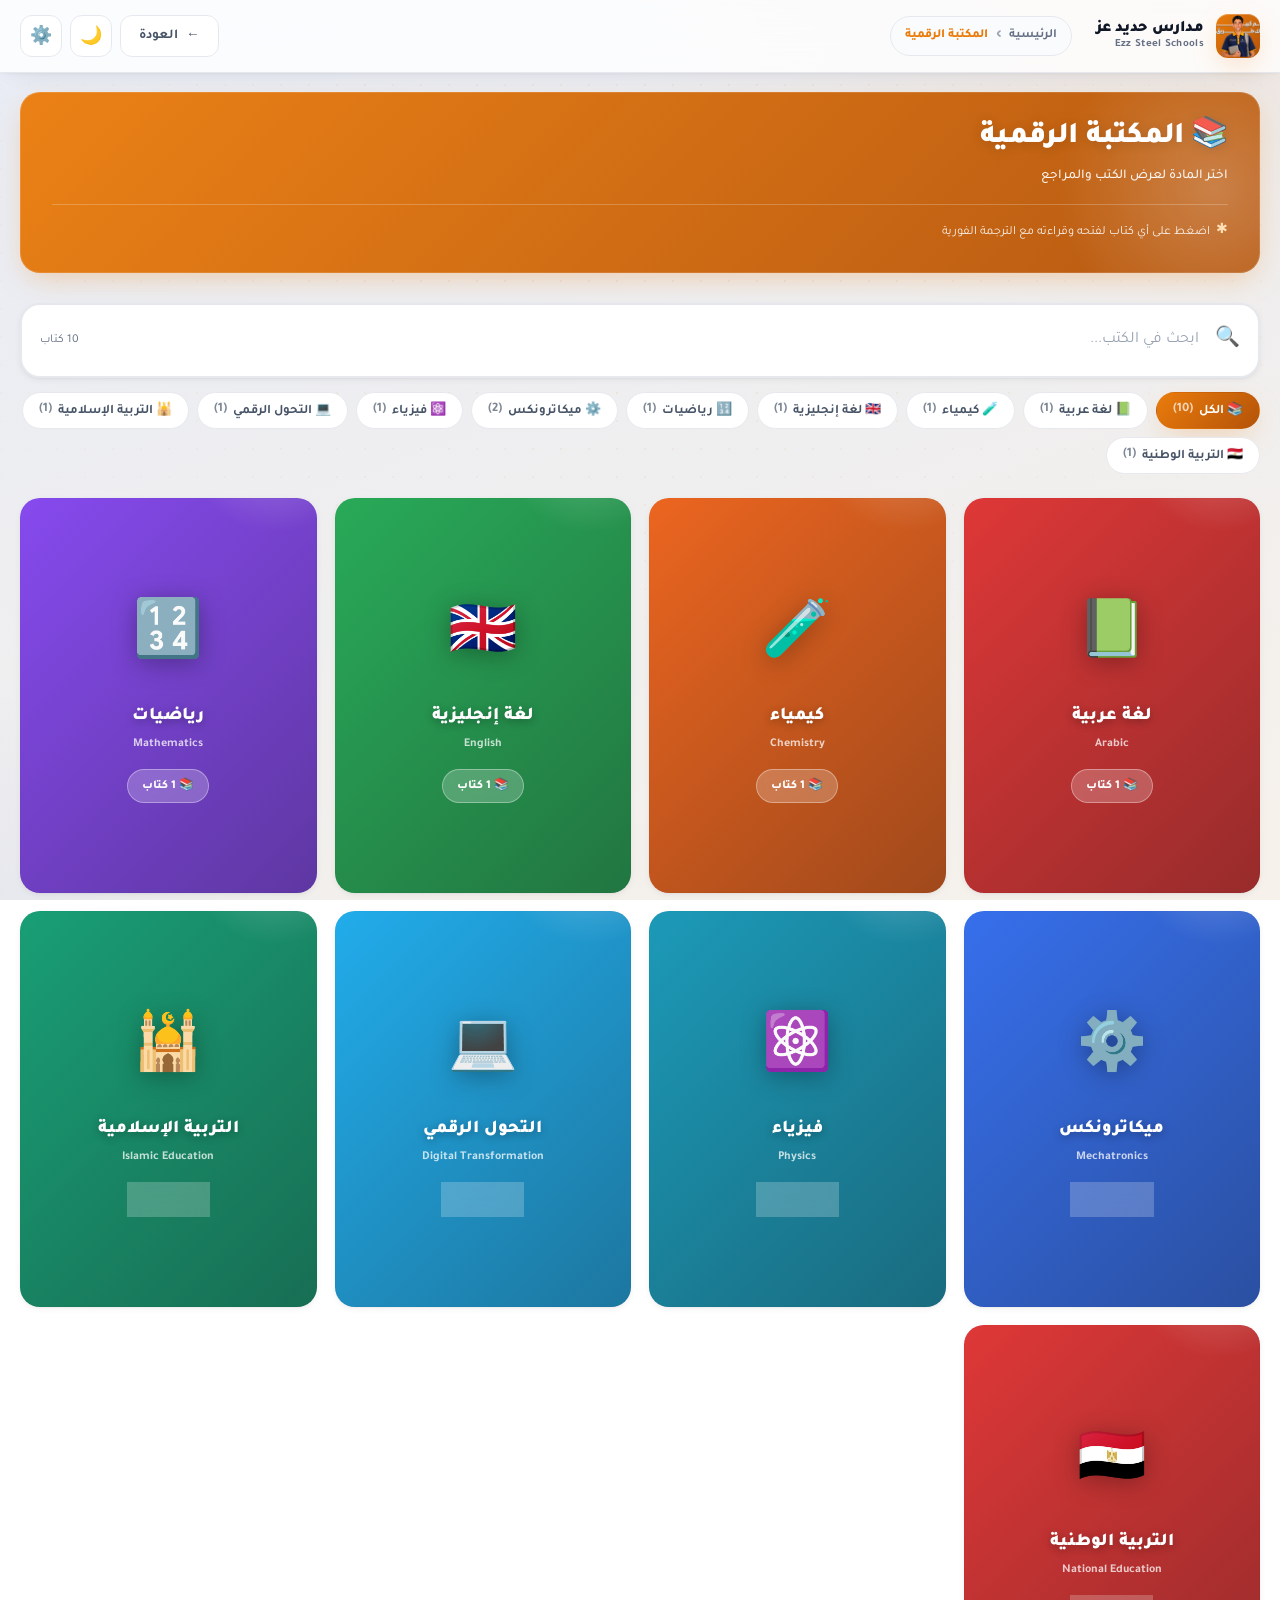
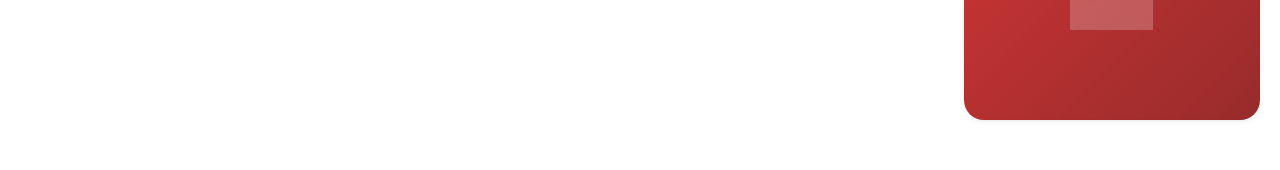
<file: books.html>
<!DOCTYPE html>
<html lang="ar" dir="rtl">
<head>
<meta charset="UTF-8">
<meta name="viewport" content="width=device-width, initial-scale=1, viewport-fit=cover">
<title>المكتبة الرقمية — مدارس حديد عز</title>
<meta name="theme-color" content="#ea7c0c">

<link rel="preconnect" href="https://fonts.googleapis.com">
<link rel="preconnect" href="https://fonts.gstatic.com" crossorigin>
<link href="https://fonts.googleapis.com/css2?family=Tajawal:wght@400;500;700;800;900&display=swap" rel="stylesheet">

<link rel="icon" type="image/png" sizes="32x32" href="icons/favicon-32x32.png">
<link rel="icon" type="image/png" sizes="16x16" href="icons/favicon-16x16.png">
<link rel="apple-touch-icon" sizes="180x180" href="icons/apple-touch-icon.png">

<link rel="stylesheet" href="css/style.css">
<link rel="stylesheet" href="css/books.css">
</head>
<body>

<!-- ============================================================
     🧭 الهيدر
     ============================================================ -->
<header class="app-header" id="appHeader">
  <div class="header-inner">
    <a href="index.html" class="brand" aria-label="مدارس حديد عز">
      <div class="brand-logo" aria-hidden="true">
        <img src="icons/logo.png" alt="" width="44" height="44"
             loading="eager" decoding="async"
             onerror="this.style.display='none'; this.parentElement.textContent='🎓';">
      </div>
      <div class="brand-text">
        <span class="brand-title">مدارس حديد عز</span>
        <span class="brand-subtitle">Ezz Steel Schools</span>
      </div>
    </a>

    <nav class="breadcrumb" aria-label="مسار التنقل">
      <a href="index.html">الرئيسية</a>
      <span class="sep">›</span>
      <span class="current">المكتبة الرقمية</span>
    </nav>

    <div class="header-spacer"></div>

    <div class="header-tools">
      <a href="index.html" class="back-btn" aria-label="العودة للمنصة">
        <span class="arrow" aria-hidden="true">←</span>
        <span class="label">العودة</span>
      </a>
      <button class="icon-btn" id="themeToggle" onclick="toggleTheme()"
              title="تبديل الوضع الليلي" aria-label="تبديل الوضع الليلي">🌙</button>
      <div class="settings-wrap">
        <button class="icon-btn" id="settingsBtn" onclick="toggleSettings(event)"
                title="الإعدادات" aria-label="الإعدادات" aria-expanded="false">⚙️</button>
        <div class="settings-menu" id="settingsMenu" role="menu">
          <div class="settings-section">
            <span class="settings-label">🌐 لغة الترجمة</span>
            <div class="settings-options">
              <button class="opt-pill trans-btn" data-lang="ar" onclick="switchTransLang('ar')">🇪🇬 عربي</button>
              <button class="opt-pill trans-btn" data-lang="en" onclick="switchTransLang('en')">🇬🇧 إنجليزي</button>
              <button class="opt-pill trans-btn" data-lang="it" onclick="switchTransLang('it')">🇮🇹 إيطالي</button>
            </div>
          </div>
        </div>
      </div>
    </div>
  </div>
</header>

<div class="toast-container" id="toastContainer" aria-live="polite"></div>

<!-- ============================================================
     📚 المحتوى الرئيسي
     ============================================================ -->
<main class="books-container">

  <!-- بطاقة الترحيب -->
  <div class="welcome-card">
    <h1>📚 المكتبة الرقمية</h1>
    <p>اختر المادة لعرض الكتب والمراجع</p>
    <div class="welcome-note">اضغط على أي كتاب لفتحه وقراءته مع الترجمة الفورية</div>
  </div>
  <br>
  <!-- شريط البحث والتصفية -->
  <div class="books-toolbar">
    <div class="books-search">
      <span>🔍</span>
      <input type="text" id="booksSearch" placeholder="ابحث في الكتب..." autocomplete="off">
      <span class="count" id="booksCount"></span>
    </div>
    <div class="books-filters" id="booksFilters"></div>
  </div>

  <!-- شبكة المواد -->
  <section class="subjects-grid" id="subjectsGrid"></section>

  <!-- شبكة الكتب -->
  <section class="books-grid-wrap" id="booksGridWrap" style="display:none">
    <div class="books-header">
      <button class="back-to-subjects" onclick="backToSubjects()">
        <span>←</span> العودة للمواد
      </button>
      <h2 id="currentSubjectTitle"></h2>
      <span class="badge" id="currentSubjectCount"></span>
    </div>
    <div class="books-grid" id="booksGrid"></div>
  </section>

  <!-- لا يوجد نتائج -->
  <div class="empty-state" id="emptyState" style="display:none">
    <div class="empty-icon">📭</div>
    <h3>لا يوجد نتائج</h3>
    <p>جرب البحث بكلمة أخرى</p>
  </div>

</main>

<!-- ============================================================
     📖 عارض PDF مع الترجمة
     ============================================================ -->
<div id="readerViewer" class="reader-viewer">
  <div class="reader-bar">
    <button class="reader-close" onclick="closeReader()" title="إغلاق">✕</button>
    <span class="reader-title" id="readerTitle">كتاب</span>
    <div class="reader-controls">
      <button id="readerPrev" onclick="readerGo(-1)">◀</button>
      <span class="reader-pageinfo">
        <span id="readerCur">1</span> / <span id="readerTotal">1</span>
      </span>
      <button id="readerNext" onclick="readerGo(1)">▶</button>
      <button id="readerZoomOut" onclick="readerZoom(-1)" title="تصغير">➖</button>
      <button id="readerZoomIn" onclick="readerZoom(1)" title="تكبير">➕</button>
      <button id="readerTrans" onclick="toggleTranslation()" title="الترجمة">🌐</button>
      <button id="readerAutoSpeak" onclick="toggleAutoSpeak()" title="النطق التلقائي">🔊</button>
      <button id="readerFullscreen" onclick="readerFullscreen()" title="ملء الشاشة">⛶</button>
    </div>
  </div>
  <div class="reader-body">
    <div id="readerCanvasWrap">
      <div class="reader-loading">⏳ جارٍ التحميل...</div>
    </div>
    <aside class="translation-panel" id="translationPanel">
      <div class="trans-header">
  <h3>🌐 الترجمة الفورية</h3>
  <div class="trans-header-actions">
    <button onclick="clearTranslation()" title="مسح الكل" aria-label="مسح الكل">🗑️</button>
    <button class="trans-close-btn" onclick="toggleTranslation()" title="إغلاق" aria-label="إغلاق">✕</button>
  </div>
</div>
      <div class="trans-lang-tabs">
        <button class="trans-tab active" data-lang="ar" onclick="setTransLang('ar')">🇪🇬 عربي</button>
        <button class="trans-tab" data-lang="en" onclick="setTransLang('en')">🇬🇧 English</button>
        <button class="trans-tab" data-lang="it" onclick="setTransLang('it')">🇮🇹 Italiano</button>
      </div>
      <div class="trans-content" id="transContent">
        <div class="trans-empty">
          <div class="trans-empty-icon">📝</div>
          <p>اضغط على أي نص في الصفحة<br>أو حدد نصاً للترجمة</p>
        </div>
      </div>
      <div class="trans-input-wrap">
        <textarea id="transInput" placeholder="اكتب أو الصق النص هنا للترجمة..." rows="3"></textarea>
        <button onclick="translateInput()" class="trans-go">ترجم</button>
      </div>
    </aside>
  </div>
  <div class="reader-thumbs" id="readerThumbs"></div>
</div>

<!-- Overlay -->
<div class="reader-overlay" id="readerOverlay" onclick="closeReader()"></div>
<!--  لإغلاق لوحة الترجمة عند الضغط خارجها -->
<div class="trans-overlay" id="transOverlay" onclick="toggleTranslation()"></div>
<script src="js/lib/pdf.min.js"></script>
<script>
  pdfjsLib.GlobalWorkerOptions.workerSrc = 'js/lib/pdf.worker.min.js';
</script>
<script src="js/app.js" defer></script>
<script src="js/books.js" defer></script>

</body>
</html>
</file>
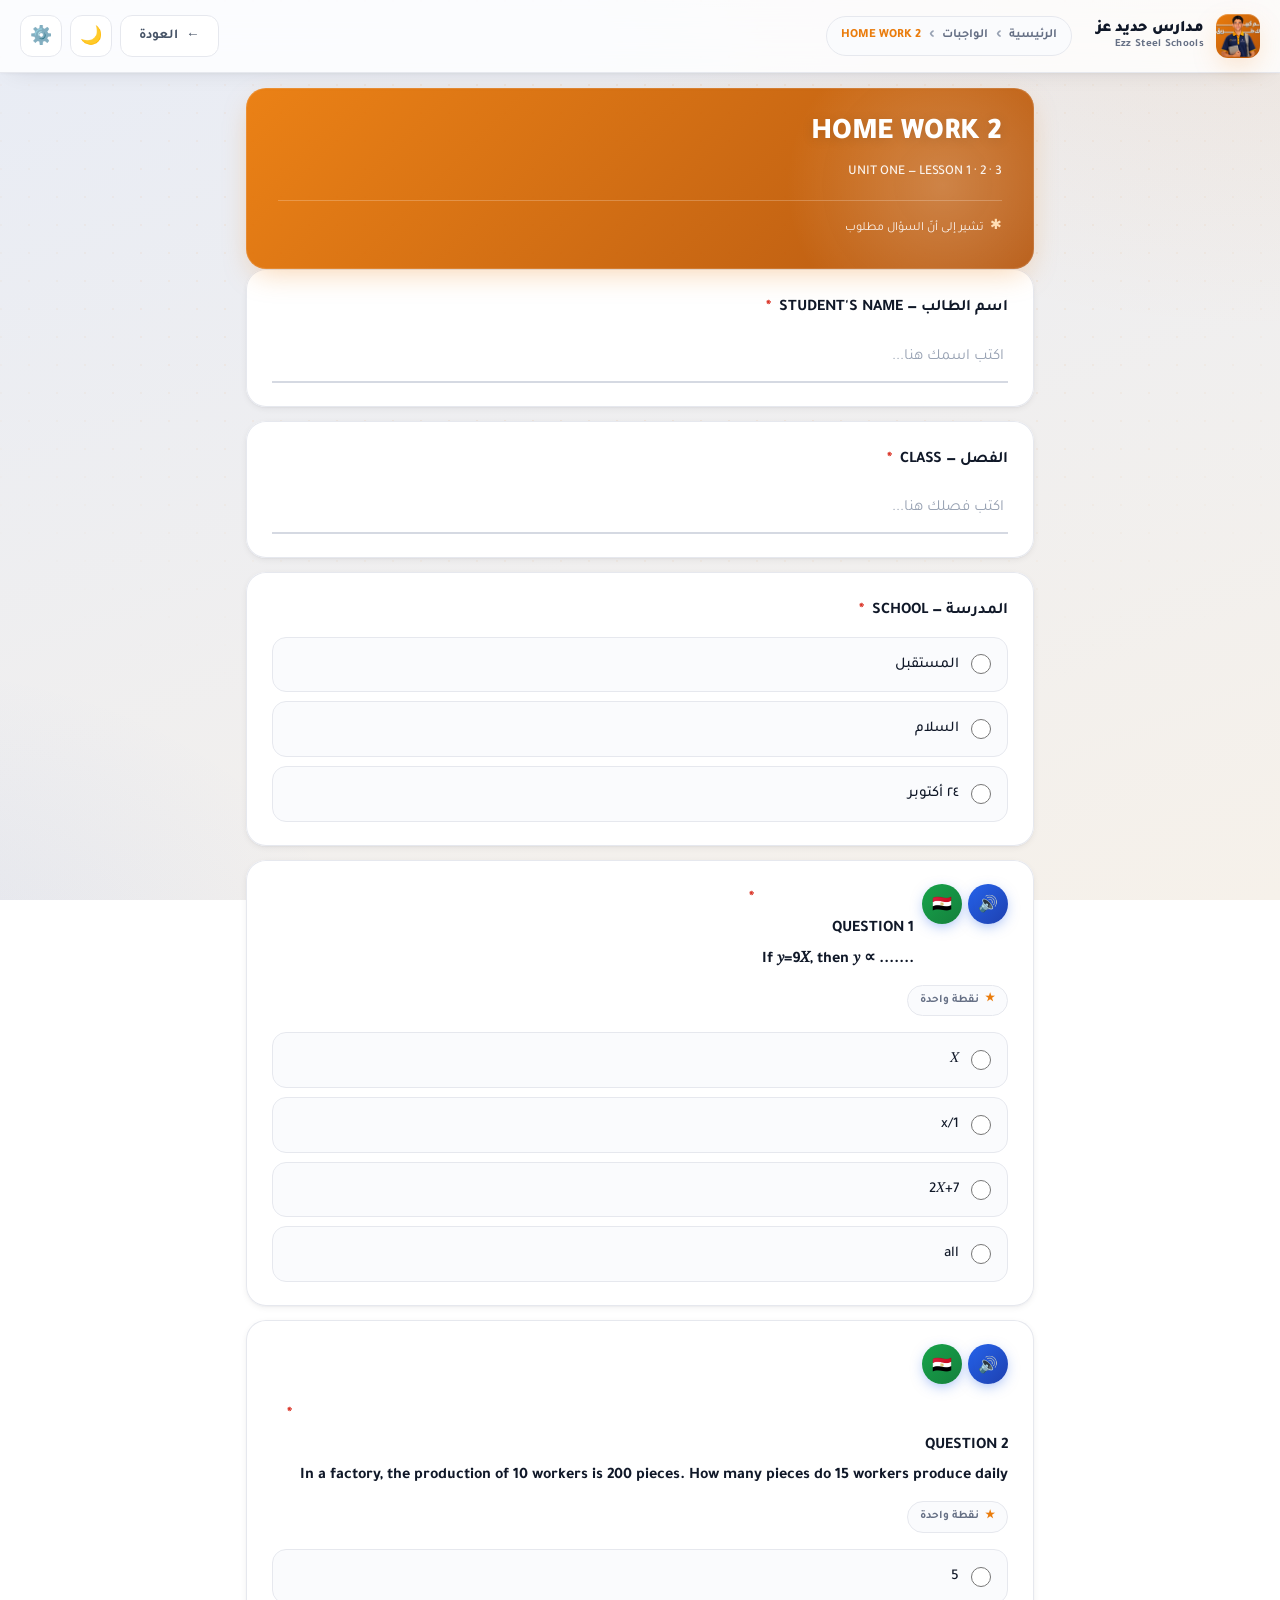
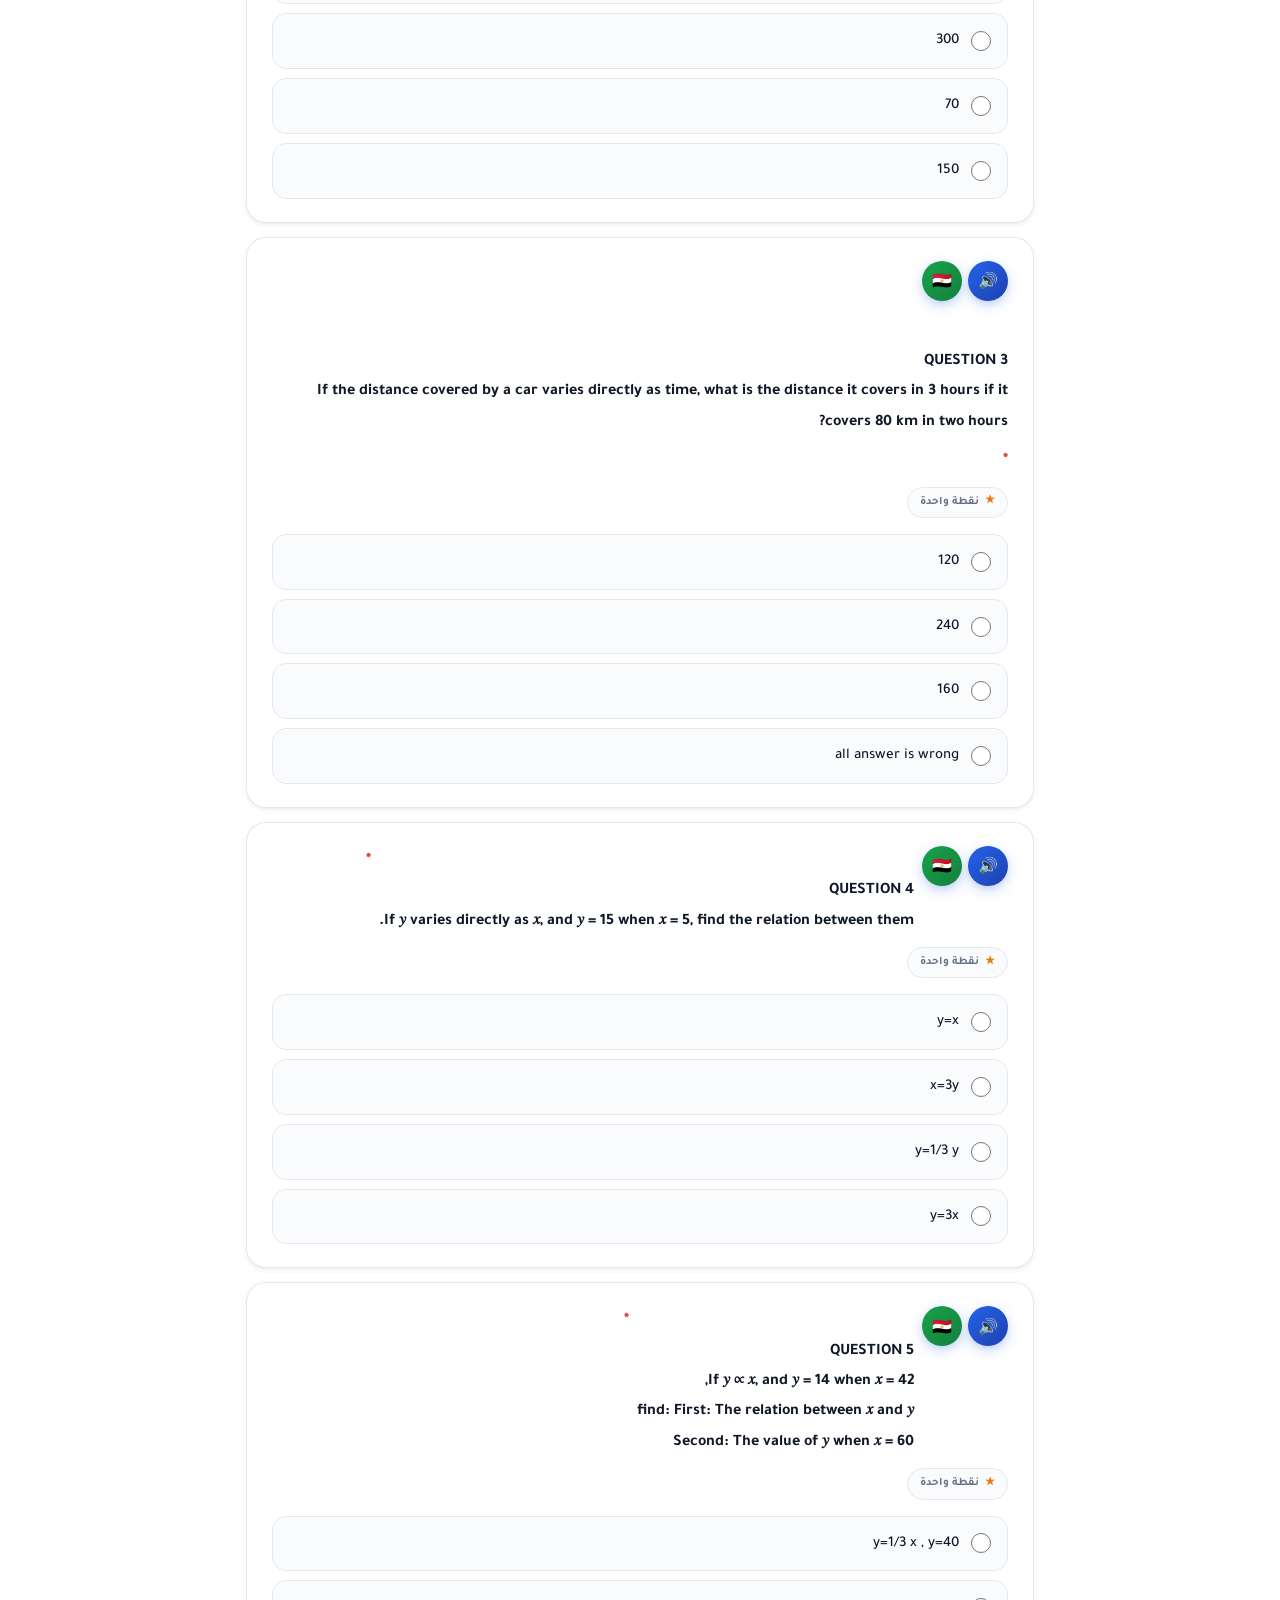
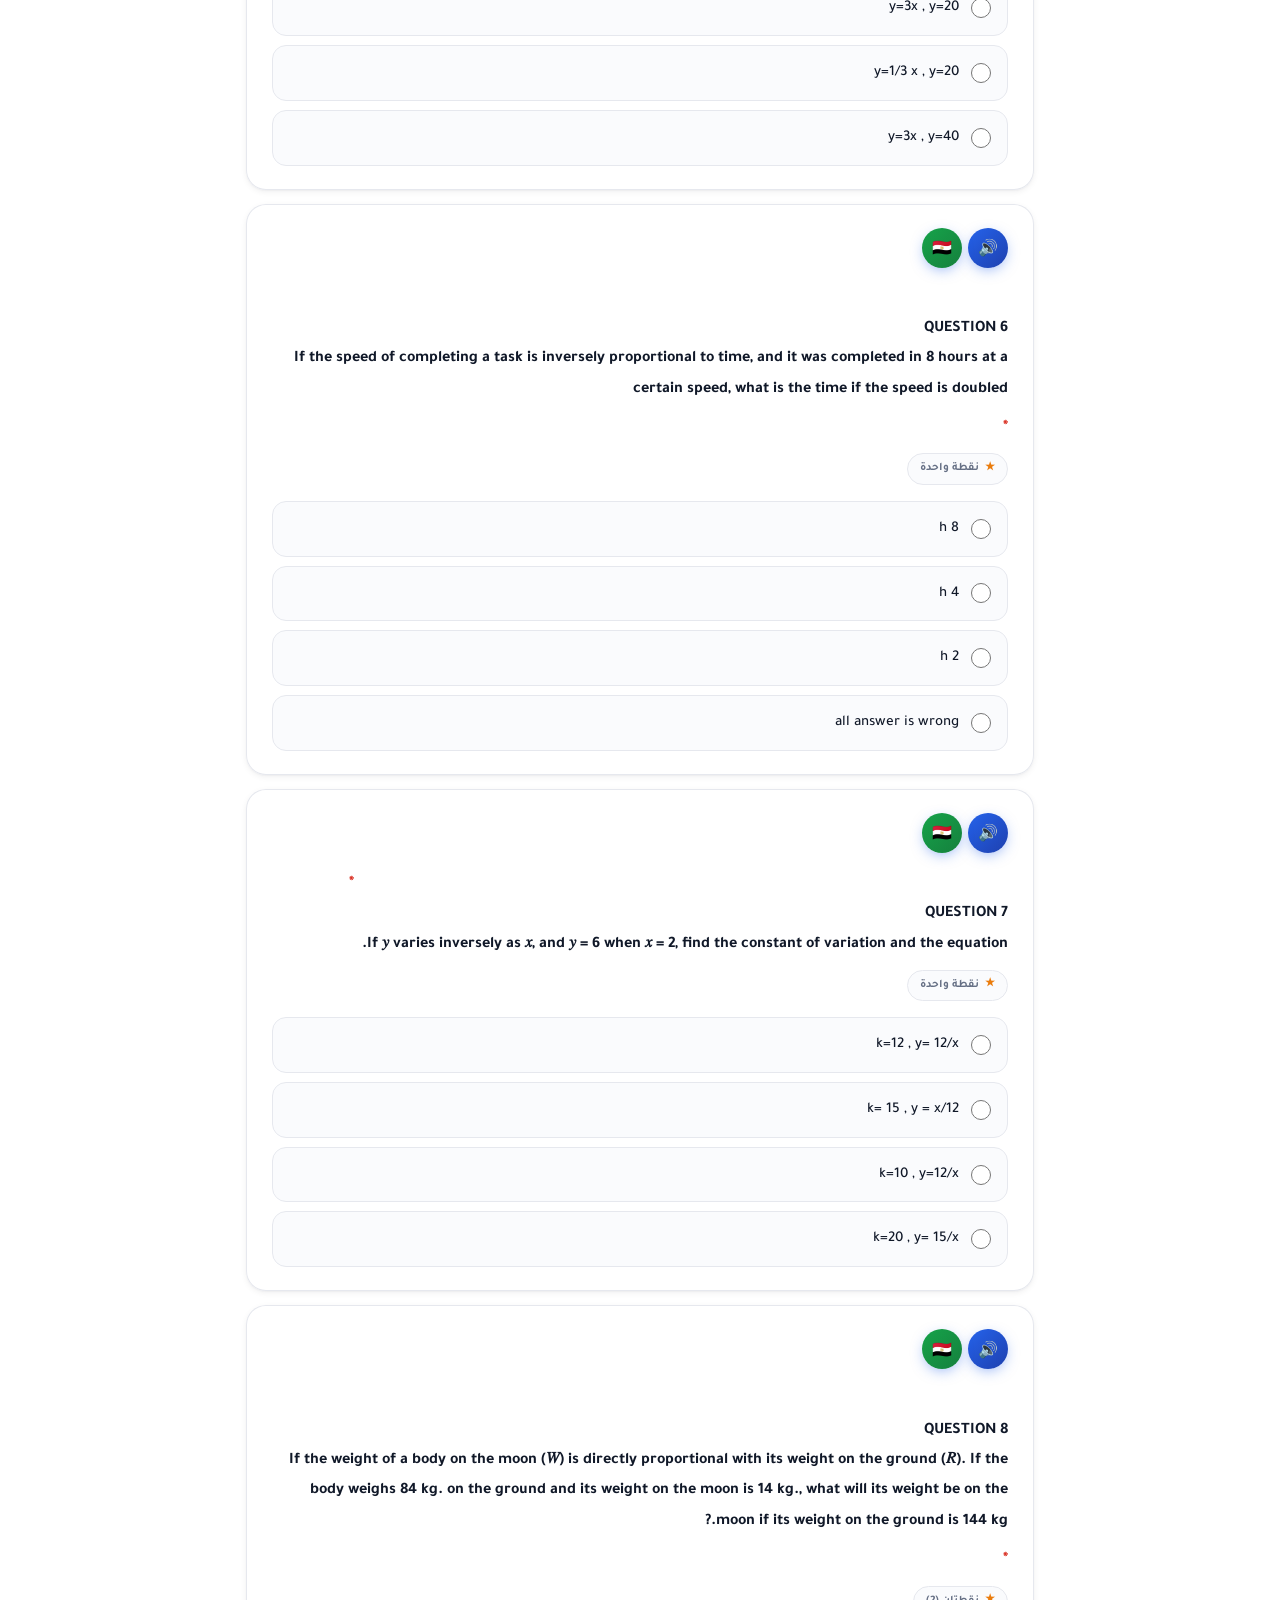
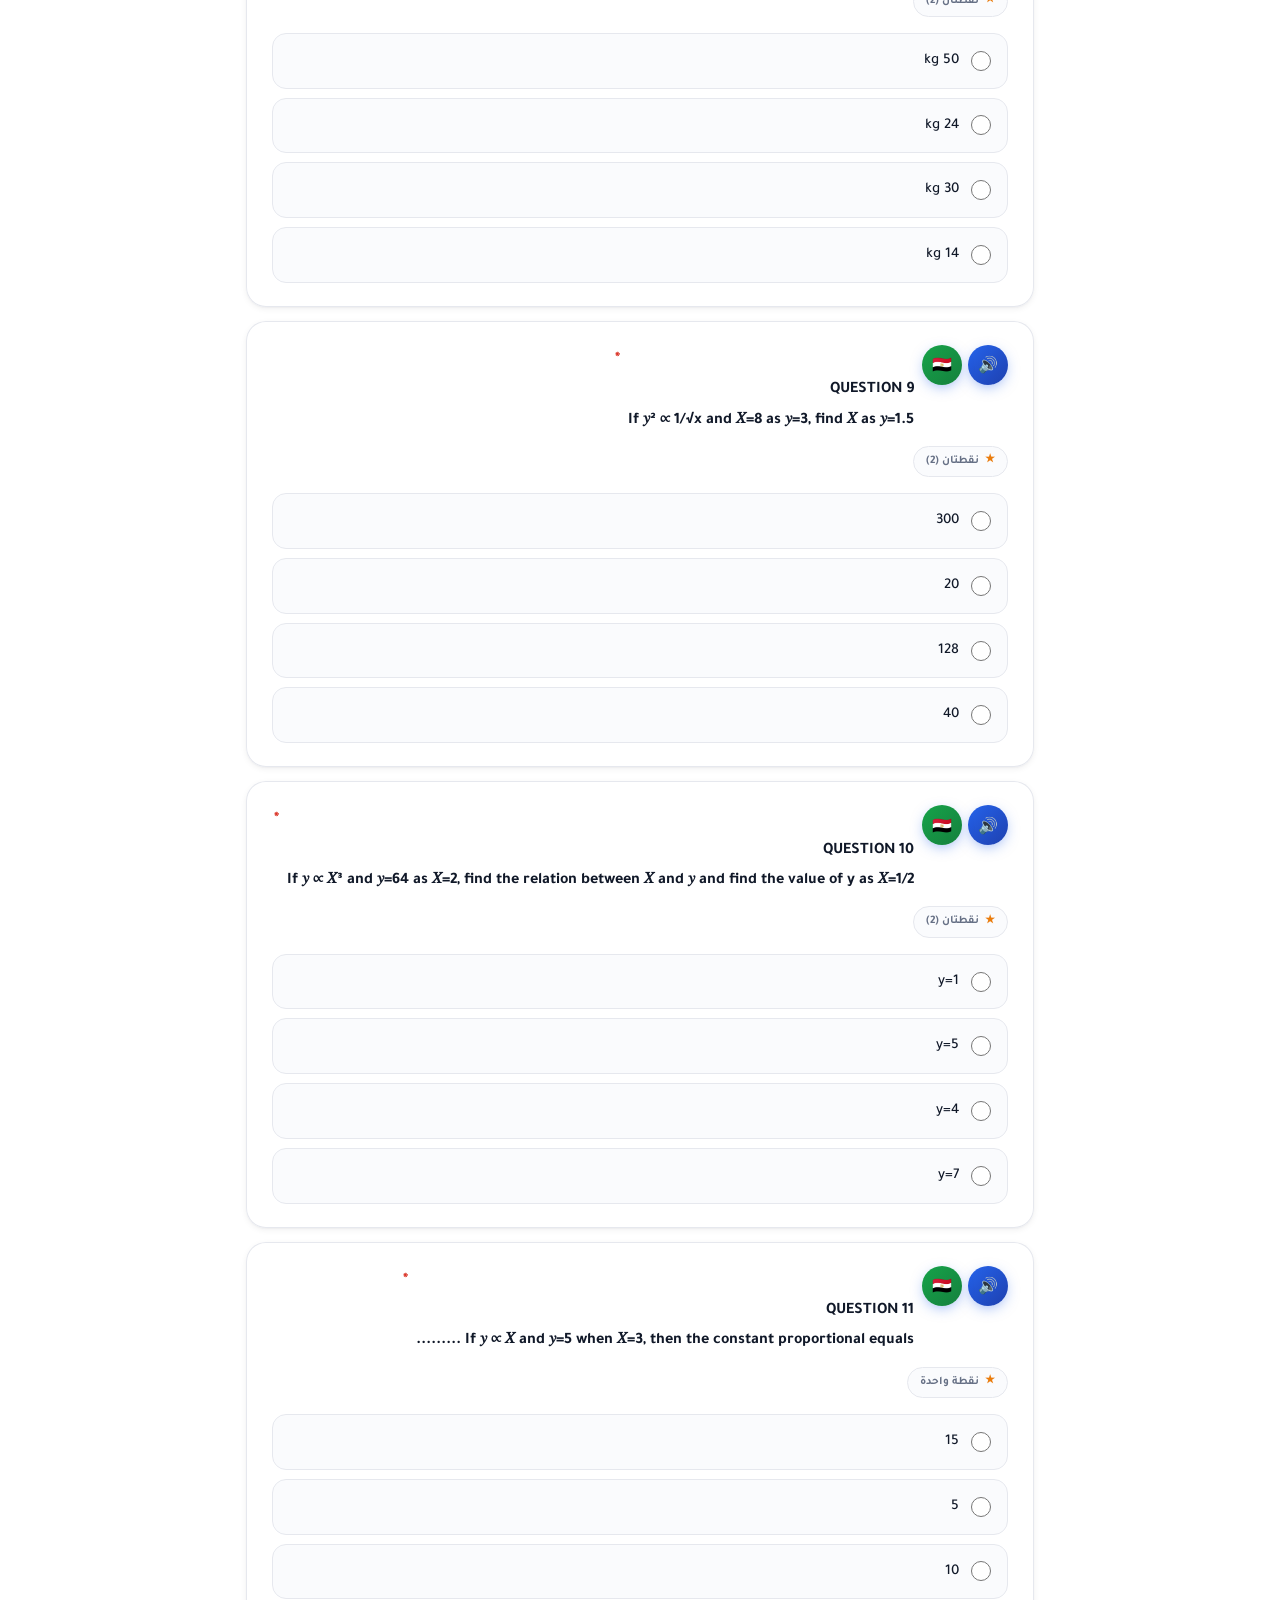
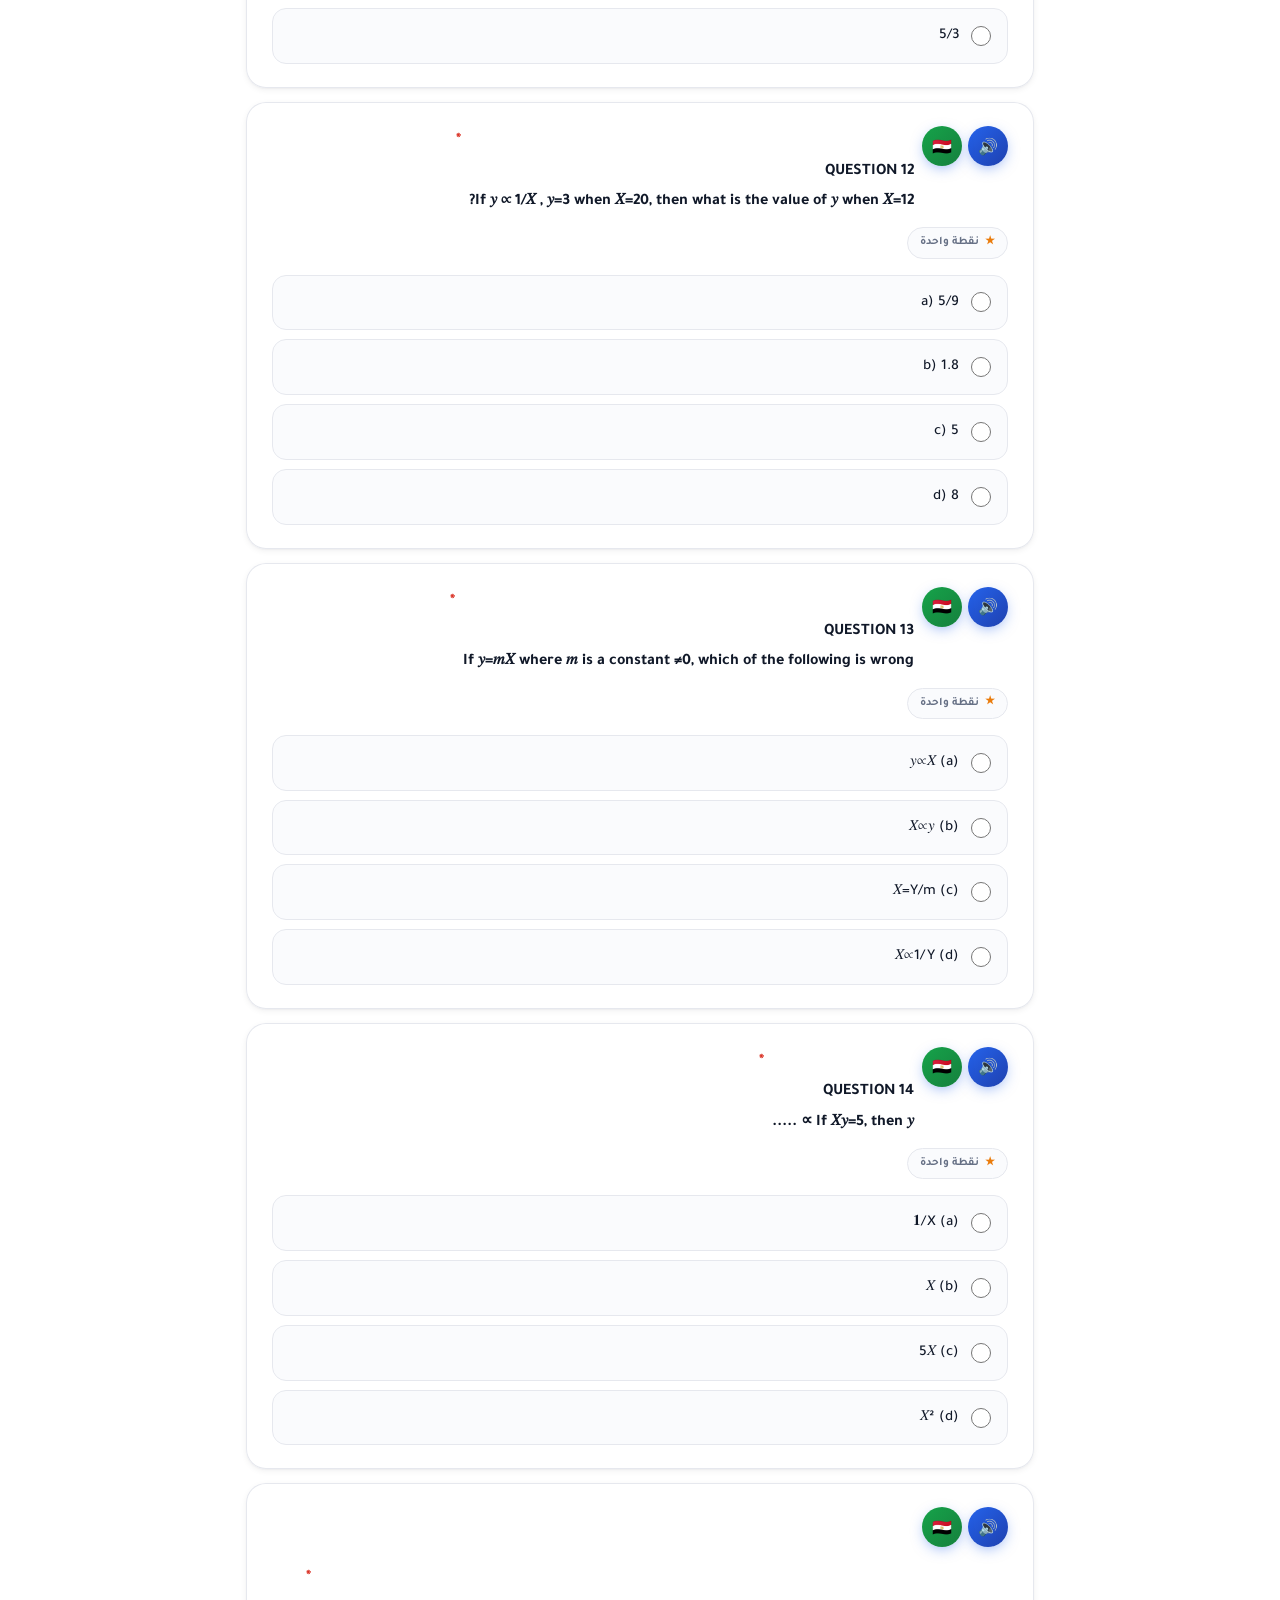
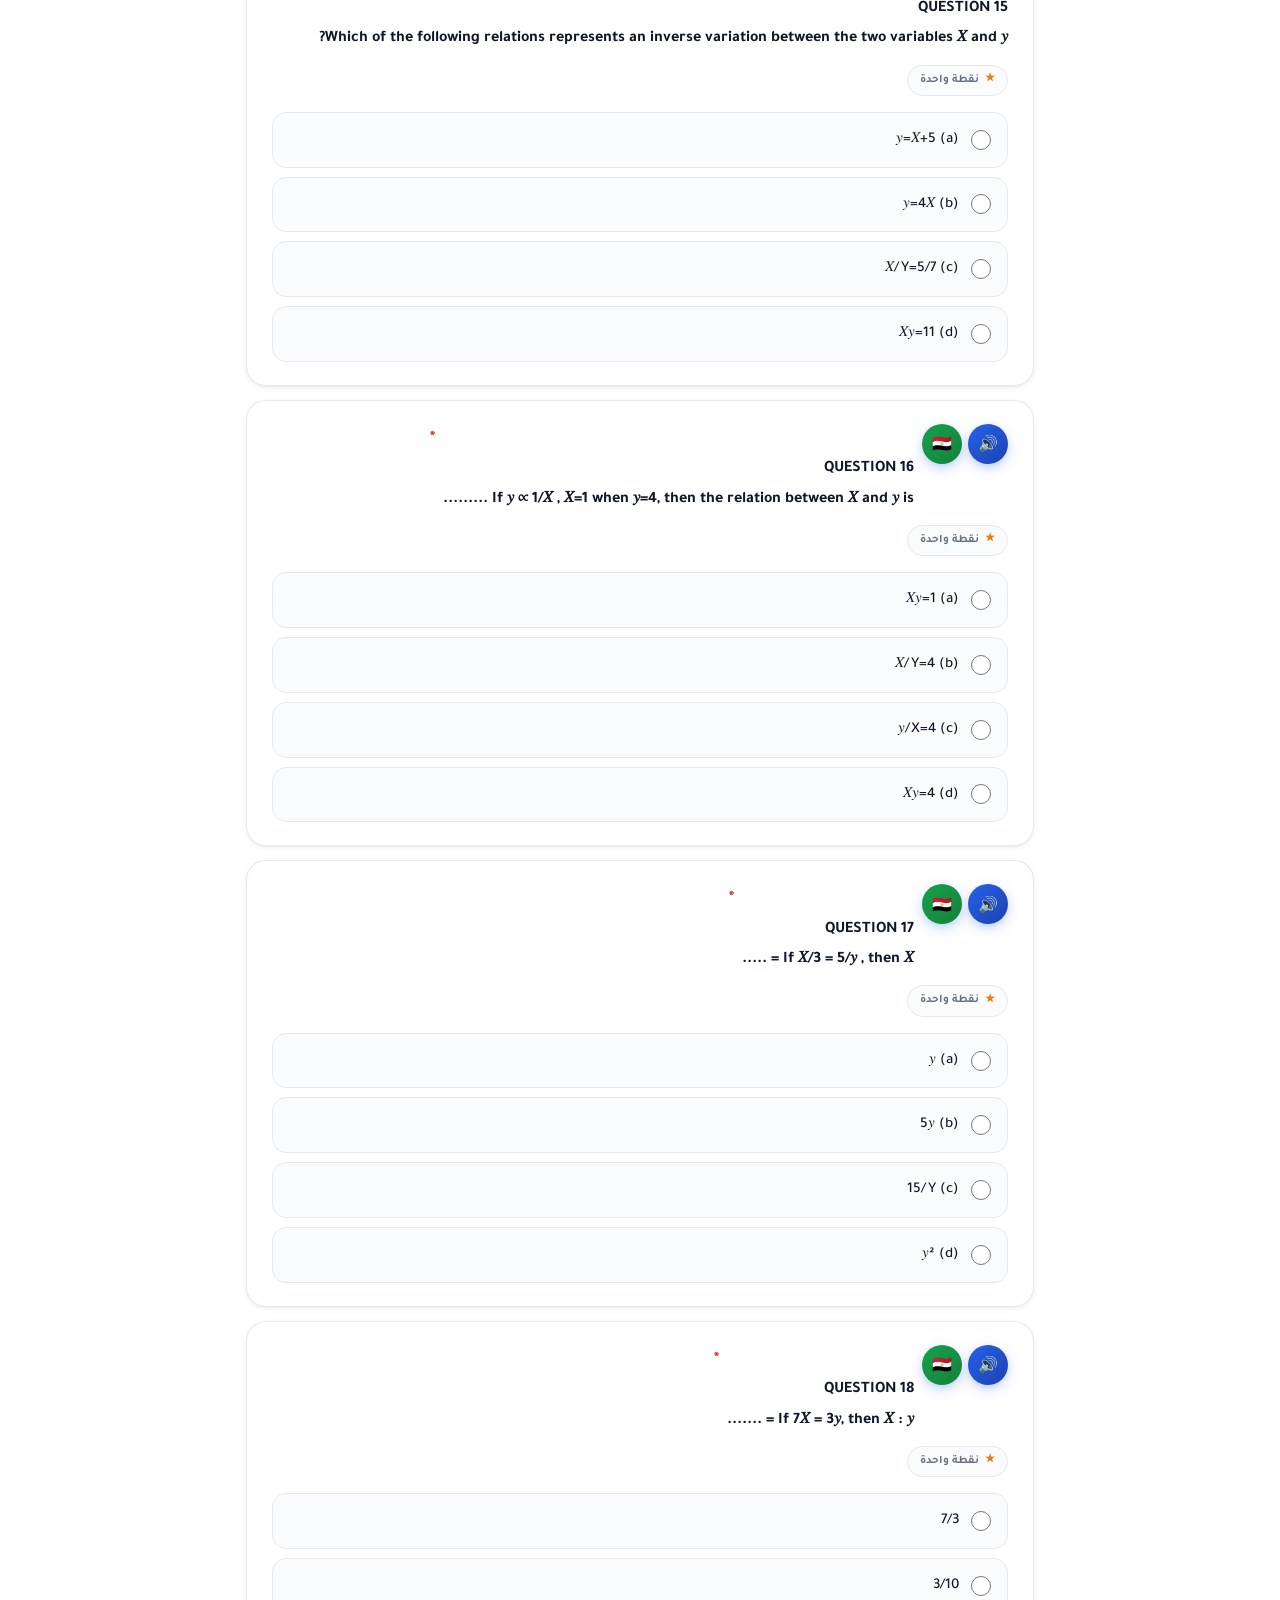
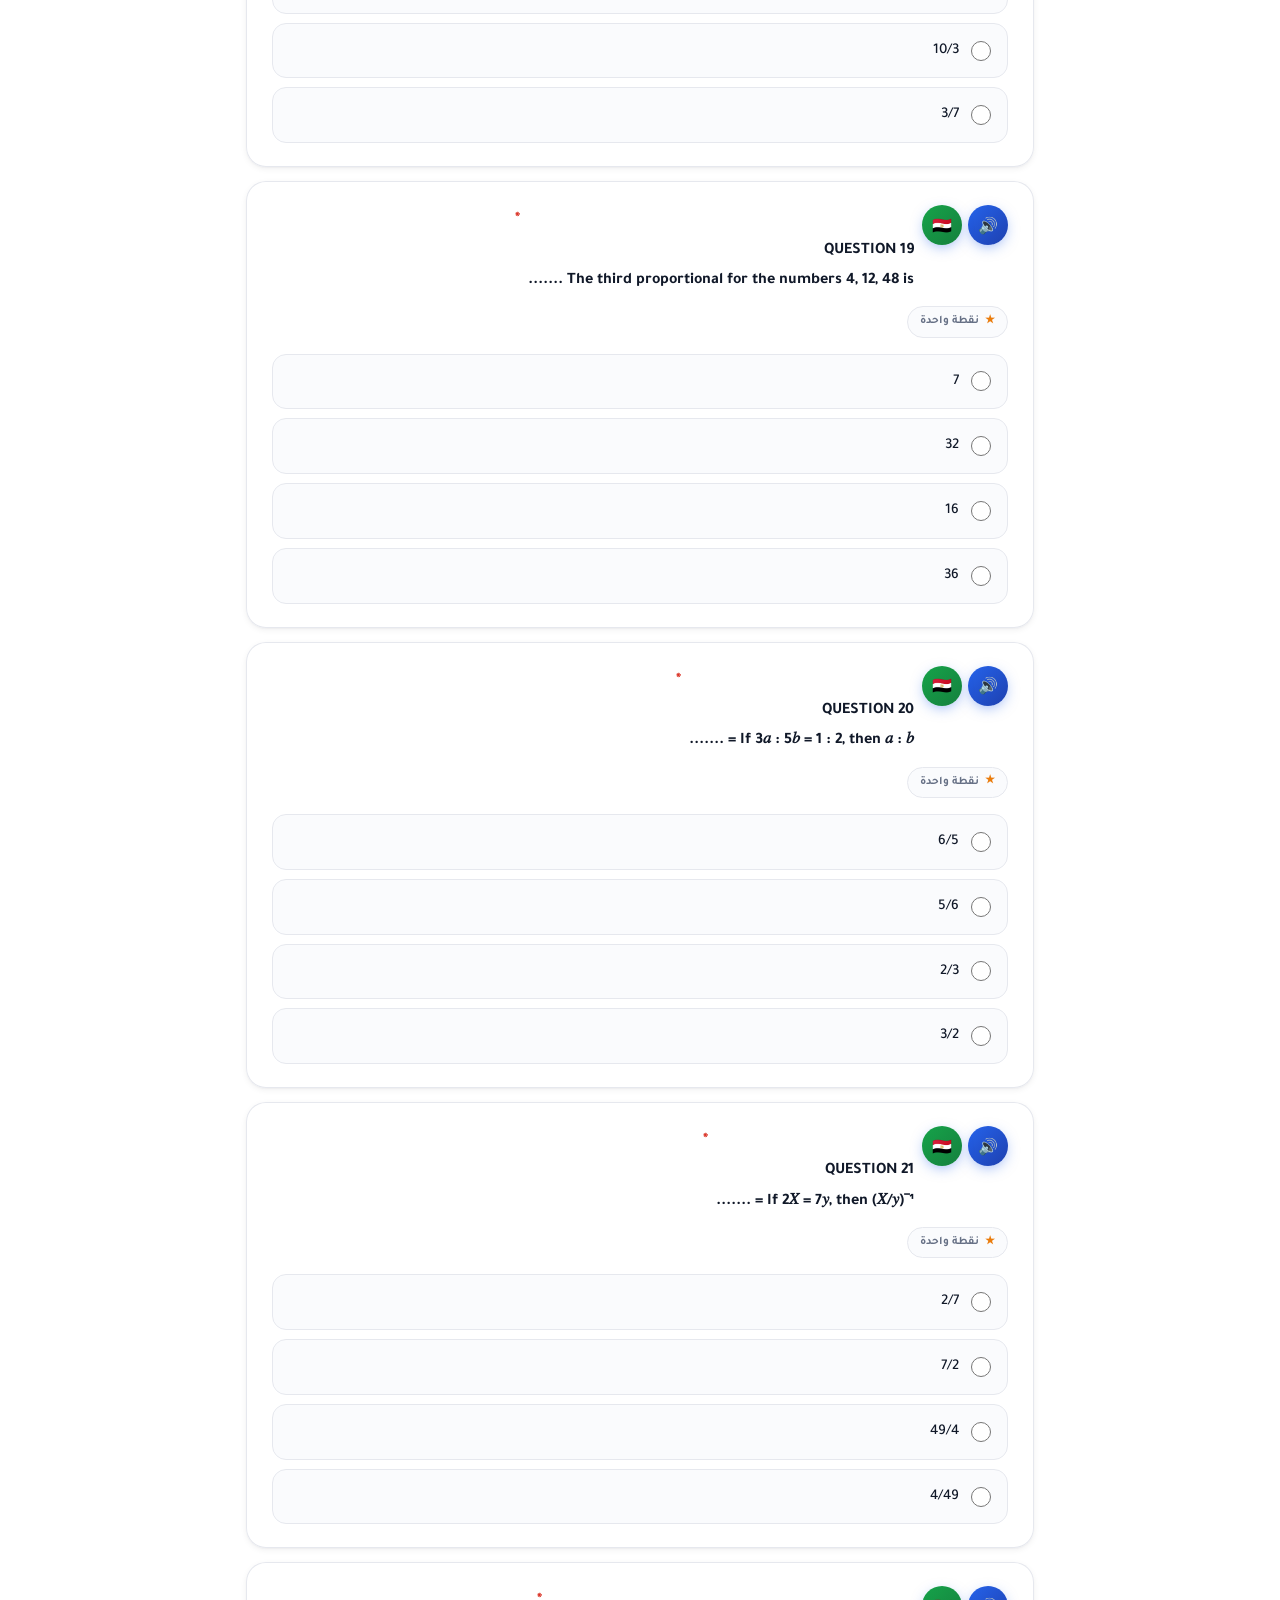
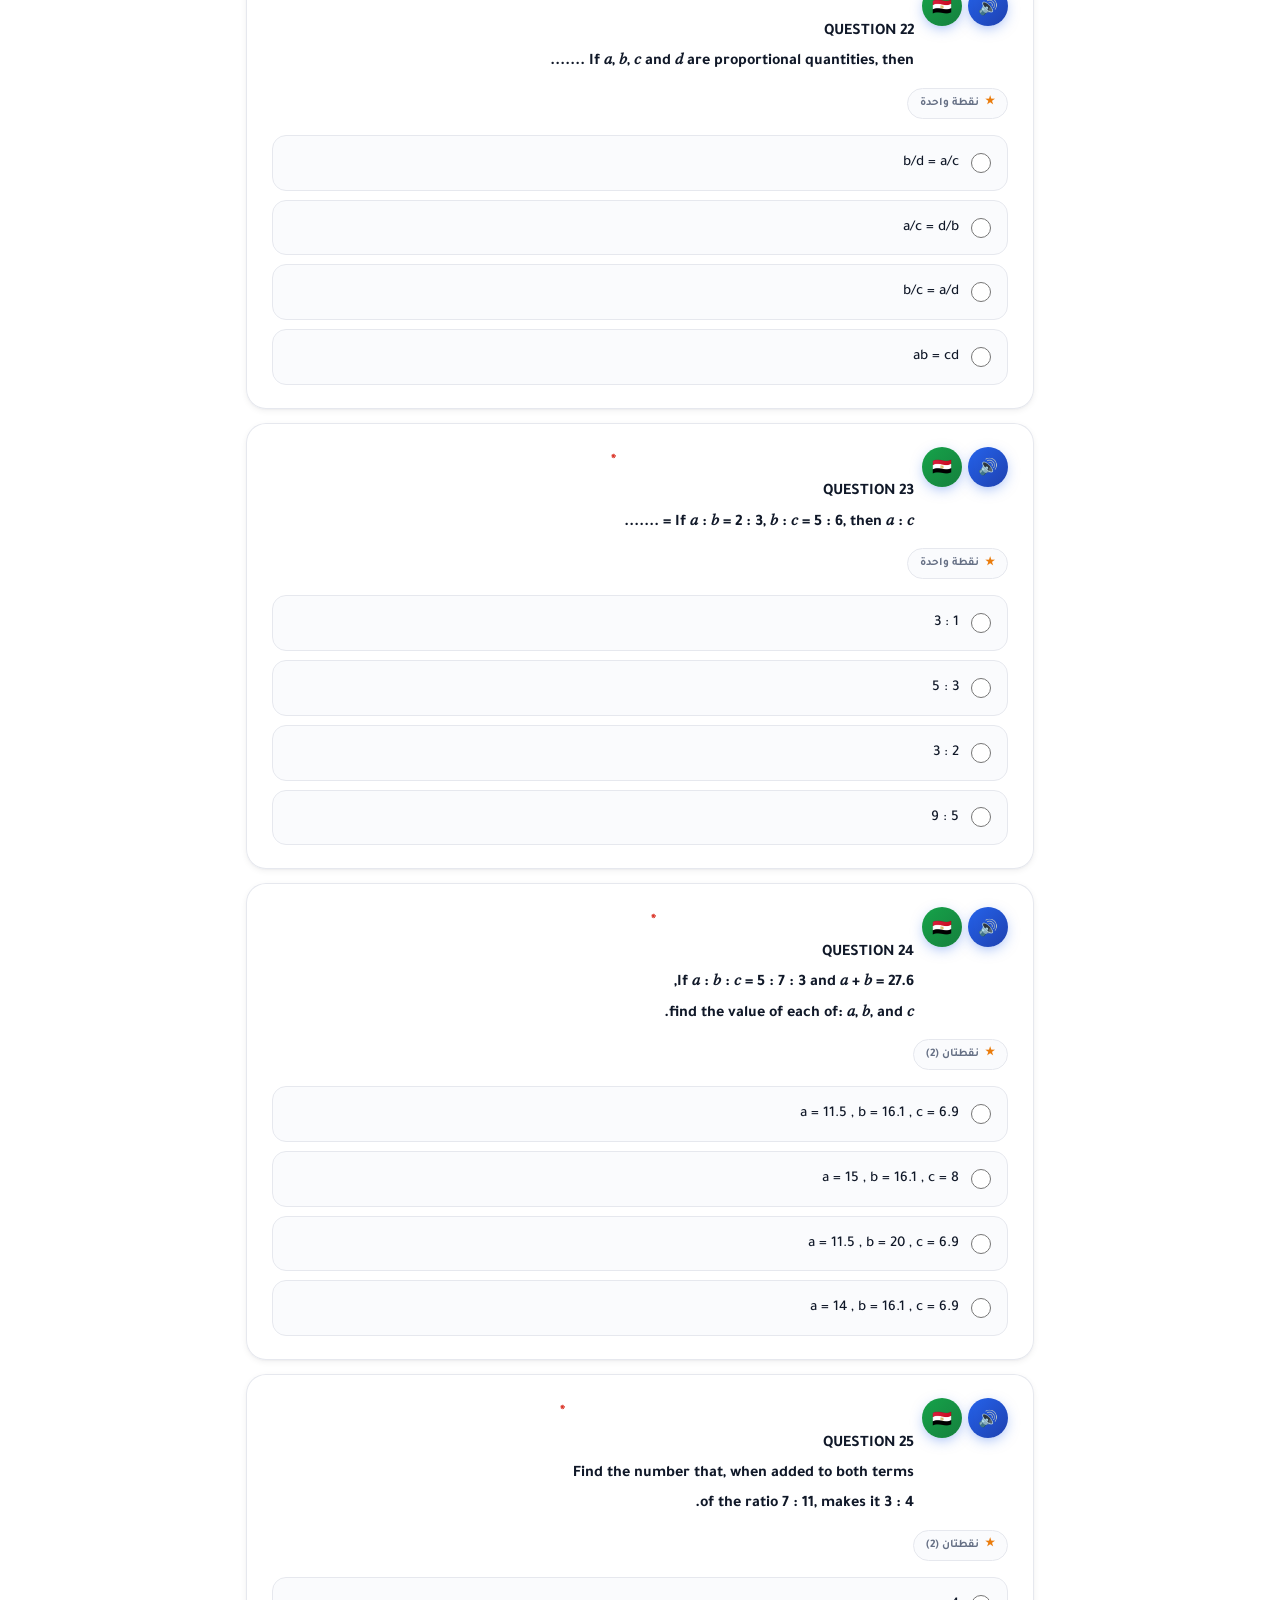
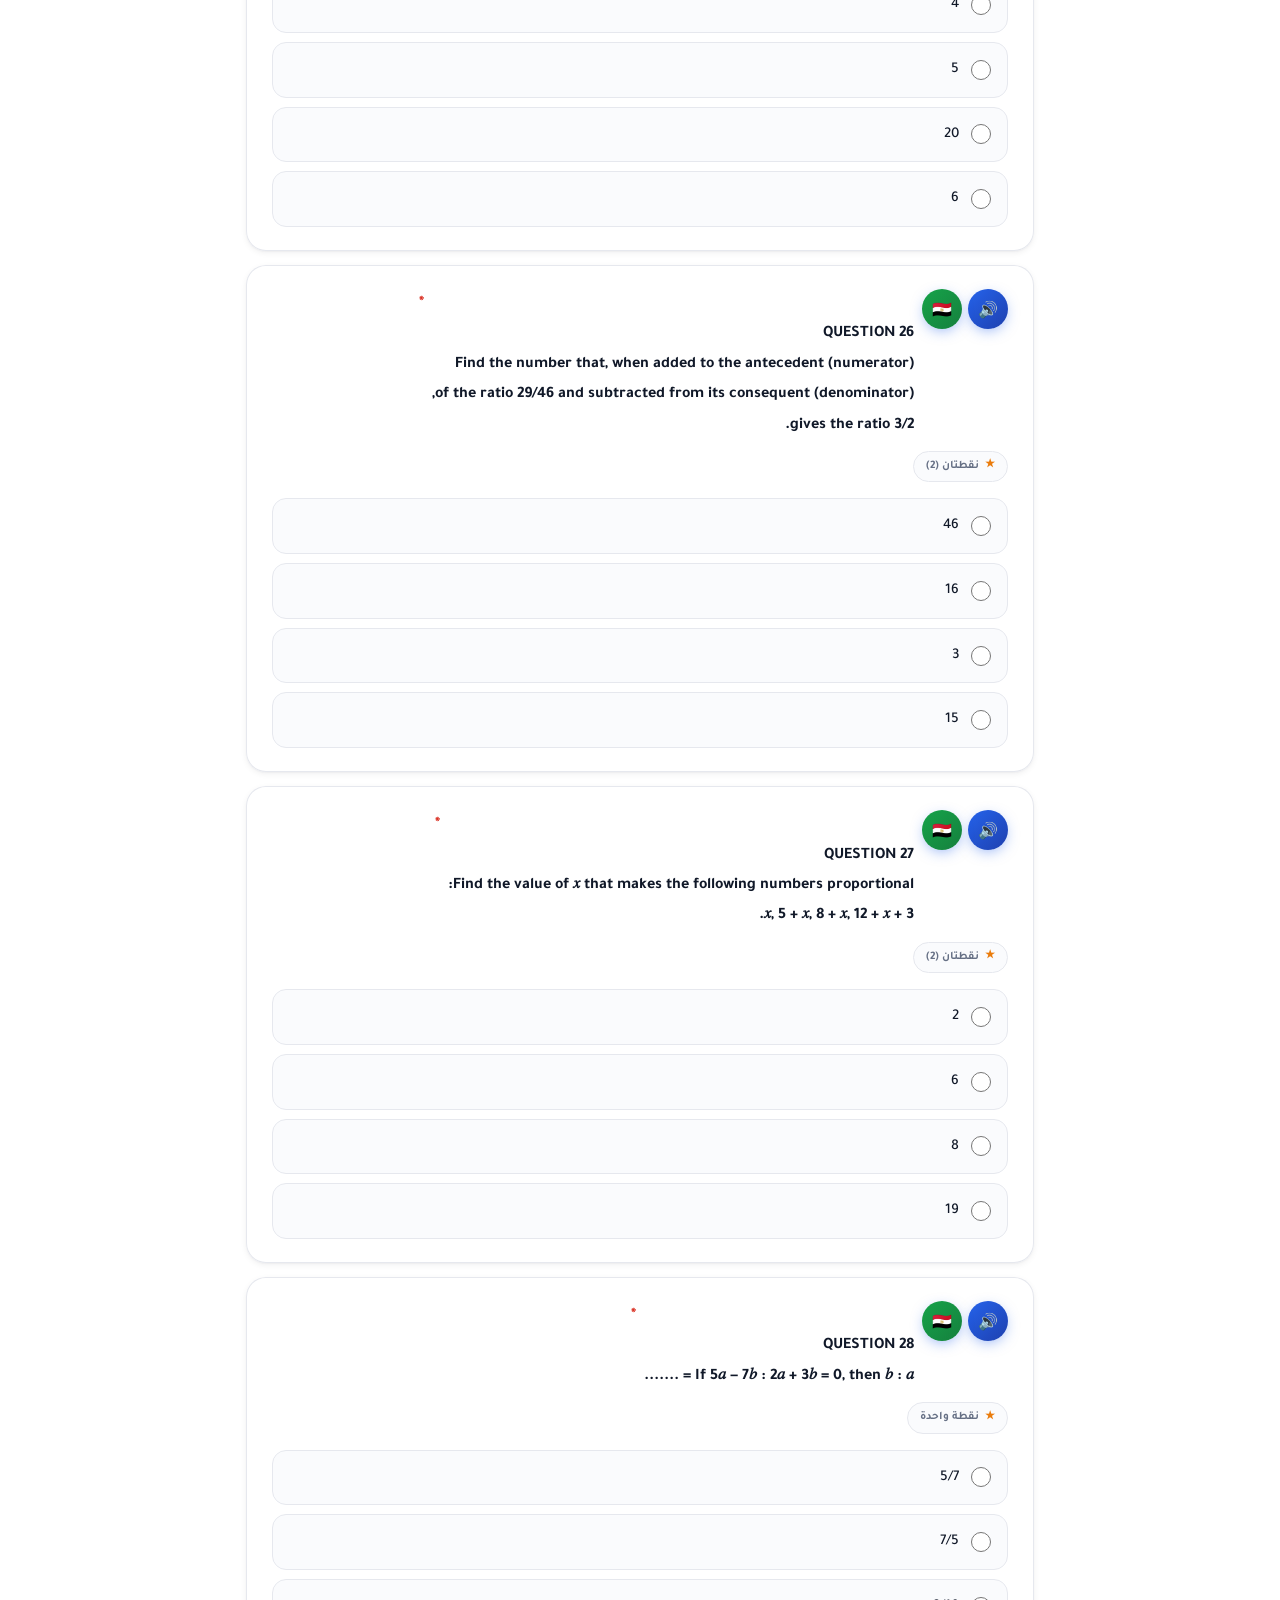
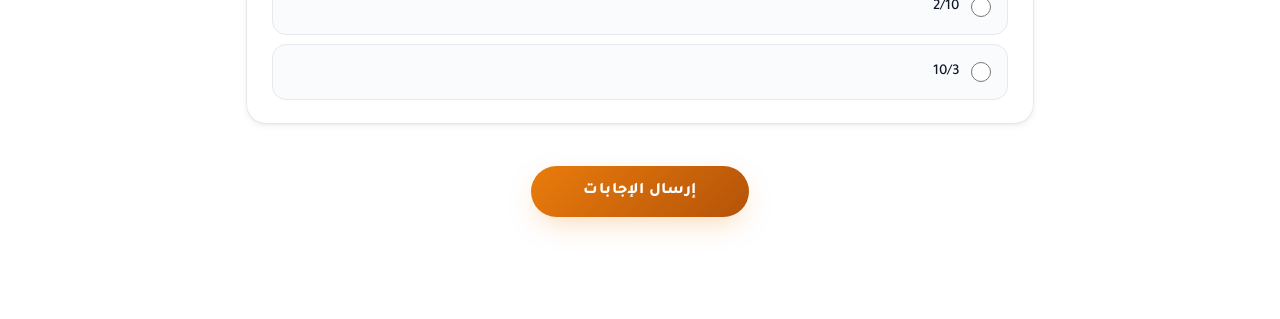
<file: homework.html>
<!DOCTYPE html>
<html lang="ar" dir="rtl">
<head>
<meta charset="UTF-8">
<meta name="viewport" content="width=device-width, initial-scale=1, viewport-fit=cover">
<title>HOME WORK2 — مدارس حديد عز</title>
<meta name="theme-color" content="#ea7c0c">

<link rel="preconnect" href="https://fonts.googleapis.com">
<link rel="preconnect" href="https://fonts.gstatic.com" crossorigin>
<link href="https://fonts.googleapis.com/css2?family=Tajawal:wght@400;500;700;800;900&display=swap" rel="stylesheet">

<link rel="icon" type="image/png" sizes="32x32" href="icons/favicon-32x32.png">
<link rel="icon" type="image/png" sizes="16x16" href="icons/favicon-16x16.png">
<link rel="apple-touch-icon" sizes="180x180" href="icons/apple-touch-icon.png">

<link rel="stylesheet" href="css/style.css">

<!-- ============================================================
     🎨 CSS مدمج لأزرار النطق (إنجليزي + عربي)
     ============================================================ -->
<style>
  .question-actions {
    display: inline-flex;
    gap: 6px;
    align-items: center;
    margin-bottom: 8px;
    vertical-align: middle;
  }

  /* 🔊 زر النطق الإنجليزي */
  .speak-btn.speak-en {
    background: linear-gradient(135deg, #2563eb, #1e40af);
  }

  .speak-btn.speak-en:hover {
    background: linear-gradient(135deg, #1d4ed8, #1e3a8a);
  }

  /* 🇪🇬 زر النطق العربي (مترجم) */
  .speak-btn.speak-ar {
    background: linear-gradient(135deg, #16a34a, #15803d);
    font-size: 16px;
    padding: 0;
    min-width: 40px;
    display: inline-flex;
    align-items: center;
    justify-content: center;
  }

  .speak-btn.speak-ar:hover {
    background: linear-gradient(135deg, #15803d, #166534);
    transform: scale(1.12);
  }

  /* عند التحميل */
  .speak-btn.speak-ar.speaking-now {
    background: linear-gradient(135deg, #f59e0b, #d97706);
    animation: speakPulse 1.2s ease-in-out infinite;
  }
</style>
</head>
<body>

<!-- ============================================================
     🧭 الهيدر الاحترافي
     ============================================================ -->
<header class="app-header" id="appHeader">
  <div class="header-inner">
    <a href="index.html" class="brand" aria-label="مدارس حديد عز">
      <div class="brand-logo" aria-hidden="true">
        <img src="icons/logo.png" alt="" width="44" height="44" loading="eager" decoding="async"
             onerror="this.style.display='none'; this.parentElement.textContent='🎓';">
      </div>
      <div class="brand-text">
        <span class="brand-title">مدارس حديد عز</span>
        <span class="brand-subtitle">Ezz Steel Schools</span>
      </div>
    </a>

    <nav class="breadcrumb" aria-label="مسار التنقل">
      <a href="index.html">الرئيسية</a>
      <span class="sep">›</span>
      <a href="index.html">الواجبات</a>
      <span class="sep">›</span>
      <span class="current">HOME WORK 2</span>
    </nav>

    <div class="header-spacer"></div>

    <div class="header-tools">
      <a href="index.html" class="back-btn" aria-label="العودة للمنصة">
        <span class="arrow" aria-hidden="true">←</span>
        <span class="label">العودة</span>
      </a>

      <button class="icon-btn" id="themeToggle" onclick="toggleTheme()"
              title="تبديل الوضع الليلي" aria-label="تبديل الوضع الليلي">🌙</button>

      <div class="settings-wrap">
        <button class="icon-btn" id="settingsBtn" onclick="toggleSettings(event)"
                title="الإعدادات" aria-label="الإعدادات" aria-expanded="false">⚙️</button>

        <div class="settings-menu" id="settingsMenu" role="menu">
          <div class="settings-section">
            <span class="settings-label">🌐 لغة النطق</span>
            <div class="settings-options">
              <button class="opt-pill lang-btn" data-lang="en-US" onclick="switchVoiceLang('en-US')">🇬🇧 إنجليزي</button>
              <button class="opt-pill lang-btn" data-lang="it-IT" onclick="switchVoiceLang('it-IT')">🇮🇹 إيطالي</button>
              <button class="opt-pill lang-btn" data-lang="ar-EG" onclick="switchVoiceLang('ar-EG')">🇪🇬 عربي</button>
            </div>
          </div>

          <div class="settings-section">
            <span class="settings-label">🎙️ نوع الصوت</span>
            <div class="settings-options">
              <button class="opt-pill gender-btn" data-gender="male" onclick="switchVoiceGender('male')">👨 رجل</button>
              <button class="opt-pill gender-btn" data-gender="female" onclick="switchVoiceGender('female')">👩 امرأة</button>
              <button class="opt-pill gender-btn" data-gender="any" onclick="switchVoiceGender('any')">🎙️ تلقائي</button>
            </div>
          </div>
        </div>
      </div>
    </div>
  </div>

  <div class="header-progress" role="progressbar" aria-label="تقدم الإجابة">
    <div class="header-progress-fill" id="progressFill"></div>
  </div>
</header>

<div class="toast-container" id="toastContainer" aria-live="polite"></div>

<main class="container">

  <div class="welcome-card">
    <h1>HOME WORK 2</h1>
    <p>UNIT ONE — LESSON 1 · 2 · 3</p>
    <div class="welcome-note">تشير إلى أنّ السؤال مطلوب</div>
  </div>

  <div class="result-box" id="resultBox" role="status" aria-live="polite">
    <h2>نتيجتك 🎉</h2>
    <div class="score" id="scoreText">0 / 0</div>
    <p id="percentText"></p>
  </div>

  <form id="homeworkForm" novalidate>

    <!-- ===== بيانات الطالب ===== -->
    <div class="card question">
      <h3>اسم الطالب — STUDENT'S NAME <span class="req">*</span></h3>
      <input type="text" name="studentName" required placeholder="اكتب اسمك هنا..." autocomplete="name">
    </div>

    <div class="card question">
      <h3>الفصل — CLASS <span class="req">*</span></h3>
      <input type="text" name="class" required placeholder="اكتب فصلك هنا..." autocomplete="off">
    </div>

    <div class="card question">
      <h3>المدرسة — SCHOOL <span class="req">*</span></h3>
      <label class="option"><input type="radio" name="school" value="المستقبل" required> <span class="opt-text">المستقبل</span></label>
      <label class="option"><input type="radio" name="school" value="السلام"> <span class="opt-text">السلام</span></label>
      <label class="option"><input type="radio" name="school" value="24 أكتوبر"> <span class="opt-text">٢٤ أكتوبر</span></label>
    </div>

    <!-- ============================================================
         📝 UNIT 1 — LESSON 2 & 3 : QUESTIONS
         ============================================================ -->

    <!-- Q1 -->
    <div class="card question" data-correct="𝑋">
      <h3>
        <div class="question-actions">
          <button type="button" class="speak-btn speak-en" onclick="speakText('If y equals nine X, then y is proportional to what?', 'en-US', this)" title="اسمع بالإنجليزي" aria-label="اسمع بالإنجليزي">🔊</button>
          <button type="button" class="speak-btn speak-ar" onclick="speakArabicQuestion('If y equals nine X, then y is proportional to what?', this)" title="اسمع بالعربي" aria-label="اسمع بالعربي">🇪🇬</button>
        </div>
        QUESTION 1
.......   ∝  If 𝑦=9𝑋, then 𝑦 <span class="req">*</span>
      </h3>
      <div class="points">نقطة واحدة</div>
      <label class="option"><input type="radio" name="q1" value="𝑋" required><span class="opt-text">𝑋</span></label>
      <label class="option"><input type="radio" name="q1" value="1/x"><span class="opt-text">1/x</span></label>
      <label class="option"><input type="radio" name="q1" value="2𝑋+7"><span class="opt-text">2𝑋+7</span></label>
      <label class="option"><input type="radio" name="q1" value="all"><span class="opt-text">all</span></label>
      <div class="feedback" role="alert"></div>
    </div>

    <!-- Q2 -->
    <div class="card question" data-correct="300">
      <h3>
        <div class="question-actions">
          <button type="button" class="speak-btn speak-en" onclick="speakText('In a factory, the production of ten workers is two hundred pieces. How many pieces do fifteen workers produce daily?', 'en-US', this)" title="اسمع بالإنجليزي">🔊</button>
          <button type="button" class="speak-btn speak-ar" onclick="speakArabicQuestion('In a factory, the production of ten workers is two hundred pieces. How many pieces do fifteen workers produce daily?', this)" title="اسمع بالعربي">🇪🇬</button>
        </div>
        QUESTION 2
In a factory, the production of 10 workers is 200 pieces. How many pieces do 15 workers produce daily <span class="req">*</span>
      </h3>
      <div class="points">نقطة واحدة</div>
      <label class="option"><input type="radio" name="q2" value="5" required><span class="opt-text">5</span></label>
      <label class="option"><input type="radio" name="q2" value="300"><span class="opt-text">300</span></label>
      <label class="option"><input type="radio" name="q2" value="70"><span class="opt-text">70</span></label>
      <label class="option"><input type="radio" name="q2" value="150"><span class="opt-text">150</span></label>
      <div class="feedback" role="alert"></div>
    </div>

    <!-- Q3 -->
    <div class="card question" data-correct="120">
      <h3>
        <div class="question-actions">
          <button type="button" class="speak-btn speak-en" onclick="speakText('If the distance covered by a car varies directly as time, what is the distance it covers in three hours if it covers eighty kilometers in two hours?', 'en-US', this)" title="اسمع بالإنجليزي">🔊</button>
          <button type="button" class="speak-btn speak-ar" onclick="speakArabicQuestion('If the distance covered by a car varies directly as time, what is the distance it covers in three hours if it covers eighty kilometers in two hours?', this)" title="اسمع بالعربي">🇪🇬</button>
        </div>
        QUESTION 3
If the distance covered by a car varies directly as time, what is the distance it covers in 3 hours if it covers 80 km in two hours? <span class="req">*</span>
      </h3>
      <div class="points">نقطة واحدة</div>
      <label class="option"><input type="radio" name="q3" value="120" required><span class="opt-text">120</span></label>
      <label class="option"><input type="radio" name="q3" value="240"><span class="opt-text">240</span></label>
      <label class="option"><input type="radio" name="q3" value="160"><span class="opt-text">160</span></label>
      <label class="option"><input type="radio" name="q3" value="all answer is wrong"><span class="opt-text">all answer is wrong</span></label>
      <div class="feedback" role="alert"></div>
    </div>

    <!-- Q4 -->
    <div class="card question" data-correct="y=3x">
      <h3>
        <div class="question-actions">
          <button type="button" class="speak-btn speak-en" onclick="speakText('If Y varies directly as X, and Y equals fifteen when X equals five, find the relation between them.', 'en-US', this)" title="اسمع بالإنجليزي">🔊</button>
          <button type="button" class="speak-btn speak-ar" onclick="speakArabicQuestion('If Y varies directly as X, and Y equals fifteen when X equals five, find the relation between them.', this)" title="اسمع بالعربي">🇪🇬</button>
        </div>
        QUESTION 4
If 𝑦 varies directly as 𝑥, and 𝑦 = 15 when 𝑥 = 5, find the relation between them. <span class="req">*</span>
      </h3>
      <div class="points">نقطة واحدة</div>
      <label class="option"><input type="radio" name="q4" value="y=x" required><span class="opt-text">y=x</span></label>
      <label class="option"><input type="radio" name="q4" value="x=3y"><span class="opt-text">x=3y</span></label>
      <label class="option"><input type="radio" name="q4" value="y=1/3 y"><span class="opt-text">y=1/3 y</span></label>
      <label class="option"><input type="radio" name="q4" value="y=3x"><span class="opt-text">y=3x</span></label>
      <div class="feedback" role="alert"></div>
    </div>

    <!-- Q5 -->
    <div class="card question" data-correct="y=1/3 x , y=20">
      <h3>
        <div class="question-actions">
          <button type="button" class="speak-btn speak-en" onclick="speakText('If Y is proportional to X, and Y equals fourteen when X equals forty two. Find the relation between X and Y. And second, the value of Y when X equals sixty.', 'en-US', this)" title="اسمع بالإنجليزي">🔊</button>
          <button type="button" class="speak-btn speak-ar" onclick="speakArabicQuestion('If Y is proportional to X, and Y equals fourteen when X equals forty two. Find the relation between X and Y. And second, the value of Y when X equals sixty.', this)" title="اسمع بالعربي">🇪🇬</button>
        </div>
        QUESTION 5
If 𝑦 ∝ 𝑥, and 𝑦 = 14 when 𝑥 = 42,
find: First: The relation between 𝑥 and 𝑦
Second: The value of 𝑦 when 𝑥 = 60 <span class="req">*</span>
      </h3>
      <div class="points">نقطة واحدة</div>
      <label class="option"><input type="radio" name="q5" value="y=1/3 x , y=40" required><span class="opt-text">y=1/3 x , y=40</span></label>
      <label class="option"><input type="radio" name="q5" value="y=3x , y=20"><span class="opt-text">y=3x , y=20</span></label>
      <label class="option"><input type="radio" name="q5" value="y=1/3 x , y=20"><span class="opt-text">y=1/3 x , y=20</span></label>
      <label class="option"><input type="radio" name="q5" value="y=3x , y=40"><span class="opt-text">y=3x , y=40</span></label>
      <div class="feedback" role="alert"></div>
    </div>

    <!-- Q6 -->
    <div class="card question" data-correct="4 h">
      <h3>
        <div class="question-actions">
          <button type="button" class="speak-btn speak-en" onclick="speakText('If the speed of completing a task is inversely proportional to time, and it was completed in eight hours at a certain speed, what is the time if the speed is doubled?', 'en-US', this)" title="اسمع بالإنجليزي">🔊</button>
          <button type="button" class="speak-btn speak-ar" onclick="speakArabicQuestion('If the speed of completing a task is inversely proportional to time, and it was completed in eight hours at a certain speed, what is the time if the speed is doubled?', this)" title="اسمع بالعربي">🇪🇬</button>
        </div>
        QUESTION 6
If the speed of completing a task is inversely proportional to time, and it was completed in 8 hours at a certain speed, what is the time if the speed is doubled <span class="req">*</span>
      </h3>
      <div class="points">نقطة واحدة</div>
      <label class="option"><input type="radio" name="q6" value="8 h" required><span class="opt-text">8 h</span></label>
      <label class="option"><input type="radio" name="q6" value="4 h"><span class="opt-text">4 h</span></label>
      <label class="option"><input type="radio" name="q6" value="2 h"><span class="opt-text">2 h</span></label>
      <label class="option"><input type="radio" name="q6" value="all answer is wrong"><span class="opt-text">all answer is wrong</span></label>
      <div class="feedback" role="alert"></div>
    </div>

    <!-- Q7 -->
    <div class="card question" data-correct="k=12 , y=12/x">
      <h3>
        <div class="question-actions">
          <button type="button" class="speak-btn speak-en" onclick="speakText('If Y varies inversely as X, and Y equals six when X equals two, find the constant of variation and the equation.', 'en-US', this)" title="اسمع بالإنجليزي">🔊</button>
          <button type="button" class="speak-btn speak-ar" onclick="speakArabicQuestion('If Y varies inversely as X, and Y equals six when X equals two, find the constant of variation and the equation.', this)" title="اسمع بالعربي">🇪🇬</button>
        </div>
        QUESTION 7
If 𝑦 varies inversely as 𝑥, and 𝑦 = 6 when 𝑥 = 2, find the constant of variation and the equation. <span class="req">*</span>
      </h3>
      <div class="points">نقطة واحدة</div>
      <label class="option"><input type="radio" name="q7" value="k=12 , y=12/x" required><span class="opt-text">k=12 , y= 12/x</span></label>
      <label class="option"><input type="radio" name="q7" value="k=15 , y=x/12"><span class="opt-text">k= 15 , y = x/12</span></label>
      <label class="option"><input type="radio" name="q7" value="k=10 , y=12/x"><span class="opt-text">k=10 , y=12/x</span></label>
      <label class="option"><input type="radio" name="q7" value="k=20 , y=15/x"><span class="opt-text">k=20 , y= 15/x</span></label>
      <div class="feedback" role="alert"></div>
    </div>

    <!-- Q8 -->
    <div class="card question" data-correct="24 kg">
      <h3>
        <div class="question-actions">
          <button type="button" class="speak-btn speak-en" onclick="speakText('If the weight of a body on the moon W is directly proportional with its weight on the ground R. If the body weighs eighty four kilograms on the ground and its weight on the moon is fourteen kilograms, what will its weight be on the moon if its weight on the ground is one hundred forty four kilograms?', 'en-US', this)" title="اسمع بالإنجليزي">🔊</button>
          <button type="button" class="speak-btn speak-ar" onclick="speakArabicQuestion('If the weight of a body on the moon is directly proportional with its weight on the ground. If the body weighs eighty four kilograms on the ground and its weight on the moon is fourteen kilograms, what will its weight be on the moon if its weight on the ground is one hundred forty four kilograms?', this)" title="اسمع بالعربي">🇪🇬</button>
        </div>
        QUESTION 8
If the weight of a body on the moon (𝑊) is directly proportional with its weight on the ground (𝑅). If the body weighs 84 kg. on the ground and its weight on the moon is 14 kg., what will its weight be on the moon if its weight on the ground is 144 kg.? <span class="req">*</span>
      </h3>
      <div class="points">نقطتان (2)</div>
      <label class="option"><input type="radio" name="q8" value="50 kg" required><span class="opt-text">50 kg</span></label>
      <label class="option"><input type="radio" name="q8" value="24 kg"><span class="opt-text">24 kg</span></label>
      <label class="option"><input type="radio" name="q8" value="30 kg"><span class="opt-text">30 kg</span></label>
      <label class="option"><input type="radio" name="q8" value="14 kg"><span class="opt-text">14 kg</span></label>
      <div class="feedback" role="alert"></div>
    </div>

    <!-- Q9 -->
    <div class="card question" data-correct="128">
      <h3>
        <div class="question-actions">
          <button type="button" class="speak-btn speak-en" onclick="speakText('If Y squared is proportional to one over square root of X, and X equals eight as Y equals three, find X as Y equals one point five.', 'en-US', this)" title="اسمع بالإنجليزي">🔊</button>
          <button type="button" class="speak-btn speak-ar" onclick="speakArabicQuestion('If Y squared is proportional to one over square root of X, and X equals eight as Y equals three, find X as Y equals one point five.', this)" title="اسمع بالعربي">🇪🇬</button>
        </div>
        QUESTION 9
If 𝑦² ∝ 1/√x and 𝑋=8 as 𝑦=3, find 𝑋 as 𝑦=1.5 <span class="req">*</span>
      </h3>
      <div class="points">نقطتان (2)</div>
      <label class="option"><input type="radio" name="q9" value="300" required><span class="opt-text">300</span></label>
      <label class="option"><input type="radio" name="q9" value="20"><span class="opt-text">20</span></label>
      <label class="option"><input type="radio" name="q9" value="128"><span class="opt-text">128</span></label>
      <label class="option"><input type="radio" name="q9" value="40"><span class="opt-text">40</span></label>
      <div class="feedback" role="alert"></div>
    </div>

    <!-- Q10 -->
    <div class="card question" data-correct="y=1">
      <h3>
        <div class="question-actions">
          <button type="button" class="speak-btn speak-en" onclick="speakText('If Y is proportional to X cubed, and Y equals sixty four as X equals two, find the relation between X and Y, and find the value of Y as X equals one half.', 'en-US', this)" title="اسمع بالإنجليزي">🔊</button>
          <button type="button" class="speak-btn speak-ar" onclick="speakArabicQuestion('If Y is proportional to X cubed, and Y equals sixty four as X equals two, find the relation between X and Y, and find the value of Y as X equals one half.', this)" title="اسمع بالعربي">🇪🇬</button>
        </div>
        QUESTION 10
If 𝑦 ∝ 𝑋³ and 𝑦=64 as 𝑋=2, find the relation between 𝑋 and 𝑦 and find the value of y as 𝑋=1/2 <span class="req">*</span>
      </h3>
      <div class="points">نقطتان (2)</div>
      <label class="option"><input type="radio" name="q10" value="y=1" required><span class="opt-text">y=1</span></label>
      <label class="option"><input type="radio" name="q10" value="y=5"><span class="opt-text">y=5</span></label>
      <label class="option"><input type="radio" name="q10" value="y=4"><span class="opt-text">y=4</span></label>
      <label class="option"><input type="radio" name="q10" value="y=7"><span class="opt-text">y=7</span></label>
      <div class="feedback" role="alert"></div>
    </div>

    <!-- Q11 -->
    <div class="card question" data-correct="5/3">
      <h3>
        <div class="question-actions">
          <button type="button" class="speak-btn speak-en" onclick="speakText('If Y is proportional to X, and Y equals five when X equals three, then the constant proportional equals what?', 'en-US', this)" title="اسمع بالإنجليزي">🔊</button>
          <button type="button" class="speak-btn speak-ar" onclick="speakArabicQuestion('If Y is proportional to X, and Y equals five when X equals three, then the constant proportional equals what?', this)" title="اسمع بالعربي">🇪🇬</button>
        </div>
        QUESTION 11
If 𝑦 ∝ 𝑋 and 𝑦=5 when 𝑋=3, then the constant proportional equals ......... <span class="req">*</span>
      </h3>
      <div class="points">نقطة واحدة</div>
      <label class="option"><input type="radio" name="q11" value="15" required><span class="opt-text">15</span></label>
      <label class="option"><input type="radio" name="q11" value="5"><span class="opt-text">5</span></label>
      <label class="option"><input type="radio" name="q11" value="10"><span class="opt-text">10</span></label>
      <label class="option"><input type="radio" name="q11" value="5/3"><span class="opt-text">5/3</span></label>
      <div class="feedback" role="alert"></div>
    </div>

    <!-- Q12 -->
    <div class="card question" data-correct="c)5">
      <h3>
        <div class="question-actions">
          <button type="button" class="speak-btn speak-en" onclick="speakText('If Y is proportional to one over X, Y equals three when X equals twenty, then what is the value of Y when X equals twelve?', 'en-US', this)" title="اسمع بالإنجليزي">🔊</button>
          <button type="button" class="speak-btn speak-ar" onclick="speakArabicQuestion('If Y is proportional to one over X, Y equals three when X equals twenty, then what is the value of Y when X equals twelve?', this)" title="اسمع بالعربي">🇪🇬</button>
        </div>
        QUESTION 12
If 𝑦 ∝ 1/𝑋 , 𝑦=3 when 𝑋=20, then what is the value of 𝑦 when 𝑋=12? <span class="req">*</span>
      </h3>
      <div class="points">نقطة واحدة</div>
      <label class="option"><input type="radio" name="q12" value="a)5/9" required><span class="opt-text">a) 5/9</span></label>
      <label class="option"><input type="radio" name="q12" value="b)1.8"><span class="opt-text">b) 1.8</span></label>
      <label class="option"><input type="radio" name="q12" value="c)5"><span class="opt-text">c) 5</span></label>
      <label class="option"><input type="radio" name="q12" value="d)8"><span class="opt-text">d) 8</span></label>
      <div class="feedback" role="alert"></div>
    </div>

    <!-- Q13 -->
    <div class="card question" data-correct="(d) X∝1/Y">
      <h3>
        <div class="question-actions">
          <button type="button" class="speak-btn speak-en" onclick="speakText('If Y equals M X where M is a constant not equal to zero, which of the following is wrong?', 'en-US', this)" title="اسمع بالإنجليزي">🔊</button>
          <button type="button" class="speak-btn speak-ar" onclick="speakArabicQuestion('If Y equals M X where M is a constant not equal to zero, which of the following is wrong?', this)" title="اسمع بالعربي">🇪🇬</button>
        </div>
        QUESTION 13
If 𝑦=𝑚𝑋 where 𝑚 is a constant ≠0, which of the following is wrong <span class="req">*</span>
      </h3>
      <div class="points">نقطة واحدة</div>
      <label class="option"><input type="radio" name="q13" value="(a) y∝X" required><span class="opt-text">(a) 𝑦∝𝑋</span></label>
      <label class="option"><input type="radio" name="q13" value="(b) X∝y"><span class="opt-text">(b) 𝑋∝𝑦</span></label>
      <label class="option"><input type="radio" name="q13" value="(c) X=Y/m"><span class="opt-text">(c) 𝑋=Y/m</span></label>
      <label class="option"><input type="radio" name="q13" value="(d) X∝1/Y"><span class="opt-text">(d) 𝑋∝1/Y</span></label>
      <div class="feedback" role="alert"></div>
    </div>

    <!-- Q14 -->
    <div class="card question" data-correct="(a) 1/X">
      <h3>
        <div class="question-actions">
          <button type="button" class="speak-btn speak-en" onclick="speakText('If X times Y equals five, then Y is proportional to what?', 'en-US', this)" title="اسمع بالإنجليزي">🔊</button>
          <button type="button" class="speak-btn speak-ar" onclick="speakArabicQuestion('If X times Y equals five, then Y is proportional to what?', this)" title="اسمع بالعربي">🇪🇬</button>
        </div>
        QUESTION 14
If 𝑋𝑦=5, then 𝑦 ∝ ..... <span class="req">*</span>
      </h3>
      <div class="points">نقطة واحدة</div>
      <label class="option"><input type="radio" name="q14" value="(a) 1/X" required><span class="opt-text">(a) 𝟏/X</span></label>
      <label class="option"><input type="radio" name="q14" value="(b) X"><span class="opt-text">(b) 𝑋</span></label>
      <label class="option"><input type="radio" name="q14" value="(c) 5X"><span class="opt-text">(c) 5𝑋</span></label>
      <label class="option"><input type="radio" name="q14" value="(d) X2"><span class="opt-text">(d) 𝑋²</span></label>
      <div class="feedback" role="alert"></div>
    </div>

    <!-- Q15 -->
    <div class="card question" data-correct="(d) Xy=11">
      <h3>
        <div class="question-actions">
          <button type="button" class="speak-btn speak-en" onclick="speakText('Which of the following relations represents an inverse variation between the two variables X and Y?', 'en-US', this)" title="اسمع بالإنجليزي">🔊</button>
          <button type="button" class="speak-btn speak-ar" onclick="speakArabicQuestion('Which of the following relations represents an inverse variation between the two variables X and Y?', this)" title="اسمع بالعربي">🇪🇬</button>
        </div>
        QUESTION 15
Which of the following relations represents an inverse variation between the two variables 𝑋 and 𝑦? <span class="req">*</span>
      </h3>
      <div class="points">نقطة واحدة</div>
      <label class="option"><input type="radio" name="q15" value="(a) y=X+5" required><span class="opt-text">(a) 𝑦=𝑋+5</span></label>
      <label class="option"><input type="radio" name="q15" value="(b) y=4X"><span class="opt-text">(b) 𝑦=4𝑋</span></label>
      <label class="option"><input type="radio" name="q15" value="(c) X/Y=5/7"><span class="opt-text">(c) 𝑋/Y=5/7</span></label>
      <label class="option"><input type="radio" name="q15" value="(d) Xy=11"><span class="opt-text">(d) 𝑋𝑦=11</span></label>
      <div class="feedback" role="alert"></div>
    </div>

    <!-- Q16 -->
    <div class="card question" data-correct="(d) Xy=4">
      <h3>
        <div class="question-actions">
          <button type="button" class="speak-btn speak-en" onclick="speakText('If Y is proportional to one over X, X equals one when Y equals four, then the relation between X and Y is what?', 'en-US', this)" title="اسمع بالإنجليزي">🔊</button>
          <button type="button" class="speak-btn speak-ar" onclick="speakArabicQuestion('If Y is proportional to one over X, X equals one when Y equals four, then the relation between X and Y is what?', this)" title="اسمع بالعربي">🇪🇬</button>
        </div>
        QUESTION 16
If 𝑦 ∝ 1/𝑋 , 𝑋=1 when 𝑦=4, then the relation between 𝑋 and 𝑦 is ......... <span class="req">*</span>
      </h3>
      <div class="points">نقطة واحدة</div>
      <label class="option"><input type="radio" name="q16" value="(a) Xy=1" required><span class="opt-text">(a) 𝑋𝑦=1</span></label>
      <label class="option"><input type="radio" name="q16" value="(b) X/Y=4"><span class="opt-text">(b) 𝑋/Y=4</span></label>
      <label class="option"><input type="radio" name="q16" value="(c) y/X=4"><span class="opt-text">(c) 𝑦/X=4</span></label>
      <label class="option"><input type="radio" name="q16" value="(d) Xy=4"><span class="opt-text">(d) 𝑋𝑦=4</span></label>
      <div class="feedback" role="alert"></div>
    </div>

    <!-- Q17 -->
    <div class="card question" data-correct="(c) 15/Y">
      <h3>
        <div class="question-actions">
          <button type="button" class="speak-btn speak-en" onclick="speakText('If X over three equals five over Y, then X equals what?', 'en-US', this)" title="اسمع بالإنجليزي">🔊</button>
          <button type="button" class="speak-btn speak-ar" onclick="speakArabicQuestion('If X over three equals five over Y, then X equals what?', this)" title="اسمع بالعربي">🇪🇬</button>
        </div>
        QUESTION 17
If 𝑋/3 = 5/𝑦 , then 𝑋 = ..... <span class="req">*</span>
      </h3>
      <div class="points">نقطة واحدة</div>
      <label class="option"><input type="radio" name="q17" value="(a) y" required><span class="opt-text">(a) 𝑦</span></label>
      <label class="option"><input type="radio" name="q17" value="(b) 5y"><span class="opt-text">(b) 5𝑦</span></label>
      <label class="option"><input type="radio" name="q17" value="(c) 15/Y"><span class="opt-text">(c) 15/Y</span></label>
      <label class="option"><input type="radio" name="q17" value="(d) y2"><span class="opt-text">(d) 𝑦²</span></label>
      <div class="feedback" role="alert"></div>
    </div>

    <!-- ============================================================
         📝 UNIT 1 — LESSON 1 : RATIO AND PROPORTION
         ============================================================ -->

    <!-- Q18: 7X = 3y → X:y = 3:7 -->
    <div class="card question" data-correct="3/7">
      <h3>
        <div class="question-actions">
          <button type="button" class="speak-btn speak-en" onclick="speakText('If seven X equals three Y, then X to Y equals what?', 'en-US', this)" title="اسمع بالإنجليزي">🔊</button>
          <button type="button" class="speak-btn speak-ar" onclick="speakArabicQuestion('If seven X equals three Y, then X to Y equals what?', this)" title="اسمع بالعربي">🇪🇬</button>
        </div>
        QUESTION 18
If 7𝑋 = 3𝑦, then 𝑋 : 𝑦 = ....... <span class="req">*</span>
      </h3>
      <div class="points">نقطة واحدة</div>
      <label class="option"><input type="radio" name="q18" value="7/3" required><span class="opt-text">7/3</span></label>
      <label class="option"><input type="radio" name="q18" value="3/10"><span class="opt-text">3/10</span></label>
      <label class="option"><input type="radio" name="q18" value="10/3"><span class="opt-text">10/3</span></label>
      <label class="option"><input type="radio" name="q18" value="3/7"><span class="opt-text">3/7</span></label>
      <div class="feedback" role="alert"></div>
    </div>

    <!-- Q19: third proportional to 4, 12 → 36 -->
    <div class="card question" data-correct="16">
      <h3>
        <div class="question-actions">
          <button type="button" class="speak-btn speak-en" onclick="speakText('The third proportional for the numbers four, twelve, and forty eight is what?', 'en-US', this)" title="اسمع بالإنجليزي">🔊</button>
          <button type="button" class="speak-btn speak-ar" onclick="speakArabicQuestion('The third proportional for the numbers four, twelve, and forty eight is what?', this)" title="اسمع بالعربي">🇪🇬</button>
        </div>
        QUESTION 19
The third proportional for the numbers 4, 12, 48 is ....... <span class="req">*</span>
      </h3>
      <div class="points">نقطة واحدة</div>
      <label class="option"><input type="radio" name="q19" value="7" required><span class="opt-text">7</span></label>
      <label class="option"><input type="radio" name="q19" value="32"><span class="opt-text">32</span></label>
      <label class="option"><input type="radio" name="q19" value="16"><span class="opt-text">16</span></label>
      <label class="option"><input type="radio" name="q19" value="36"><span class="opt-text">36</span></label>
      <div class="feedback" role="alert"></div>
    </div>

    <!-- Q20: 3a:5b = 1:2 → a:b = 5/6 -->
    <div class="card question" data-correct="5/6">
      <h3>
        <div class="question-actions">
          <button type="button" class="speak-btn speak-en" onclick="speakText('If three A to five B equals one to two, then A to B equals what?', 'en-US', this)" title="اسمع بالإنجليزي">🔊</button>
          <button type="button" class="speak-btn speak-ar" onclick="speakArabicQuestion('If three A to five B equals one to two, then A to B equals what?', this)" title="اسمع بالعربي">🇪🇬</button>
        </div>
        QUESTION 20
If 3𝑎 : 5𝑏 = 1 : 2, then 𝑎 : 𝑏 = ....... <span class="req">*</span>
      </h3>
      <div class="points">نقطة واحدة</div>
      <label class="option"><input type="radio" name="q20" value="6/5" required><span class="opt-text">6/5</span></label>
      <label class="option"><input type="radio" name="q20" value="5/6"><span class="opt-text">5/6</span></label>
      <label class="option"><input type="radio" name="q20" value="2/3"><span class="opt-text">2/3</span></label>
      <label class="option"><input type="radio" name="q20" value="3/2"><span class="opt-text">3/2</span></label>
      <div class="feedback" role="alert"></div>
    </div>

    <!-- Q21: 2X=7y → (X/y)⁻¹ = 2/7 -->
    <div class="card question" data-correct="2/7">
      <h3>
        <div class="question-actions">
          <button type="button" class="speak-btn speak-en" onclick="speakText('If two X equals seven Y, then X over Y to the power minus one equals what?', 'en-US', this)" title="اسمع بالإنجليزي">🔊</button>
          <button type="button" class="speak-btn speak-ar" onclick="speakArabicQuestion('If two X equals seven Y, then X over Y to the power minus one equals what?', this)" title="اسمع بالعربي">🇪🇬</button>
        </div>
        QUESTION 21
If 2𝑋 = 7𝑦, then (𝑋/𝑦)⁻¹ = ....... <span class="req">*</span>
      </h3>
      <div class="points">نقطة واحدة</div>
      <label class="option"><input type="radio" name="q21" value="2/7" required><span class="opt-text">2/7</span></label>
      <label class="option"><input type="radio" name="q21" value="7/2"><span class="opt-text">7/2</span></label>
      <label class="option"><input type="radio" name="q21" value="49/4"><span class="opt-text">49/4</span></label>
      <label class="option"><input type="radio" name="q21" value="4/49"><span class="opt-text">4/49</span></label>
      <div class="feedback" role="alert"></div>
    </div>

    <!-- Q22: a,b,c,d proportional → b/d = a/c -->
    <div class="card question" data-correct="b/d=a/c">
      <h3>
        <div class="question-actions">
          <button type="button" class="speak-btn speak-en" onclick="speakText('If A, B, C and D are proportional quantities, then which relation is correct?', 'en-US', this)" title="اسمع بالإنجليزي">🔊</button>
          <button type="button" class="speak-btn speak-ar" onclick="speakArabicQuestion('If A, B, C and D are proportional quantities, then which relation is correct?', this)" title="اسمع بالعربي">🇪🇬</button>
        </div>
        QUESTION 22
If 𝑎, 𝑏, 𝑐 and 𝑑 are proportional quantities, then ....... <span class="req">*</span>
      </h3>
      <div class="points">نقطة واحدة</div>
      <label class="option"><input type="radio" name="q22" value="b/d=a/c" required><span class="opt-text">b/d = a/c</span></label>
      <label class="option"><input type="radio" name="q22" value="a/c=d/b"><span class="opt-text">a/c = d/b</span></label>
      <label class="option"><input type="radio" name="q22" value="b/c=a/d"><span class="opt-text">b/c = a/d</span></label>
      <label class="option"><input type="radio" name="q22" value="ab=cd"><span class="opt-text">ab = cd</span></label>
      <div class="feedback" role="alert"></div>
    </div>

    <!-- Q23: a:b=2:3, b:c=5:6 → a:c=5:9 -->
    <div class="card question" data-correct="5:9">
      <h3>
        <div class="question-actions">
          <button type="button" class="speak-btn speak-en" onclick="speakText('If A to B equals two to three, and B to C equals five to six, then A to C equals what?', 'en-US', this)" title="اسمع بالإنجليزي">🔊</button>
          <button type="button" class="speak-btn speak-ar" onclick="speakArabicQuestion('If A to B equals two to three, and B to C equals five to six, then A to C equals what?', this)" title="اسمع بالعربي">🇪🇬</button>
        </div>
        QUESTION 23
If 𝑎 : 𝑏 = 2 : 3, 𝑏 : 𝑐 = 5 : 6, then 𝑎 : 𝑐 = ....... <span class="req">*</span>
      </h3>
      <div class="points">نقطة واحدة</div>
      <label class="option"><input type="radio" name="q23" value="1:3" required><span class="opt-text">1 : 3</span></label>
      <label class="option"><input type="radio" name="q23" value="3:5"><span class="opt-text">3 : 5</span></label>
      <label class="option"><input type="radio" name="q23" value="2:3"><span class="opt-text">2 : 3</span></label>
      <label class="option"><input type="radio" name="q23" value="5:9"><span class="opt-text">5 : 9</span></label>
      <div class="feedback" role="alert"></div>
    </div>

    <!-- Q24: a:b:c=5:7:3, a+b=27.6 → 11.5, 16.1, 6.9 -->
    <div class="card question" data-correct="a=11.5,b=16.1,c=6.9">
      <h3>
        <div class="question-actions">
          <button type="button" class="speak-btn speak-en" onclick="speakText('If A to B to C equals five to seven to three, and A plus B equals twenty seven point six, find the value of A, B, and C.', 'en-US', this)" title="اسمع بالإنجليزي">🔊</button>
          <button type="button" class="speak-btn speak-ar" onclick="speakArabicQuestion('If A to B to C equals five to seven to three, and A plus B equals twenty seven point six, find the value of A, B, and C.', this)" title="اسمع بالعربي">🇪🇬</button>
        </div>
        QUESTION 24
If 𝑎 : 𝑏 : 𝑐 = 5 : 7 : 3 and 𝑎 + 𝑏 = 27.6,
find the value of each of: 𝑎, 𝑏, and 𝑐. <span class="req">*</span>
      </h3>
      <div class="points">نقطتان (2)</div>
      <label class="option"><input type="radio" name="q24" value="a=11.5,b=16.1,c=6.9" required><span class="opt-text">a = 11.5 , b = 16.1 , c = 6.9</span></label>
      <label class="option"><input type="radio" name="q24" value="a=15,b=16.1,c=8"><span class="opt-text">a = 15 , b = 16.1 , c = 8</span></label>
      <label class="option"><input type="radio" name="q24" value="a=11.5,b=20,c=6.9"><span class="opt-text">a = 11.5 , b = 20 , c = 6.9</span></label>
      <label class="option"><input type="radio" name="q24" value="a=14,b=16.1,c=6.9"><span class="opt-text">a = 14 , b = 16.1 , c = 6.9</span></label>
      <div class="feedback" role="alert"></div>
    </div>

    <!-- Q25: (7+x)/(11+x)=3/4 → x=5 -->
    <div class="card question" data-correct="5">
      <h3>
        <div class="question-actions">
          <button type="button" class="speak-btn speak-en" onclick="speakText('Find the number that, when added to both terms of the ratio seven to eleven, makes it three to four.', 'en-US', this)" title="اسمع بالإنجليزي">🔊</button>
          <button type="button" class="speak-btn speak-ar" onclick="speakArabicQuestion('Find the number that, when added to both terms of the ratio seven to eleven, makes it three to four.', this)" title="اسمع بالعربي">🇪🇬</button>
        </div>
        QUESTION 25
Find the number that, when added to both terms
of the ratio 7 : 11, makes it 3 : 4. <span class="req">*</span>
      </h3>
      <div class="points">نقطتان (2)</div>
      <label class="option"><input type="radio" name="q25" value="4" required><span class="opt-text">4</span></label>
      <label class="option"><input type="radio" name="q25" value="5"><span class="opt-text">5</span></label>
      <label class="option"><input type="radio" name="q25" value="20"><span class="opt-text">20</span></label>
      <label class="option"><input type="radio" name="q25" value="6"><span class="opt-text">6</span></label>
      <div class="feedback" role="alert"></div>
    </div>

    <!-- Q26: (29+x)/(46-x)=3/2 → x=16 -->
    <div class="card question" data-correct="16">
      <h3>
        <div class="question-actions">
          <button type="button" class="speak-btn speak-en" onclick="speakText('Find the number that, when added to the numerator of the ratio twenty nine over forty six, and subtracted from its denominator, gives the ratio three over two.', 'en-US', this)" title="اسمع بالإنجليزي">🔊</button>
          <button type="button" class="speak-btn speak-ar" onclick="speakArabicQuestion('Find the number that, when added to the numerator of the ratio twenty nine over forty six, and subtracted from its denominator, gives the ratio three over two.', this)" title="اسمع بالعربي">🇪🇬</button>
        </div>
        QUESTION 26
Find the number that, when added to the antecedent (numerator)
of the ratio 29/46 and subtracted from its consequent (denominator),
gives the ratio 3/2. <span class="req">*</span>
      </h3>
      <div class="points">نقطتان (2)</div>
      <label class="option"><input type="radio" name="q26" value="46" required><span class="opt-text">46</span></label>
      <label class="option"><input type="radio" name="q26" value="16"><span class="opt-text">16</span></label>
      <label class="option"><input type="radio" name="q26" value="3"><span class="opt-text">3</span></label>
      <label class="option"><input type="radio" name="q26" value="15"><span class="opt-text">15</span></label>
      <div class="feedback" role="alert"></div>
    </div>

    <!-- Q27: 3+x, 5+x, 8+x, 12+x proportional → x=2 -->
    <div class="card question" data-correct="2">
      <h3>
        <div class="question-actions">
          <button type="button" class="speak-btn speak-en" onclick="speakText('Find the value of X that makes the following numbers proportional: three plus X, five plus X, eight plus X, twelve plus X.', 'en-US', this)" title="اسمع بالإنجليزي">🔊</button>
          <button type="button" class="speak-btn speak-ar" onclick="speakArabicQuestion('Find the value of X that makes the following numbers proportional: three plus X, five plus X, eight plus X, twelve plus X.', this)" title="اسمع بالعربي">🇪🇬</button>
        </div>
        QUESTION 27
Find the value of 𝑥 that makes the following numbers proportional:
3 + 𝑥, 5 + 𝑥, 8 + 𝑥, 12 + 𝑥. <span class="req">*</span>
      </h3>
      <div class="points">نقطتان (2)</div>
      <label class="option"><input type="radio" name="q27" value="2" required><span class="opt-text">2</span></label>
      <label class="option"><input type="radio" name="q27" value="6"><span class="opt-text">6</span></label>
      <label class="option"><input type="radio" name="q27" value="8"><span class="opt-text">8</span></label>
      <label class="option"><input type="radio" name="q27" value="19"><span class="opt-text">19</span></label>
      <div class="feedback" role="alert"></div>
    </div>

    <!-- Q28: 5a-7b : 2a+3b = 0 → b:a = 5/7 -->
    <div class="card question" data-correct="5/7">
      <h3>
        <div class="question-actions">
          <button type="button" class="speak-btn speak-en" onclick="speakText('If five A minus seven B to two A plus three B equals zero, then B to A equals what?', 'en-US', this)" title="اسمع بالإنجليزي">🔊</button>
          <button type="button" class="speak-btn speak-ar" onclick="speakArabicQuestion('If five A minus seven B to two A plus three B equals zero, then B to A equals what?', this)" title="اسمع بالعربي">🇪🇬</button>
        </div>
        QUESTION 28
If 5𝑎 − 7𝑏 : 2𝑎 + 3𝑏 = 0, then 𝑏 : 𝑎 = ....... <span class="req">*</span>
      </h3>
      <div class="points">نقطة واحدة</div>
      <label class="option"><input type="radio" name="q28" value="5/7" required><span class="opt-text">5/7</span></label>
      <label class="option"><input type="radio" name="q28" value="7/5"><span class="opt-text">7/5</span></label>
      <label class="option"><input type="radio" name="q28" value="2/10"><span class="opt-text">2/10</span></label>
      <label class="option"><input type="radio" name="q28" value="10/3"><span class="opt-text">10/3</span></label>
      <div class="feedback" role="alert"></div>
    </div>

    <div class="card submit-wrap">
      <button type="submit" class="submit-btn">إرسال الإجابات</button>
    </div>
  </form>
</main>

<script src="js/app.js" defer></script>

<!-- ============================================================
     🌐 دالة النطق بالعربي (مع ترجمة فورية)
     ============================================================ -->
<script>
/**
 * 🌐 نطق نص إنجليزي بالعربي (مع ترجمة فورية عبر Google Translate)
 * @param {string} englishText - النص الإنجليزي
 * @param {HTMLElement} btnEl - الزر (للتأثير البصري)
 */
async function speakArabicQuestion(englishText, btnEl) {
  if (!englishText || !englishText.trim()) return;

  /* 🎨 حالة تحميل على الزر */
  const originalText = btnEl ? btnEl.textContent : '🇪🇬';
  if (btnEl) {
    btnEl.classList.add('speaking-now');
    btnEl.textContent = '⏳';
    btnEl.disabled = true;
  }

  try {
    /* 🌐 ترجمة عبر Google Translate */
    const url = `https://translate.googleapis.com/translate_a/single?client=gtx&sl=auto&tl=ar&dt=t&q=${encodeURIComponent(englishText)}`;

    const response = await fetch(url);
    if (!response.ok) throw new Error('Translation failed ' + response.status);

    const data = await response.json();
    let arabicText = '';

    if (data && data[0] && Array.isArray(data[0])) {
      arabicText = data[0].map(item => item[0]).join('');
    }

    if (!arabicText) {
      arabicText = englishText;
    }

    /* 🔊 نطق الترجمة بالعربي */
    if (typeof speak === 'function') {
      speak(arabicText, 'ar-EG', 0.85, null);
    } else if ('speechSynthesis' in window) {
      window.speechSynthesis.cancel();
      const u = new SpeechSynthesisUtterance(arabicText);
      u.lang = 'ar-EG';
      u.rate = 0.85;
      window.speechSynthesis.speak(u);
    }

    /* ✅ إرجاع الزر لحالته */
    setTimeout(() => {
      if (btnEl) {
        btnEl.textContent = originalText;
        btnEl.disabled = false;
        btnEl.classList.remove('speaking-now');
      }
    }, 800);

  } catch (err) {
    console.error('❌ فشل نطق الترجمة:', err);
    if (typeof showToast === 'function') {
      showToast('❌ فشل تحميل الترجمة الصوتية', 'error');
    }
    if (btnEl) {
      btnEl.textContent = originalText;
      btnEl.disabled = false;
      btnEl.classList.remove('speaking-now');
    }
  }
}
</script>

     
</body>
</html>
</file>
<file: css/style.css>
/* ================================================================
   🎨 Design Tokens — المتغيرات الأساسية
   ================================================================ */
:root {
  --primary: #ea7c0c;
  --primary-600: #d96b05;
  --primary-700: #b45309;
  --primary-soft: #fff7ed;
  --primary-glow: rgba(234, 124, 12, .35);

  --acc: #ea7c0c;
  --acc2: #1e3a8a;
  --def: #fff7ed;
  --note: #ecfdf5;

  --bg: #eef1f7;
  --bg-grad-1: #e8ecf5;
  --bg-grad-2: #f6f1ea;
  --surface: #ffffff;
  --surface-2: #fafbfd;
  --surface-glass: rgba(255,255,255,.82);
  --card: #fff;
  --border: #e6e8ee;
  --border-strong: #d5d9e2;

  --text: #101828;
  --text-2: #475467;
  --gray: #667085;
  --gray-2: #98a2b3;
  --muted: #667085;

  --red: #d92d20;
  --red-soft: #fef3f2;
  --green: #079455;
  --green-soft: #ecfdf3;
  --blue: #2563eb;

  --radius-sm: 10px;
  --radius: 14px;
  --radius-lg: 20px;
  --radius-xl: 28px;

  --shadow: 0 2px 10px rgba(0,0,0,.07);
  --shadow-xs: 0 1px 2px rgba(16,24,40,.05);
  --shadow-sm: 0 2px 6px rgba(16,24,40,.06), 0 1px 2px rgba(16,24,40,.04);
  --shadow-md: 0 8px 24px -6px rgba(16,24,40,.12), 0 2px 6px rgba(16,24,40,.05);
  --shadow-lg: 0 20px 48px -12px rgba(16,24,40,.18);
  --shadow-primary: 0 10px 30px -8px var(--primary-glow);

  --ease: cubic-bezier(.22,1,.36,1);
  --ease-bounce: cubic-bezier(.34,1.56,.64,1);

  --header-h: 72px;
}

[data-theme="dark"] {
  --bg: #070c16;
  --bg-grad-1: #0a1220;
  --bg-grad-2: #0f0a1a;
  --surface: #101828;
  --surface-2: #141d31;
  --surface-glass: rgba(16,24,40,.85);
  --card: #151f31;
  --border: #1f2a3d;
  --border-strong: #2b3852;
  --text: #f0f4fa;
  --text-2: #c3ccdb;
  --gray: #94a3b8;
  --gray-2: #64748b;
  --muted: #8fa3bf;
  --primary-soft: #1c2536;
  --red-soft: #2a1414;
  --green-soft: #0c2118;
  --def: #1d2a1a;
  --note: #12251c;
}

/* ================================================================
   🌍 الأساسيات
   ================================================================ */
*, *::before, *::after {
  box-sizing: border-box;
  margin: 0;
  padding: 0;
}

html {
  scroll-behavior: smooth;
  -webkit-text-size-adjust: 100%;
  overflow-x: clip;            /* ✅ بدل hidden — لا يكسر sticky */
}

body {
  font-family: 'Tajawal', 'Segoe UI', Tahoma, sans-serif;
  background:
    radial-gradient(1200px 700px at 100% -10%, rgba(234,124,12,.10), transparent 60%),
    radial-gradient(900px 600px at -10% 110%, rgba(37,99,235,.08), transparent 55%),
    linear-gradient(160deg, var(--bg-grad-1), var(--bg-grad-2));
  background-attachment: fixed;
  color: var(--text);
  line-height: 1.85;
  min-height: 100dvh;
  transition: background .4s var(--ease), color .3s var(--ease);
  -webkit-font-smoothing: antialiased;
  text-rendering: optimizeLegibility;
  padding-top: var(--header-h, 72px);
  overflow-x: clip;            /* ✅ بدل hidden */
}

body::before {
  content: "";
  position: fixed;
  inset: 0;
  background-image: radial-gradient(circle at 1px 1px, rgba(234,124,12,.09) 1px, transparent 0);
  background-size: 28px 28px;
  pointer-events: none;
  z-index: 0;
  mask-image: radial-gradient(ellipse 90% 70% at 50% 30%, #000 20%, transparent 75%);
}

/* ================================================================
   📐 إزاحة التبويبات
   ================================================================ */
.pane {
  scroll-margin-top: calc(var(--header-h, 72px) + 20px);
}

.sub, .qb-les > h2 {
  scroll-margin-top: calc(var(--header-h, 72px) + 80px);
}

/* ================================================================
   🧭 الهيدر الثابت
   ================================================================ */
.app-header {
  position: fixed;
  top: 0;
  left: 0;
  right: 0;
  width: 100%;
  z-index: 1000;
  background: var(--surface-glass);
  backdrop-filter: blur(20px) saturate(180%);
  -webkit-backdrop-filter: blur(20px) saturate(180%);
  border-bottom: 1px solid var(--border);
  box-shadow: 0 1px 3px rgba(16,24,40,.04), 0 8px 24px -12px rgba(16,24,40,.12);
  transition: box-shadow .3s var(--ease);
}

.app-header.scrolled {
  box-shadow: 0 4px 20px -8px rgba(16,24,40,.18);
}

.header-inner {
  max-width: 1400px;
  margin: 0 auto;
  padding: 0 20px;
  height: var(--header-h);
  display: flex;
  align-items: center;
  gap: 16px;
}

.brand {
  display: flex;
  align-items: center;
  gap: 12px;
  text-decoration: none;
  color: inherit;
  flex-shrink: 0;
}

.brand-logo {
  width: 44px;
  height: 44px;
  border-radius: 12px;
  background: linear-gradient(135deg, var(--primary), var(--primary-700));
  display: flex;
  align-items: center;
  justify-content: center;
  font-size: 22px;
  box-shadow: var(--shadow-primary), inset 0 1px 0 rgba(255,255,255,.25);
  flex-shrink: 0;
  transition: transform .3s var(--ease-bounce);
  overflow: hidden;
  position: relative;
}

.brand-logo img {
  width: 100%;
  height: 100%;
  object-fit: contain;
  display: block;
}

.brand:hover .brand-logo {
  transform: scale(1.08) rotate(-4deg);
}

.brand-text {
  display: flex;
  flex-direction: column;
  line-height: 1.15;
}

.brand-title {
  font-size: 16px;
  font-weight: 900;
  letter-spacing: -.2px;
  color: var(--text);
}

.brand-subtitle {
  font-size: 11px;
  font-weight: 600;
  color: var(--gray);
  letter-spacing: .3px;
}

.breadcrumb {
  display: flex;
  align-items: center;
  gap: 8px;
  padding: 6px 14px;
  background: var(--surface-2);
  border: 1px solid var(--border);
  border-radius: 999px;
  font-size: 12.5px;
  font-weight: 600;
  color: var(--gray);
  margin-inline-start: 8px;
}

.breadcrumb a {
  color: var(--gray);
  text-decoration: none;
  transition: color .2s;
}

.breadcrumb a:hover { color: var(--primary); }
.breadcrumb .sep { color: var(--gray-2); font-size: 14px; }
.breadcrumb .current { color: var(--primary); font-weight: 800; }

.header-spacer { flex: 1; }

.header-tools {
  display: flex;
  align-items: center;
  gap: 8px;
  flex-shrink: 0;
}

.icon-btn {
  width: 42px;
  height: 42px;
  border-radius: 12px;
  border: 1px solid var(--border);
  background: var(--surface);
  color: var(--text-2);
  cursor: pointer;
  display: inline-flex;
  align-items: center;
  justify-content: center;
  font-size: 18px;
  transition: all .25s var(--ease);
  font-family: inherit;
  flex-shrink: 0;
}

.icon-btn:hover {
  background: var(--primary-soft);
  color: var(--primary);
  border-color: rgba(234,124,12,.4);
  transform: translateY(-1px);
}

.icon-btn:active { transform: translateY(0) scale(.96); }

.icon-btn.active {
  background: linear-gradient(135deg, var(--primary), var(--primary-700));
  color: #fff;
  border-color: transparent;
  box-shadow: var(--shadow-primary);
}

.header-btn {
  display: inline-flex;
  align-items: center;
  gap: 6px;
  padding: 0 16px;
  height: 42px;
  border-radius: 12px;
  border: 1px solid var(--border);
  background: var(--surface);
  color: var(--text-2);
  cursor: pointer;
  font-family: inherit;
  font-weight: 700;
  font-size: 13px;
  transition: all .25s var(--ease);
  flex-shrink: 0;
  white-space: nowrap;
  text-decoration: none;
}

.header-btn:hover {
  background: var(--primary-soft);
  color: var(--primary);
  border-color: rgba(234,124,12,.4);
  transform: translateY(-1px);
}

.header-btn.primary {
  background: linear-gradient(135deg, var(--primary), var(--primary-700));
  color: #fff;
  border-color: transparent;
  box-shadow: var(--shadow-primary);
}

.header-btn.primary:hover {
  color: #fff;
  filter: brightness(1.08);
  transform: translateY(-2px);
}

/* ✅ زر المشاركة — خلفية بيضاء */
.header-btn.success {
  background: #ffffff;
  color: #101828;
  border: 1.5px solid var(--border);
  box-shadow: 0 2px 8px -2px rgba(16, 24, 40, .12);
  transition: all .25s var(--ease);
}

.header-btn.success:hover {
  background: #f9fafb;
  color: var(--primary);
  border-color: rgba(234, 124, 12, .4);
  transform: translateY(-2px);
  box-shadow: 0 6px 16px -4px rgba(16, 24, 40, .18);
}

[data-theme="dark"] .header-btn.success {
  background: #f9fafb;
  color: #101828;
  border-color: rgba(255, 255, 255, .15);
}

.back-btn {
  display: inline-flex;
  align-items: center;
  gap: 8px;
  padding: 0 18px;
  height: 42px;
  border-radius: 12px;
  border: 1px solid var(--border);
  background: var(--surface);
  color: var(--text-2);
  cursor: pointer;
  font-family: inherit;
  font-weight: 700;
  font-size: 13.5px;
  text-decoration: none;
  transition: all .25s var(--ease);
  flex-shrink: 0;
}

.back-btn:hover {
  background: var(--primary-soft);
  color: var(--primary);
  border-color: rgba(234,124,12,.4);
  transform: translateY(-1px);
}

.back-btn .arrow { transition: transform .25s var(--ease); }
.back-btn:hover .arrow { transform: translateX(-4px); }

/* ================================================================
   ⚙️ قائمة الإعدادات
   ================================================================ */
.settings-wrap { position: relative; }

.settings-menu {
  position: absolute;
  top: calc(100% + 10px);
  left: 0;
  min-width: 280px;
  background: var(--surface);
  border: 1px solid var(--border);
  border-radius: var(--radius-lg);
  box-shadow: var(--shadow-lg);
  padding: 16px;
  opacity: 0;
  transform: translateY(-8px) scale(.97);
  pointer-events: none;
  transition: all .25s var(--ease);
  z-index: 1001;
  text-align: right;
}

.settings-menu.open {
  opacity: 1;
  transform: translateY(0) scale(1);
  pointer-events: auto;
}

.settings-section {
  padding: 10px 0;
  border-bottom: 1px solid var(--border);
}

.settings-section:last-child { border-bottom: none; padding-bottom: 0; }
.settings-section:first-child { padding-top: 0; }

.settings-label {
  display: block;
  font-size: 11.5px;
  font-weight: 800;
  color: var(--gray);
  text-transform: uppercase;
  letter-spacing: .5px;
  margin-bottom: 10px;
}

.settings-options {
  display: flex;
  gap: 6px;
  flex-wrap: wrap;
}

.opt-pill {
  flex: 1;
  min-width: 60px;
  padding: 9px 12px;
  border-radius: 10px;
  border: 1px solid var(--border);
  background: var(--surface-2);
  color: var(--text-2);
  cursor: pointer;
  font-family: inherit;
  font-weight: 700;
  font-size: 12.5px;
  transition: all .2s var(--ease);
  text-align: center;
  display: inline-flex;
  align-items: center;
  justify-content: center;
  gap: 6px;
}

.opt-pill:hover {
  background: var(--primary-soft);
  border-color: rgba(234,124,12,.4);
  color: var(--primary);
}

.opt-pill.active {
  background: linear-gradient(135deg, var(--primary), var(--primary-700));
  color: #fff;
  border-color: transparent;
  box-shadow: 0 4px 12px -4px var(--primary-glow);
}

/* ================================================================
   🔘 الأزرار العامة
   ================================================================ */
.btn {
  border: none;
  cursor: pointer;
  font-family: inherit;
  font-size: 13.5px;
  font-weight: 700;
  padding: 8px 16px;
  border-radius: 10px;
  background: var(--primary);
  color: #fff;
  transition: .15s;
}

.btn:hover {
  transform: translateY(-2px);
  filter: brightness(1.08);
}

/* ================================================================
   🏷️ بطاقة الترحيب
   ================================================================ */
.welcome-banner {
  max-width: 1400px;
  margin: 20px auto 24px;
  padding: 0 20px;
}

.welcome-card {
  background: linear-gradient(135deg, rgba(234,124,12,.96), rgba(180,83,9,.96));
  color: #fff;
  border-radius: var(--radius-lg);
  padding: 28px 32px;
  box-shadow: var(--shadow-primary), inset 0 0 0 1px rgba(255,255,255,.12);
  position: relative;
  overflow: hidden;
  text-align: right;
}

.welcome-card::after {
  content: "";
  position: absolute;
  top: -40%;
  right: -10%;
  width: 340px;
  height: 340px;
  background: radial-gradient(circle, rgba(255,255,255,.22), transparent 65%);
  pointer-events: none;
}

.welcome-card h1 {
  font-size: clamp(22px, 3vw, 30px);
  font-weight: 900;
  letter-spacing: -.4px;
  margin-bottom: 6px;
  line-height: 1.25;
  text-shadow: 0 2px 12px rgba(0,0,0,.15);
}

.welcome-card p {
  color: rgba(255,255,255,.92);
  font-size: 13.5px;
  font-weight: 500;
}

.welcome-card .welcome-sub {
  color: rgba(255,255,255,.92);
  font-size: 13.5px;
  font-weight: 500;
  display: flex;
  gap: 12px;
  flex-wrap: wrap;
  margin-top: 8px;
  align-items: center;
}

.welcome-card .welcome-sub span {
  display: inline-flex;
  align-items: center;
  gap: 4px;
}

.welcome-card .welcome-sub strong { color: #fff; }

.welcome-note {
  color: rgba(255,255,255,.9);
  font-size: 12.5px;
  margin-top: 16px;
  padding-top: 14px;
  border-top: 1px solid rgba(255,255,255,.22);
  display: flex;
  align-items: center;
  gap: 6px;
}

.welcome-note::before { content: "✱"; color: #ffd9a8; font-size: 14px; }

.welcome-actions {
  display: flex;
  gap: 8px;
  flex-wrap: wrap;
  margin-top: 18px;
  position: relative;
  z-index: 1;
}

.welcome-btn {
  display: inline-flex;
  align-items: center;
  gap: 8px;
  padding: 10px 18px;
  border-radius: 12px;
  background: rgba(255,255,255,.2);
  color: #fff;
  border: 1px solid rgba(255,255,255,.3);
  cursor: pointer;
  font-family: inherit;
  font-weight: 700;
  font-size: 13px;
  transition: all .25s var(--ease);
  backdrop-filter: blur(8px);
  text-decoration: none;
}

.welcome-btn:hover {
  background: rgba(255,255,255,.32);
  transform: translateY(-2px);
  color: #fff;
}

.welcome-btn.primary {
  background: #fff;
  color: var(--primary-700);
  border-color: transparent;
}

.welcome-btn.primary:hover {
  background: #fff7ed;
  color: var(--primary-700);
  box-shadow: 0 8px 24px rgba(0,0,0,.15);
}

/* ================================================================
   🧱 الحاويات
   ================================================================ */
.container {
  max-width: 820px;
  margin: 0 auto;
  position: relative;
  z-index: 1;
  padding: 16px 16px 60px;
  animation: fadeUp .6s var(--ease) both;
}

@keyframes fadeUp {
  from { opacity: 0; transform: translateY(18px); }
  to { opacity: 1; transform: none; }
}

/* ================================================================
   📐 التخطيط الأساسي
   ================================================================ */
.layout {
  display: flex;
  align-items: flex-start;
  gap: 0;
  min-width: 0;
  max-width: 100%;
}

/* ================================================================
   🗂️ القائمة الجانبية — sticky
   ================================================================ */
#side {
  width: 300px;
  flex-shrink: 0;
  position: sticky;
  top: calc(var(--header-h, 72px) + 14px);
  align-self: flex-start;                              /* ✅ مهم للـ sticky في flex */
  max-height: calc(100vh - var(--header-h, 72px) - 28px);
  overflow-y: auto;
  background: var(--surface);
  border-radius: var(--radius-lg);
  box-shadow: var(--shadow-sm), inset 0 0 0 1px var(--border);
  margin: 14px;
  padding: 14px 12px;
  scrollbar-width: thin;
  overscroll-behavior: contain;
}

#side::-webkit-scrollbar { width: 6px; }
#side::-webkit-scrollbar-thumb {
  background: var(--border-strong);
  border-radius: 99px;
}

#side .ttl {
  font-weight: 800;
  font-size: 15px;
  margin-bottom: 8px;
  padding-bottom: 8px;
  border-bottom: 2px solid var(--border);
}

.prog {
  background: var(--bg);
  border-radius: 10px;
  padding: 8px 10px;
  margin-bottom: 8px;
  font-size: 12px;
  color: var(--muted);
}

.prog .pb {
  height: 6px;
  background: var(--border);
  border-radius: 99px;
  overflow: hidden;
  margin-top: 5px;
}

.prog .pf {
  height: 100%;
  background: var(--primary);
  width: 0;
  transition: width .3s;
  border-radius: 99px;
}

/* ================================================================
   🌳 شجرة المواد
   ================================================================ */
.subj-gt {
  width: 100%;
  text-align: right;
  background: color-mix(in srgb, var(--sc) 15%, transparent);
  border: none;
  color: var(--text);
  font-family: inherit;
  font-weight: 800;
  font-size: 13.5px;
  padding: 10px 12px;
  border-radius: 10px;
  cursor: pointer;
  margin: 6px 0 3px;
  display: flex;
  justify-content: space-between;
  align-items: center;
  border-right: 4px solid var(--sc);
  transition: .15s;
}

.subj-gt:hover {
  background: color-mix(in srgb, var(--sc) 25%, transparent);
}

.subj-gt .arw {
  transition: .2s;
  font-size: 11px;
  color: var(--muted);
}

.subj-gt .cnt {
  background: var(--sc);
  color: #fff;
  font-size: 10.5px;
  font-weight: 700;
  border-radius: 99px;
  padding: 2px 8px;
  margin-right: 6px;
}

.subj-body { display: none; padding-right: 4px; padding-bottom: 4px; }
.subj-body.open { display: block; }

.unit-gt {
  width: 100%;
  text-align: right;
  background: color-mix(in srgb, var(--sc) 8%, transparent);
  border: none;
  color: var(--text);
  font-family: inherit;
  font-weight: 700;
  font-size: 12.5px;
  padding: 7px 10px;
  border-radius: 8px;
  cursor: pointer;
  margin: 4px 0 2px;
  display: flex;
  justify-content: space-between;
  align-items: center;
  transition: .15s;
}

.unit-gt:hover { background: color-mix(in srgb, var(--sc) 16%, transparent); }
.unit-gt .arw { font-size: 10px; color: var(--muted); }
.unit-body { display: none; padding-right: 8px; }
.unit-body.open { display: block; }

.nav-i {
  display: flex;
  align-items: center;
  justify-content: space-between;
  gap: 6px;
  width: 100%;
  text-align: right;
  background: none;
  border: none;
  font-family: inherit;
  font-size: 12px;
  padding: 5px 8px;
  border-radius: 7px;
  color: var(--text);
  transition: .15s;
  line-height: 1.5;
}

.nav-i:hover { background: color-mix(in srgb, var(--sc) 14%, transparent); }
.nav-i.on { background: color-mix(in srgb, var(--sc) 22%, transparent); font-weight: 700; }
.nav-t { flex: 1; text-align: right; cursor: pointer; }

.chk {
  border: none;
  background: var(--def);
  color: var(--primary);
  font-weight: 800;
  cursor: pointer;
  border-radius: 6px;
  width: 22px;
  height: 22px;
  font-size: 12px;
  flex-shrink: 0;
  line-height: 1;
}

.chk.done { background: var(--primary); color: #fff; }

/* ================================================================
   📱 القائمة الجانبية المنبثقة
   ================================================================ */
.sideback {
  display: none;
  position: fixed;
  inset: 0;
  background: rgba(0,0,0,.55);
  backdrop-filter: blur(4px);
  -webkit-backdrop-filter: blur(4px);
  z-index: 1999;                                       /* ✅ رفعناها */
  opacity: 0;
  transition: opacity .3s ease;
}

.sideback.show {  opacity: 1; }
.menubtn { display: none; }

/* ================================================================
   🧩 العمود الرئيسي والتبويبات
   ================================================================ */
.mcol {
  flex: 1 1 0;                                          /* ✅ بدل flex: 1 */
  min-width: 0;                                         /* ✅ مهم لمنع تمدد الجداول */
  max-width: 100%;                                      /* ✅ مهم */
  padding: 0 14px 40px;
}

.tabs {
  position: sticky;
  top: var(--header-h, 72px);
  z-index: 59;
  display: flex;
  gap: 6px;
  flex-wrap: wrap;
  justify-content: center;
  padding: 10px 0;
  background: var(--bg);
  margin-bottom: 10px;
}

.tab {
  border: 1.5px solid var(--border);
  background: var(--surface);
  color: var(--text-2);
  font-family: inherit;
  font-size: 13px;
  font-weight: 700;
  padding: 9px 16px;
  border-radius: 12px;
  cursor: pointer;
  transition: all .25s var(--ease);
}

.tab:hover {
  background: var(--primary-soft);
  color: var(--primary);
  border-color: rgba(234,124,12,.4);
}

.tab.active {
  background: linear-gradient(135deg, var(--primary), var(--primary-700));
  border-color: transparent;
  color: #fff;
  box-shadow: var(--shadow-primary);
}

.tabs .btn {
  background: linear-gradient(135deg, var(--primary), var(--primary-700));
  color: #fff;
  border-radius: 12px;
  font-weight: 800;
  box-shadow: var(--shadow-primary);
  padding: 9px 18px;
  border: none;
}

.tabs .btn:hover {
  transform: translateY(-2px);
  filter: brightness(1.08);
}

.pane { display: none; }
.pane.show { display: block; }

/* ================================================================
   🔍 صندوق البحث
   ================================================================ */
.sbox {
  display: flex;
  align-items: center;
  gap: 10px;
  background: var(--surface);
  border: 2px solid var(--border);
  border-radius: var(--radius);
  padding: 9px 15px;
  box-shadow: var(--shadow-sm);
  margin-bottom: 14px;
}

.sbox input {
  flex: 1;
  border: none;
  outline: none;
  background: transparent;
  color: var(--text);
  font-family: inherit;
  font-size: 15.5px;
}

.count {
  font-size: 12px;
  color: var(--muted);
  white-space: nowrap;
}

.chips {
  display: flex;
  gap: 6px;
  flex-wrap: wrap;
  margin-bottom: 14px;
  justify-content: center;
}

.chip {
  border: 1.5px solid var(--border);
  background: var(--surface);
  color: var(--text);
  cursor: pointer;
  font-family: inherit;
  font-size: 12px;
  padding: 5px 12px;
  border-radius: 99px;
  transition: .2s;
}

.chip.active {
  background: var(--primary);
  border-color: var(--primary);
  color: #fff;
  font-weight: 700;
}

/* ================================================================
   📊 الجداول
   ================================================================ */
.sec {
  background: var(--surface);
  border-radius: var(--radius-lg);
  overflow: hidden;
  box-shadow: var(--shadow-sm), inset 0 0 0 1px var(--border);
  border-right: 5px solid var(--c);
  margin-bottom: 14px;
}

.sec-h {
  display: flex;
  justify-content: space-between;
  align-items: center;
  padding: 12px 16px;
  cursor: pointer;
  gap: 8px;
}

.sec-h h2 {
  font-size: 16px;
  font-weight: 800;
  color: var(--c);
}

.sec-h .rng { font-size: 11.5px; color: var(--muted); }
.sec.closed .sec-b { display: none; }

/* ✅ الحاوية المسؤولة عن التمرير الأفقي */
.sec-b {
  overflow-x: auto;
  overflow-y: hidden;
  -webkit-overflow-scrolling: touch;
  max-width: 100%;
  width: 100%;
  display: block;
  scrollbar-width: thin;
  overscroll-behavior-x: contain;
}

.sec-b::-webkit-scrollbar { height: 8px; }
.sec-b::-webkit-scrollbar-track {
  background: var(--bg);
  border-radius: 99px;
}
.sec-b::-webkit-scrollbar-thumb {
  background: var(--primary);
  border-radius: 99px;
  opacity: .8;
}

table {
  width: 100%;
  min-width: 720px;
  border-collapse: collapse;
  table-layout: auto;
  display: table;
}

th {
  background: color-mix(in srgb, var(--c) 13%, transparent);
  color: var(--c);
  font-size: 12.5px;
  padding: 8px 11px;
  text-align: right;
  white-space: nowrap;
}

td {
  padding: 8px 11px;
  border-top: 1px solid var(--border);
  font-size: 14px;
  vertical-align: middle;
}

td.num { color: var(--muted); font-size: 11.5px; width: 36px; }
td.en { direction: ltr; text-align: left; font-weight: 600; }
td.pro { color: var(--muted); }

tbody tr:nth-child(even) { background: color-mix(in srgb, var(--c) 4%, transparent); }
tbody tr:hover { background: color-mix(in srgb, var(--c) 8%, transparent); }

.empty {
  text-align: center;
  color: var(--muted);
  padding: 36px;
  font-size: 15px;
  display: none;
}

/* ================================================================
   📖 الدروس
   ================================================================ */
.subject-hdr {
  background: linear-gradient(90deg, var(--sc, #1e3a8a), color-mix(in srgb, var(--sc, #1e3a8a) 60%, #fff));
  color: #fff;
  padding: 14px 20px;
  border-radius: var(--radius);
  font-size: 18px;
  font-weight: 800;
  margin: 22px 0 14px;
  display: flex;
  justify-content: space-between;
  align-items: center;
  box-shadow: var(--shadow-sm);
}

.subject-hdr .em { font-size: 22px; margin-left: 8px; }

.subject-hdr .badge {
  background: rgba(255,255,255,.22);
  font-size: 12px;
  padding: 4px 12px;
  border-radius: 99px;
  font-weight: 700;
}

.unit { margin-bottom: 22px; }

.unit > h2 {
  background: linear-gradient(90deg, #ea7c0c, #f59e0b);
  color: #fff;
  font-size: 16.5px;
  font-weight: 800;
  padding: 12px 18px;
  border-radius: var(--radius);
}

.sub {
  background: var(--surface);
  border-radius: var(--radius);
  box-shadow: var(--shadow-sm), inset 0 0 0 1px var(--border);
  margin-top: 10px;
  overflow: hidden;
  border-right: 5px solid var(--c2, #1e3a8a);
  scroll-margin-top: calc(var(--header-h, 72px) + 80px);
}

.sub-h {
  display: flex;
  justify-content: space-between;
  align-items: center;
  padding: 11px 16px;
  cursor: pointer;
  gap: 8px;
}

.sub-h h3 {
  font-size: 15px;
  font-weight: 800;
  color: var(--c2, #1e3a8a);
}

.sub.closed .sub-b { display: none; }
.sub-b { padding: 4px 16px 16px; }

.blk { margin-top: 10px; }

.blk h4 {
  font-size: 14px;
  font-weight: 800;
  color: var(--primary);
  margin-bottom: 6px;
}

.blk p { font-size: 14.5px; line-height: 1.9; }

.blk ul, .blk ol {
  padding-right: 22px;
  font-size: 14.5px;
  line-height: 2;
}

.defbox {
  background: var(--def);
  border: 1.5px solid color-mix(in srgb, var(--primary) 45%, transparent);
  border-radius: 12px;
  padding: 12px 14px;
  margin-top: 10px;
}

.defbox .term {
  display: inline-block;
  background: var(--primary);
  color: #fff;
  font-weight: 800;
  font-size: 13px;
  padding: 3px 12px;
  border-radius: 99px;
  margin-bottom: 7px;
}

.defbox .x { font-size: 15px; font-weight: 600; line-height: 1.9; }

.notebox {
  background: var(--note);
  border: 1.5px dashed #10b981;
  border-radius: 12px;
  padding: 11px 14px;
  margin-top: 10px;
  font-size: 14.5px;
  line-height: 1.9;
}

.notebox .tag {
  display: inline-block;
  background: #10b981;
  color: #fff;
  font-weight: 800;
  font-size: 11.5px;
  padding: 2px 10px;
  border-radius: 99px;
  margin-left: 6px;
}

.chain {
  display: flex;
  align-items: center;
  justify-content: center;
  gap: 10px;
  flex-wrap: wrap;
  background: color-mix(in srgb, var(--primary) 10%, transparent);
  border-radius: 12px;
  padding: 14px;
  margin-top: 10px;
}

.chain b {
  background: var(--primary);
  color: #fff;
  padding: 8px 18px;
  border-radius: 10px;
  font-size: 14.5px;
}

.chain span { font-size: 20px; font-weight: 800; color: var(--muted); }

/* ================================================================
   🃏 التعريفات
   ================================================================ */
.dgrid {
  display: grid;
  grid-template-columns: repeat(auto-fill, minmax(280px, 1fr));
  gap: 12px;
}

.dcard {
  background: var(--surface);
  border-radius: var(--radius);
  box-shadow: var(--shadow-sm), inset 0 0 0 1px var(--border);
  padding: 16px;
  cursor: pointer;
  border-top: 4px solid var(--primary);
  min-height: 130px;
}

.dcard .q { font-size: 16.5px; font-weight: 800; color: var(--primary); }

.dcard .q small {
  display: block;
  color: var(--muted);
  font-size: 12px;
  font-weight: 400;
  margin-top: 2px;
}

.dcard .a {
  display: none;
  font-size: 14px;
  line-height: 1.9;
  margin-top: 10px;
  padding-top: 10px;
  border-top: 1px dashed var(--border);
}

.dcard.flip .a { display: block; }

.dcard .hint {
  font-size: 11.5px;
  color: var(--muted);
  margin-top: 8px;
}

/* ================================================================
   📝 بنك الأسئلة
   ================================================================ */
.qb-les { margin-bottom: 26px; }

.qb-les > h2 {
  background: linear-gradient(90deg, #1e3a8a, #2563eb);
  color: #fff;
  font-size: 16.5px;
  font-weight: 800;
  padding: 12px 18px;
  border-radius: var(--radius);
  scroll-margin-top: calc(var(--header-h, 72px) + 80px);
}

.qb-sec { margin-top: 12px; }

.qb-sec > b {
  display: block;
  font-size: 15px;
  color: var(--acc2);
  border-bottom: 2px solid var(--primary);
  padding-bottom: 5px;
  margin-bottom: 4px;
}

[data-theme=dark] .qb-sec > b { color: #93c5fd; }

.qcard {
  background: var(--surface);
  border-radius: 12px;
  box-shadow: var(--shadow-sm), inset 0 0 0 1px var(--border);
  padding: 12px 14px;
  margin-top: 10px;
  border-right: 4px solid var(--qc, #2563eb);
}

.qcard .qn { font-size: 11px; font-weight: 800; color: var(--muted); }
.qcard .st { font-size: 14.5px; line-height: 1.8; font-weight: 600; margin-top: 3px; }

.tfrow { display: flex; gap: 8px; margin-top: 9px; }

.tfbtn {
  flex: 1;
  border: 1.5px solid var(--border);
  background: var(--bg);
  color: var(--text);
  font-family: inherit;
  font-size: 14px;
  font-weight: 700;
  padding: 9px;
  border-radius: 9px;
  cursor: pointer;
  transition: .15s;
}

.tfbtn:hover:not(:disabled) { border-color: var(--primary); }
.tfbtn.right { background: #dcfce7; border-color: #16a34a; color: #14532d; }
.tfbtn.wrong { background: #fee2e2; border-color: #dc2626; color: #7f1d1d; }
[data-theme=dark] .tfbtn.right { background: #12331f; color: #86efac; }
[data-theme=dark] .tfbtn.wrong { background: #331416; color: #fca5a5; }

.ansbox {
  display: none;
  background: var(--note);
  border-radius: 10px;
  padding: 10px 13px;
  font-size: 13.5px;
  line-height: 1.9;
  margin-top: 9px;
}

.ansbox.show { display: block; }

.reveal {
  border: none;
  background: var(--primary);
  color: #fff;
  font-family: inherit;
  font-size: 13px;
  font-weight: 700;
  padding: 8px 18px;
  border-radius: 9px;
  cursor: pointer;
  margin-top: 9px;
}

.flash { animation: fl 1.8s ease; }

@keyframes fl {
  0%, 60% { outline: 3px solid var(--primary); outline-offset: 3px; }
  100% { outline: 0 solid transparent; }
}

/* ================================================================
   🎯 الاختبار السريع
   ================================================================ */
.qz {
  background: var(--surface);
  border-radius: var(--radius-lg);
  box-shadow: var(--shadow-sm), inset 0 0 0 1px var(--border);
  padding: 22px;
  max-width: 640px;
  margin: 0 auto;
}

.pbar {
  height: 8px;
  background: var(--border);
  border-radius: 99px;
  overflow: hidden;
  margin-bottom: 16px;
}

.pbar i {
  display: block;
  height: 100%;
  background: var(--primary);
  border-radius: 99px;
  transition: width .3s;
}

.qz .qn { font-size: 12px; color: var(--muted); }

.qz .qt {
  font-size: 17px;
  font-weight: 800;
  line-height: 1.8;
  margin: 10px 0 14px;
}

.opt {
  display: block;
  width: 100%;
  text-align: right;
  background: var(--bg);
  border: 1.5px solid var(--border);
  color: var(--text);
  font-family: inherit;
  font-size: 14px;
  padding: 11px 14px;
  border-radius: 11px;
  margin-bottom: 8px;
  cursor: pointer;
  transition: .15s;
  line-height: 1.7;
}

.opt:hover:not(:disabled) { border-color: var(--primary); }
.opt.right { background: #dcfce7; border-color: #16a34a; font-weight: 700; }
.opt.wrong { background: #fee2e2; border-color: #dc2626; }
[data-theme=dark] .opt.right { background: #12331f; }
[data-theme=dark] .opt.wrong { background: #331416; }

.exp {
  background: var(--note);
  border-radius: 11px;
  padding: 10px 14px;
  font-size: 13.5px;
  line-height: 1.8;
  margin: 8px 0;
  display: none;
}

.exp.show { display: block; }

.qrow {
  display: flex;
  gap: 8px;
  justify-content: center;
  margin-top: 12px;
  flex-wrap: wrap;
}

.qbtn {
  border: none;
  cursor: pointer;
  font-family: inherit;
  font-size: 14px;
  font-weight: 700;
  padding: 10px 22px;
  border-radius: 10px;
  background: var(--primary);
  color: #fff;
}

.result { text-align: center; padding: 20px 0; }
.result .em { font-size: 56px; }
.result h3 { font-size: 22px; margin: 10px 0; }

/* ================================================================
   📄 بطاقات الواجب
   ================================================================ */
.card {
  background: var(--surface);
  border-radius: var(--radius-lg);
  padding: 24px 26px;
  margin-bottom: 14px;
  box-shadow: var(--shadow-sm), inset 0 0 0 1px var(--border);
  transition: transform .3s var(--ease), box-shadow .3s var(--ease);
}

.card:hover {
  transform: translateY(-2px);
  box-shadow: var(--shadow-md), inset 0 0 0 1px var(--border);
}

.question h3 {
  font-size: 16px;
  font-weight: 600;
  margin-bottom: 10px;
  white-space: pre-line;
  line-height: 1.9;
  color: var(--text);
  display: flex;
  align-items: flex-start;
  flex-wrap: wrap;
  gap: 8px;
}

.question h3 .req { color: var(--red); font-weight: 800; }

.points {
  display: inline-flex;
  align-items: center;
  gap: 6px;
  color: var(--gray);
  font-size: 11.5px;
  font-weight: 700;
  margin-bottom: 16px;
  background: var(--surface-2);
  padding: 4px 12px;
  border-radius: 999px;
  border: 1px solid var(--border);
}

.points::before { content: "★"; color: var(--primary); font-size: 11px; }

.option {
  display: flex;
  align-items: center;
  gap: 12px;
  padding: 13px 16px;
  border-radius: var(--radius);
  cursor: pointer;
  transition: all .22s var(--ease);
  border: 1.5px solid var(--border);
  background: var(--surface-2);
  margin-bottom: 9px;
  position: relative;
}

.option:last-of-type { margin-bottom: 0; }

.option:hover {
  background: var(--primary-soft);
  border-color: rgba(234,124,12,.4);
  transform: translateX(-3px);
}

.option input {
  accent-color: var(--primary);
  width: 20px;
  height: 20px;
  cursor: pointer;
  flex-shrink: 0;
  transition: transform .2s var(--ease-bounce);
}

.option input:checked { transform: scale(1.12); }
.option .opt-text { flex: 1; font-size: 15px; font-weight: 500; }

.option:has(input:checked) {
  background: var(--primary-soft);
  border-color: var(--primary);
  box-shadow: 0 0 0 3px var(--primary-glow);
}

.option.correct {
  background: var(--green-soft);
  border-color: var(--green);
  box-shadow: 0 0 0 3px rgba(7,148,85,.15);
}

.option.correct::after {
  content: "✓";
  position: absolute;
  left: 16px;
  color: var(--green);
  font-weight: 900;
  font-size: 18px;
  animation: pop .35s var(--ease-bounce);
}

.option.wrong {
  background: var(--red-soft);
  border-color: var(--red);
  box-shadow: 0 0 0 3px rgba(217,45,32,.12);
}

.option.wrong::after {
  content: "✕";
  position: absolute;
  left: 16px;
  color: var(--red);
  font-weight: 900;
  font-size: 17px;
  animation: pop .35s var(--ease-bounce);
}

.option.disabled { cursor: not-allowed; opacity: .9; }
.option.disabled:hover { transform: none; }

@keyframes pop {
  0% { transform: scale(0); }
  70% { transform: scale(1.25); }
  100% { transform: scale(1); }
}

.speak-btn {
  background: linear-gradient(135deg, var(--blue), #1e40af);
  color: #fff;
  border: none;
  width: 40px;
  height: 40px;
  border-radius: 50%;
  cursor: pointer;
  font-size: 16px;
  transition: transform .25s var(--ease-bounce);
  display: inline-flex;
  align-items: center;
  justify-content: center;
  flex-shrink: 0;
  box-shadow: 0 4px 14px -3px rgba(37,99,235,.5);
}

.speak-btn:hover { transform: scale(1.12); }

.opt-speak {
  background: var(--surface);
  color: var(--text-2);
  border: 1px solid var(--border);
  width: 34px;
  height: 34px;
  border-radius: 50%;
  cursor: pointer;
  font-size: 13px;
  display: inline-flex;
  align-items: center;
  justify-content: center;
  transition: all .25s var(--ease-bounce);
  flex-shrink: 0;
}

.opt-speak:hover {
  background: var(--primary);
  color: #fff;
  border-color: var(--primary);
  transform: scale(1.12);
}

.speak-btn.speaking-now,
.opt-speak.speaking-now {
  background: linear-gradient(135deg, var(--primary), var(--primary-700)) !important;
  color: #fff !important;
  transform: scale(1.15);
  animation: speakPulse 1.1s ease-in-out infinite;
}

@keyframes speakPulse {
  0%, 100% { box-shadow: 0 0 0 4px var(--primary-glow), 0 0 20px var(--primary-glow); }
  50% { box-shadow: 0 0 0 9px rgba(234,124,12,.12), 0 0 34px rgba(234,124,12,.85); }
}

.feedback {
  margin-top: 14px;
  padding: 13px 18px;
  border-radius: var(--radius);
  font-size: 14px;
  font-weight: 700;
  display: none;
}

.feedback.show {
  display: flex;
  align-items: center;
  gap: 8px;
  animation: slideDown .35s var(--ease) both;
}

@keyframes slideDown {
  from { opacity: 0; transform: translateY(-8px); }
  to { opacity: 1; transform: none; }
}

.feedback.ok {
  background: var(--green-soft);
  color: var(--green);
  border-inline-start: 4px solid var(--green);
}

.feedback.no {
  background: var(--red-soft);
  color: var(--red);
  border-inline-start: 4px solid var(--red);
}

input[type="text"] {
  width: 100%;
  padding: 14px 4px;
  border: none;
  border-bottom: 2px solid var(--border-strong);
  font-size: 15.5px;
  font-weight: 500;
  outline: none;
  transition: border-color .3s var(--ease);
  background: transparent;
  color: var(--text);
  font-family: inherit;
}

input[type="text"]::placeholder { color: var(--gray-2); font-weight: 400; }
input[type="text"]:focus { border-bottom-color: var(--primary); }

.submit-wrap {
  text-align: center;
  padding: 28px;
  background: transparent;
  box-shadow: none;
}

.submit-wrap:hover { transform: none; box-shadow: none; }

.submit-btn {
  position: relative;
  background: linear-gradient(135deg, var(--primary), var(--primary-700));
  color: #fff;
  border: none;
  padding: 16px 52px;
  border-radius: 999px;
  font-size: 16px;
  font-weight: 800;
  cursor: pointer;
  font-family: inherit;
  letter-spacing: .4px;
  box-shadow: var(--shadow-primary);
  transition: transform .25s var(--ease-bounce), box-shadow .3s;
  overflow: hidden;
}

.submit-btn:hover {
  transform: translateY(-3px) scale(1.03);
  box-shadow: 0 18px 44px -10px var(--primary-glow);
}

.result-box {
  display: none;
  text-align: center;
  padding: 36px 28px;
  border-radius: var(--radius-xl);
  background: var(--surface);
  margin-bottom: 14px;
  box-shadow: var(--shadow-lg), inset 0 0 0 1px var(--border);
  position: relative;
  overflow: hidden;
}

.result-box::before {
  content: "";
  position: absolute;
  inset: 0 0 auto 0;
  height: 8px;
  background: linear-gradient(90deg, var(--primary), #f59e0b, var(--primary));
}

.result-box.show {
  display: block;
  animation: resultIn .6s var(--ease-bounce) both;
}

@keyframes resultIn {
  0% { opacity: 0; transform: scale(.92) translateY(16px); }
  100% { opacity: 1; transform: none; }
}

.result-box h2 { font-size: 24px; font-weight: 900; margin-bottom: 14px; }

.result-box .score {
  font-size: clamp(44px, 10vw, 60px);
  font-weight: 900;
  background: linear-gradient(135deg, var(--primary), #f59e0b, var(--primary-700));
  -webkit-background-clip: text;
  background-clip: text;
  -webkit-text-fill-color: transparent;
  margin: 10px 0;
  letter-spacing: -1px;
  line-height: 1.1;
}

.result-box p { color: var(--gray); font-size: 15.5px; font-weight: 600; }

/* Toast */
.toast-container {
  position: fixed;
  top: calc(var(--header-h) + 20px);
  left: 50%;
  transform: translateX(-50%);
  z-index: 2000;
  display: flex;
  flex-direction: column;
  gap: 10px;
  pointer-events: none;
}

.toast {
  background: var(--surface);
  border: 1px solid var(--border);
  border-radius: var(--radius);
  padding: 14px 20px;
  box-shadow: var(--shadow-lg);
  font-weight: 700;
  font-size: 14px;
  display: flex;
  align-items: center;
  gap: 10px;
  min-width: 280px;
  max-width: 90vw;
  pointer-events: auto;
  animation: toastIn .4s var(--ease-bounce) both;
}

@keyframes toastIn {
  0% { opacity: 0; transform: translateY(-20px) scale(.9); }
  100% { opacity: 1; transform: translateY(0) scale(1); }
}

.toast.hide { animation: toastOut .3s var(--ease) forwards; }

@keyframes toastOut {
  to { opacity: 0; transform: translateY(-20px) scale(.9); }
}

.toast.warn { border-inline-start: 4px solid var(--primary); color: var(--primary); }
.toast.error { border-inline-start: 4px solid var(--red); color: var(--red); }
.toast.success { border-inline-start: 4px solid var(--green); color: var(--green); }
.toast-icon { font-size: 20px; flex-shrink: 0; }

/* ================================================================
   🔊 النطق الصوتي
   ================================================================ */
td.en, td.it {
  cursor: pointer;
  transition: background .15s;
}

td.en:hover, td.it:hover {
  background: color-mix(in srgb, var(--c) 15%, transparent);
}

td.it {
  direction: ltr;
  text-align: left;
  font-weight: 600;
  color: #009246;
}

td.pro-it {
  color: #009246;
  font-size: 12px;
  font-weight: 600;
}

.spk {
  opacity: .5;
  font-size: 11px;
  margin-right: 4px;
}

td.en:hover .spk, td.it:hover .spk { opacity: 1; }

.btn-speak {
  background: var(--primary);
  color: #fff;
  border: none;
  border-radius: 8px;
  padding: 5px 11px;
  font-family: inherit;
  font-weight: 700;
  font-size: 11.5px;
  cursor: pointer;
  transition: .15s;
}

.btn-speak:hover { transform: scale(1.05); }

/* ================================================================
   🔊 زر الصوت — أبيض لما يشتغل
   ================================================================ */
#soundBtn {
  background: #ffffff;
  color: #101828;
  border: 1.5px solid var(--border);
  box-shadow: 0 2px 8px -2px rgba(16, 24, 40, .12);
  transition: all .25s var(--ease);
}

#soundBtn:hover {
  background: #f9fafb;
  color: var(--primary);
  border-color: rgba(234, 124, 12, .4);
  transform: translateY(-2px);
  box-shadow: 0 6px 16px -4px rgba(16, 24, 40, .18);
}

[data-theme="dark"] #soundBtn {
  background: #f9fafb;
  color: #101828;
  border-color: rgba(255, 255, 255, .15);
}

.speaking {
  background: linear-gradient(90deg, #fef08a, #fde047) !important;
  color: #000 !important;
  border-radius: 4px;
  box-shadow: 0 0 0 2px #fbbf24, 0 0 15px rgba(253, 224, 71, 0.7);
  animation: pulse-speak 1.2s ease-in-out infinite;
  font-weight: 600;
}

.speaking .spk { animation: blink 0.6s infinite; }

@keyframes pulse-speak {
  0%, 100% { box-shadow: 0 0 0 2px #fbbf24, 0 0 15px rgba(253, 224, 71, 0.7); }
  50% { box-shadow: 0 0 0 3px #ea580c, 0 0 25px rgba(253, 224, 71, 1); }
}

@keyframes blink {
  0%, 100% { opacity: 1; }
  50% { opacity: 0.2; }
}

[data-theme="dark"] .speaking {
  background: linear-gradient(90deg, #fbbf24, #f59e0b) !important;
  color: #000 !important;
  box-shadow: 0 0 0 2px #ea580c, 0 0 20px rgba(251, 191, 36, 0.9);
}

/* ================================================================
   🎬 Splash Screen
   ================================================================ */
#splashScreen {
  position: fixed;
  inset: 0;
  background: linear-gradient(135deg, #b45309, #ea7c0c);
  display: flex;
  align-items: center;
  justify-content: center;
  z-index: 99999;
  overflow: hidden;
  transition: opacity 0.6s ease, visibility 0.6s ease;
}

#splashScreen.hide {
  opacity: 0;
  visibility: hidden;
  pointer-events: none;
}

#splashImg {
  width: 100vw;
  height: 100vh;
  object-fit: contain;
  object-position: center;
  display: block;
  padding: 20px;
  box-sizing: border-box;
  animation: fadeInUp 0.8s ease-out;
}

@media (min-width: 768px) {
  #splashImg { max-width: 500px; max-height: 100vh; }
}

#splashScreen::after {
  content: '';
  position: absolute;
  bottom: 12%;
  left: 50%;
  transform: translateX(-50%);
  width: 140px;
  height: 4px;
  background: rgba(255, 255, 255, 0.3);
  border-radius: 4px;
  overflow: hidden;
}

#splashScreen::before {
  content: '';
  position: absolute;
  bottom: 12%;
  left: 50%;
  transform: translateX(-50%);
  width: 0;
  height: 4px;
  background: #ffffff;
  border-radius: 4px;
  z-index: 1;
  animation: splashProgress 2.5s ease-out forwards;
}

@keyframes splashProgress {
  0% { width: 0; }
  100% { width: 140px; }
}

@keyframes fadeInUp {
  from { opacity: 0; transform: translateY(20px); }
  to { opacity: 1; transform: translateY(0); }
}

/* ================================================================
   📲 بانر تثبيت التطبيق
   ================================================================ */
.install-banner {
  position: fixed;
  bottom: 0;
  left: 0;
  right: 0;
  background: linear-gradient(135deg, #1e3a8a 0%, #2563eb 100%);
  color: #fff;
  padding: 14px 16px;
  display: flex;
  align-items: center;
  justify-content: space-between;
  gap: 12px;
  z-index: 99998;
  box-shadow: 0 -6px 24px rgba(0, 0, 0, 0.25);
  animation: slideUp 0.5s cubic-bezier(0.34, 1.56, 0.64, 1);
  border-top-left-radius: 20px;
  border-top-right-radius: 20px;
  font-family: 'Tajawal', sans-serif;
}

@keyframes slideUp {
  from { transform: translateY(100%); opacity: 0; }
  to { transform: translateY(0); opacity: 1; }
}

.install-content {
  display: flex;
  align-items: center;
  gap: 12px;
  flex: 1;
  min-width: 0;
}

.install-icon {
  width: 50px;
  height: 50px;
  border-radius: 14px;
  flex-shrink: 0;
  box-shadow: 0 4px 12px rgba(0, 0, 0, 0.25);
  background: #fff;
  padding: 2px;
}

.install-text {
  display: flex;
  flex-direction: column;
  gap: 3px;
  min-width: 0;
}

.install-text strong {
  font-size: 15px;
  font-weight: 800;
  white-space: nowrap;
  overflow: hidden;
  text-overflow: ellipsis;
}

.install-text span {
  font-size: 12px;
  opacity: 0.85;
  white-space: nowrap;
  overflow: hidden;
  text-overflow: ellipsis;
}

.install-actions { display: flex; gap: 8px; flex-shrink: 0; }

.install-btn-yes {
  background: linear-gradient(135deg, #ea7c0c, #b45309);
  color: #fff;
  border: none;
  padding: 10px 20px;
  border-radius: 12px;
  font-family: 'Tajawal', sans-serif;
  font-weight: 800;
  font-size: 14px;
  cursor: pointer;
  transition: all 0.2s;
  box-shadow: 0 4px 12px rgba(234, 124, 12, 0.4);
}

.install-btn-no {
  background: rgba(255, 255, 255, 0.15);
  color: #fff;
  border: none;
  width: 38px;
  height: 38px;
  border-radius: 50%;
  font-size: 16px;
  cursor: pointer;
  display: flex;
  align-items: center;
  justify-content: center;
}

@media (min-width: 768px) {
  .install-banner {
    max-width: 460px;
    left: auto;
    right: 20px;
    bottom: 20px;
    border-radius: 20px;
  }
}

[data-theme="dark"] .install-banner {
  background: linear-gradient(135deg, #111827 0%, #1f2937 100%);
  border: 1px solid rgba(234, 124, 12, 0.3);
}

.install-header-btn {
  background: linear-gradient(135deg, #ea7c0c, #b45309) !important;
  color: #fff !important;
  font-weight: 800 !important;
  border: none !important;
  animation: installPulse 2.5s ease-in-out infinite;
  position: relative;
}

@keyframes installPulse {
  0%, 100% { box-shadow: 0 0 0 0 rgba(234, 124, 12, 0.6); }
  50% { box-shadow: 0 0 0 10px rgba(234, 124, 12, 0); }
}

.install-header-btn::after {
  content: '';
  position: absolute;
  top: -3px;
  right: -3px;
  width: 10px;
  height: 10px;
  background: #22c55e;
  border-radius: 50%;
  border: 2px solid #fff;
  animation: dotBlink 1.5s ease-in-out infinite;
}

@keyframes dotBlink {
  0%, 100% { opacity: 1; }
  50% { opacity: 0.4; }
}

/* ================================================================
   📲 مودال تعليمات iOS
   ================================================================ */
.install-overlay {
  position: fixed;
  inset: 0;
  background: rgba(0, 0, 0, 0.7);
  backdrop-filter: blur(6px);
  z-index: 100000;
  animation: fadeIn 0.3s ease;
}

@keyframes fadeIn {
  from { opacity: 0; }
  to { opacity: 1; }
}

.ios-modal {
  position: fixed;
  bottom: 0;
  left: 0;
  right: 0;
  z-index: 100001;
  animation: slideUpModal 0.4s cubic-bezier(0.34, 1.56, 0.64, 1);
}

@keyframes slideUpModal {
  from { transform: translateY(100%); }
  to { transform: translateY(0); }
}

.ios-modal-content {
  background: #fff;
  border-top-left-radius: 24px;
  border-top-right-radius: 24px;
  padding: 24px 20px 32px;
  max-width: 500px;
  margin: 0 auto;
  position: relative;
  font-family: 'Tajawal', sans-serif;
  text-align: right;
  direction: rtl;
}

[data-theme="dark"] .ios-modal-content { background: #1f2937; color: #fff; }

.ios-modal-close {
  position: absolute;
  top: 16px;
  left: 16px;
  width: 36px;
  height: 36px;
  border-radius: 50%;
  background: #f3f4f6;
  border: none;
  font-size: 18px;
  cursor: pointer;
  display: flex;
  align-items: center;
  justify-content: center;
  color: #374151;
}

[data-theme="dark"] .ios-modal-close { background: #374151; color: #fff; }

.ios-modal-icon { font-size: 48px; text-align: center; margin-bottom: 8px; }

.ios-modal-content h2 {
  font-size: 22px;
  font-weight: 800;
  text-align: center;
  margin: 0 0 4px;
  color: #1e3a8a;
}

[data-theme="dark"] .ios-modal-content h2 { color: #60a5fa; }

.ios-subtitle {
  text-align: center;
  color: #6b7280;
  font-size: 14px;
  margin-bottom: 24px;
}

[data-theme="dark"] .ios-subtitle { color: #9ca3af; }

.ios-step {
  display: flex;
  align-items: flex-start;
  gap: 14px;
  margin-bottom: 18px;
  padding: 14px;
  background: #f9fafb;
  border-radius: 14px;
  border-right: 4px solid #ea7c0c;
}

[data-theme="dark"] .ios-step { background: #374151; }

.ios-step-num {
  width: 32px;
  height: 32px;
  border-radius: 50%;
  background: linear-gradient(135deg, #ea7c0c, #b45309);
  color: #fff;
  display: flex;
  align-items: center;
  justify-content: center;
  font-weight: 800;
  flex-shrink: 0;
  font-size: 15px;
}

.ios-step-text {
  flex: 1;
  font-size: 15px;
  line-height: 1.6;
  color: #374151;
  padding-top: 4px;
}

[data-theme="dark"] .ios-step-text { color: #f3f4f6; }

.ios-share-icon, .ios-add-icon {
  display: inline-block;
  background: #e5e7eb;
  padding: 2px 8px;
  border-radius: 6px;
  font-size: 14px;
  margin: 0 4px;
  vertical-align: middle;
}

[data-theme="dark"] .ios-share-icon,
[data-theme="dark"] .ios-add-icon { background: #4b5563; }

.ios-success {
  background: linear-gradient(135deg, #dcfce7, #bbf7d0);
  color: #166534;
  padding: 14px 16px;
  border-radius: 12px;
  text-align: center;
  font-weight: 700;
  margin-top: 20px;
  font-size: 15px;
}

[data-theme="dark"] .ios-success {
  background: rgba(34, 197, 94, 0.15);
  color: #4ade80;
}

/* ================================================================
   📤 مودال المشاركة
   ================================================================ */
.share-overlay {
  position: fixed;
  inset: 0;
  background: rgba(0, 0, 0, 0.7);
  backdrop-filter: blur(6px);
  z-index: 100000;
  animation: fadeIn 0.3s ease;
}

.share-modal {
  position: fixed;
  inset: 0;
  display: flex;
  align-items: flex-end;
  justify-content: center;
  z-index: 100001;
  animation: fadeIn 0.3s ease;
}

@media (min-width: 768px) {
  .share-modal { align-items: center; }
}

.share-modal-content {
  background: #fff;
  border-top-left-radius: 24px;
  border-top-right-radius: 24px;
  padding: 24px 20px 28px;
  width: 100%;
  max-width: 500px;
  max-height: 90vh;
  overflow-y: auto;
  position: relative;
  font-family: 'Tajawal', sans-serif;
  direction: rtl;
  text-align: center;
  animation: slideUpModal 0.4s cubic-bezier(0.34, 1.56, 0.64, 1);
}

@media (min-width: 768px) {
  .share-modal-content { border-radius: 24px; }
}

.share-modal-close {
  position: absolute;
  top: 16px;
  left: 16px;
  width: 36px;
  height: 36px;
  border-radius: 50%;
  background: #f3f4f6;
  border: none;
  font-size: 18px;
  cursor: pointer;
  display: flex;
  align-items: center;
  justify-content: center;
  color: #374151;
}

.share-modal-icon { font-size: 48px; margin-bottom: 8px; }

.share-modal-content h2 {
  font-size: 22px;
  font-weight: 800;
  margin: 0 0 4px;
  color: #1e3a8a;
}

.share-subtitle { color: #6b7280; font-size: 14px; margin-bottom: 20px; }

.share-url-box {
  display: flex;
  align-items: center;
  gap: 8px;
  background: #f3f4f6;
  padding: 10px 12px;
  border-radius: 12px;
  margin-bottom: 20px;
  border: 1px solid #e5e7eb;
}

.share-url-box input {
  flex: 1;
  border: none;
  background: transparent;
  font-size: 13px;
  color: #374151;
  font-family: 'Tajawal', sans-serif;
  direction: ltr;
  text-align: left;
  outline: none;
  min-width: 0;
}

.share-copy-inline {
  background: #ea7c0c;
  color: #fff;
  border: none;
  padding: 8px 12px;
  border-radius: 8px;
  cursor: pointer;
  font-size: 14px;
  flex-shrink: 0;
}

.share-options {
  display: grid;
  grid-template-columns: repeat(4, 1fr);
  gap: 12px;
  margin-bottom: 8px;
}

@media (max-width: 400px) {
  .share-options { grid-template-columns: repeat(3, 1fr); }
}

.share-option {
  background: #fff;
  border: 1px solid #e5e7eb;
  border-radius: 14px;
  padding: 12px 8px;
  cursor: pointer;
  display: flex;
  flex-direction: column;
  align-items: center;
  gap: 6px;
  transition: all 0.2s;
  font-family: 'Tajawal', sans-serif;
}

.share-option:hover {
  border-color: #ea7c0c;
  background: #fff7ed;
  transform: translateY(-2px);
  box-shadow: 0 4px 12px rgba(234, 124, 12, 0.15);
}

.share-option-icon {
  width: 42px;
  height: 42px;
  border-radius: 12px;
  display: flex;
  align-items: center;
  justify-content: center;
  font-size: 20px;
  color: #fff;
  background: #6b7280;
  font-weight: 700;
}

.share-option-label { font-size: 11px; font-weight: 700; color: #374151; }

.copy-toast {
  position: fixed;
  bottom: 30px;
  left: 50%;
  transform: translateX(-50%) translateY(100px);
  background: linear-gradient(135deg, #22c55e, #16a34a);
  color: #fff;
  padding: 12px 24px;
  border-radius: 12px;
  font-weight: 700;
  font-size: 14px;
  opacity: 0;
  pointer-events: none;
  transition: all 0.3s;
  z-index: 100010;
  box-shadow: 0 8px 24px rgba(34, 197, 94, 0.4);
}

.copy-toast.show { opacity: 1; transform: translateX(-50%) translateY(0); }

.qr-container {
  margin-top: 20px;
  padding: 20px;
  background: #f9fafb;
  border-radius: 16px;
}

.qr-container h3 {
  font-size: 16px;
  margin: 0 0 16px;
  color: #1e3a8a;
  font-weight: 800;
}

#qrcode {
  display: flex;
  justify-content: center;
  align-items: center;
  padding: 16px;
  background: #fff;
  border-radius: 12px;
  margin: 0 auto 12px;
  width: fit-content;
  box-shadow: 0 4px 12px rgba(0, 0, 0, 0.08);
}

#qrcode img { display: block; }

.qr-hint { font-size: 13px; color: #6b7280; margin: 12px 0; }

.qr-close-btn {
  background: #6b7280;
  color: #fff;
  border: none;
  padding: 10px 20px;
  border-radius: 10px;
  font-family: 'Tajawal', sans-serif;
  font-weight: 700;
  font-size: 14px;
  cursor: pointer;
}

[data-theme="dark"] .share-modal-content { background: #1f2937; color: #fff; }
[data-theme="dark"] .share-modal-content h2 { color: #60a5fa; }
[data-theme="dark"] .share-subtitle { color: #9ca3af; }
[data-theme="dark"] .share-modal-close { background: #374151; color: #fff; }
[data-theme="dark"] .share-url-box { background: #374151; border-color: #4b5563; }
[data-theme="dark"] .share-url-box input { color: #f3f4f6; }
[data-theme="dark"] .share-option { background: #374151; border-color: #4b5563; color: #fff; }
[data-theme="dark"] .share-option-label { color: #f3f4f6; }
[data-theme="dark"] .qr-container { background: #374151; }
[data-theme="dark"] .qr-container h3 { color: #60a5fa; }

/* ================================================================
   📄 لوحة PDF
   ================================================================ */
#pdfPanel {
  background: var(--surface);
  margin: 14px;
  padding: 14px;
  border-radius: var(--radius-lg);
  box-shadow: var(--shadow-sm), inset 0 0 0 1px var(--border);
  border-right: 5px solid #7c3aed;
}

#pdfPanel h3 {
  font-size: 15px;
  font-weight: 800;
  margin-bottom: 10px;
  color: #7c3aed;
}

.pdf-row {
  display: flex;
  gap: 8px;
  flex-wrap: wrap;
  align-items: center;
  margin-top: 8px;
}

#pdfPanel input,
#pdfPanel select {
  padding: 9px 12px;
  border-radius: 9px;
  border: 1.5px solid var(--border);
  background: var(--bg);
  color: var(--text);
  font-family: inherit;
  font-size: 13.5px;
}

#addPdfBtn {
  padding: 9px 20px;
  border-radius: 9px;
  background: #7c3aed;
  color: #fff;
  border: none;
  cursor: pointer;
  font-family: inherit;
  font-weight: 700;
  font-size: 13.5px;
}

#addPdfBtn:disabled { opacity: .6; cursor: not-allowed; }

.pdf-clear {
  padding: 8px 16px;
  border-radius: 10px;
  background: #dc2626;
  color: #fff;
  border: none;
  cursor: pointer;
  font-family: inherit;
  font-weight: 700;
  font-size: 13.5px;
  margin-top: 8px;
}

#pdfStatus {
  margin-top: 10px;
  font-size: 13px;
  color: var(--muted);
  line-height: 1.7;
}

#pdfList {
  margin-top: 10px;
  display: flex;
  flex-direction: column;
  gap: 5px;
}

.pdf-item {
  display: flex;
  justify-content: space-between;
  align-items: center;
  background: var(--bg);
  padding: 8px 12px;
  border-radius: 9px;
  font-size: 12.5px;
  gap: 8px;
}

.pdf-item .del {
  background: #dc2626;
  color: #fff;
  border: none;
  border-radius: 6px;
  padding: 4px 10px;
  cursor: pointer;
  font-family: inherit;
  font-size: 11px;
}

.pdf-item .view {
  background: #7c3aed;
  color: #fff;
  border: none;
  border-radius: 6px;
  padding: 4px 10px;
  cursor: pointer;
  font-family: inherit;
  font-size: 11px;
  font-weight: 700;
}

.pdf-file-btn {
  display: inline-flex;
  align-items: center;
  gap: 8px;
  background: linear-gradient(135deg, #7c3aed, #a855f7);
  color: #fff;
  padding: 10px 18px;
  border-radius: 10px;
  cursor: pointer;
  font-family: 'Tajawal', sans-serif;
  font-weight: 700;
  font-size: 14px;
  white-space: nowrap;
  box-shadow: 0 2px 8px rgba(124, 58, 237, 0.3);
}

.pdf-selected-file {
  background: linear-gradient(135deg, #ecfdf5, #d1fae5);
  border: 2px dashed #10b981;
  border-radius: 10px;
  padding: 10px 14px;
  margin: 10px 0;
  color: #065f46;
  font-family: 'Tajawal', sans-serif;
  font-weight: 700;
  display: flex;
  align-items: center;
  justify-content: space-between;
  gap: 10px;
  font-size: 14px;
}

.pdf-selected-file .file-info {
  display: flex;
  align-items: center;
  gap: 8px;
  flex: 1;
  min-width: 0;
}

.pdf-selected-file .file-name {
  overflow: hidden;
  text-overflow: ellipsis;
  white-space: nowrap;
  min-width: 0;
}

.pdf-selected-file .file-size {
  color: #047857;
  font-size: 12px;
  white-space: nowrap;
}

.pdf-selected-file .remove-file {
  background: #ef4444;
  color: #fff;
  border: none;
  width: 26px;
  height: 26px;
  border-radius: 50%;
  cursor: pointer;
  font-size: 14px;
  display: flex;
  align-items: center;
  justify-content: center;
  flex-shrink: 0;
}

[data-theme="dark"] .pdf-selected-file {
  background: linear-gradient(135deg, #064e3b, #065f46);
  color: #d1fae5;
}

/* ================================================================
   🖼️ عارض PDF
   ================================================================ */
#pdfViewer {
  display: none;
  position: fixed;
  inset: 0;
  background: rgba(15, 18, 25, .97);
  backdrop-filter: blur(8px);
  -webkit-backdrop-filter: blur(8px);
  z-index: 9999;
  flex-direction: column;
  align-items: stretch;
  justify-content: flex-start;
  padding: 0;
  overflow: hidden;
}

#pdfViewer.show {
  display: flex;
  animation: pdfFadeIn .3s var(--ease);
}

@keyframes pdfFadeIn {
  from { opacity: 0; }
  to { opacity: 1; }
}

.pdf-viewer-bar {
  position: relative;
  z-index: 10;
  width: 100%;
  display: flex;
  align-items: center;
  justify-content: space-between;
  gap: 10px;
  background: var(--surface);
  padding: 10px 14px;
  box-shadow: 0 4px 18px rgba(0,0,0,.4);
  flex-wrap: wrap;
  flex-shrink: 0;
  border-bottom: 1px solid var(--border);
}

.pdf-viewer-bar .title {
  font-weight: 800;
  font-size: 14px;
  color: var(--text);
  flex: 1;
  min-width: 100px;
  overflow: hidden;
  text-overflow: ellipsis;
  white-space: nowrap;
}

.pdf-viewer-bar button {
  border: none;
  cursor: pointer;
  font-family: inherit;
  font-weight: 700;
  font-size: 13px;
  padding: 8px 14px;
  border-radius: 9px;
  background: var(--primary);
  color: #fff;
  transition: all .2s var(--ease);
  white-space: nowrap;
}

.pdf-viewer-bar button:hover:not(:disabled) {
  transform: translateY(-1px);
  filter: brightness(1.1);
}

.pdf-viewer-bar button:disabled {
  opacity: .4;
  cursor: not-allowed;
}

.pdf-viewer-bar .close { background: #dc2626; }
.pdf-viewer-bar .close:hover { background: #b91c1c; }

.pdf-viewer-bar .pageinfo {
  font-size: 13px;
  color: var(--muted);
  font-weight: 700;
  padding: 0 8px;
  white-space: nowrap;
}

#pdfCanvasWrap {
  flex: 1;
  width: 100%;
  background: #2a2a2a;
  overflow: auto;
  display: flex;
  justify-content: center;
  align-items: flex-start;
  padding: 16px;
  box-sizing: border-box;
  min-height: 0;
  -webkit-overflow-scrolling: touch;
}

#pdfCanvasWrap canvas {
  max-width: 100%;
  height: auto;
  display: block;
  box-shadow: 0 4px 20px rgba(0,0,0,.5);
  background: #fff;
  border-radius: 4px;
}

.pdf-loading {
  color: #f0f0f0;
  font-size: 15px;
  font-weight: 700;
  padding: 40px;
  text-align: center;
  line-height: 1.8;
  margin: auto;
}

.pdf-thumbs {
  display: flex;
  gap: 6px;
  overflow-x: auto;
  padding: 10px 14px;
  width: 100%;
  background: rgba(0,0,0,.4);
  border-top: 1px solid rgba(255,255,255,.08);
  min-height: 90px;
  flex-shrink: 0;
  scrollbar-width: thin;
}

.pdf-thumb {
  flex-shrink: 0;
  cursor: pointer;
  border: 2px solid transparent;
  border-radius: 6px;
  background: #fff;
  overflow: hidden;
  transition: all .2s var(--ease);
}

.pdf-thumb:hover {
  transform: scale(1.06);
  border-color: rgba(234, 124, 12, .5);
}

.pdf-thumb.on {
  border-color: var(--primary);
  transform: scale(1.08);
  box-shadow: 0 0 12px var(--primary-glow);
}

.pdf-thumb canvas {
  display: block;
  width: 60px;
  height: auto;
}

#pvFullscreen, #pvZoomIn, #pvZoomOut {
  background: linear-gradient(135deg, #1e3a8a, #2563eb);
  min-width: 42px;
  font-size: 16px;
  padding: 8px 10px;
}

#pvFullscreen:hover,
#pvZoomIn:hover,
#pvZoomOut:hover {
  background: linear-gradient(135deg, #2563eb, #1d4ed8);
}

#pdfViewer:fullscreen { padding: 0; background: #000; }

#pdfViewer:fullscreen .pdf-viewer-bar {
  background: rgba(20, 20, 20, 0.98);
  color: #fff;
  border-bottom-color: rgba(255,255,255,.1);
}

#pdfViewer:fullscreen .pdf-viewer-bar .title { color: #fff; }
#pdfViewer:fullscreen .pdf-viewer-bar .pageinfo { color: #aaa; }

#pdfViewer:fullscreen #pdfCanvasWrap {
  background: #1a1a1a;
  padding: 12px;
}

/* ================================================================
   🦶 الفوتر
   ================================================================ */
footer {
  text-align: center;
  color: var(--muted);
  font-size: 12px;
  padding: 18px;
}

.ph { display: none; }

/* ================================================================
   ⬆️ زر الصعود
   ================================================================ */
.floating-button {
  position: fixed;
  bottom: 20px;
  left: 20px;
  width: 50px;
  height: 50px;
  background-color: #b45309;
  border-radius: 50%;
  display: none;
  align-items: center;
  justify-content: center;
  cursor: pointer;
  opacity: .8;
  box-shadow: 0 0 12px rgba(0,0,0,.5);
  transition: left .3s, opacity .3s, transform .2s;
  z-index: 90;
}

.floating-button:hover {
  background-color: #3934fb;
  transform: scale(1.1);
}

.arrow-up {
  width: 0;
  height: 0;
  border-left: 12px solid transparent;
  border-right: 12px solid transparent;
  border-bottom: 25px solid white;
  position: absolute;
  top: 50%;
  left: 50%;
  transform: translate(-50%, -50%);
}

/* ================================================================
   📱 Responsive — تابلت (≤ 920px)
   القائمة الجانبية تتحول لدرج منبثق
   ================================================================ */
@media (max-width: 920px) {
  :root {
    --header-h: 64px;
  }

  .breadcrumb { display: none; }
  .layout { display: block; }

  .sideback {
    z-index: 1999;
  }

  #side {
    position: fixed;
    top: 62px;
    right: 0;
    
    height: 100vh;
    max-height: 100vh;
    margin: 0;
    border-radius: 16px 0 0 16px;
    z-index: 2000;                          /* ✅ أعلى من sideback */
    transform: translateX(100%);
    transition: transform .3s ease;
    box-shadow: -10px 0 40px rgba(0,0,0,.2);
    overflow-y: auto;
    
  }

  #side.open { transform: translateX(0); }   /* ✅ قيمة صريحة بدل none */
  .menubtn { display: inline-flex; }

  .mcol { padding: 0 12px 40px; }

  .tabs {
    position: sticky;
    top: var(--header-h, 64px);
  }
}

/* ================================================================
   📱 Responsive — موبايل (≤ 640px)
   ================================================================ */
@media (max-width: 640px) {
  :root {
    --header-h: 60px;
  }

  body {
    padding: var(--header-h) 12px 44px;
  }

  .header-inner { padding: 0 14px; gap: 10px; }
  .brand-logo { width: 38px; height: 38px; font-size: 19px; border-radius: 10px; }
  .brand-title { font-size: 14px; }
  .brand-subtitle { font-size: 10px; }

  .icon-btn { width: 38px; height: 38px; font-size: 16px; border-radius: 10px; }
  .header-btn { padding: 0 12px; height: 38px; font-size: 12px; }
  .header-btn .label-text { display: none; }

  .back-btn { padding: 0 12px; height: 38px; font-size: 12px; }
  .back-btn .label { display: none; }

  .settings-menu { padding: 14px; }

  .welcome-banner { padding: 0 12px; margin: 14px auto 18px; }
  .welcome-card { padding: 22px 20px; border-radius: var(--radius); }
  .welcome-card h1 { font-size: 18px; }
  .welcome-btn { padding: 9px 14px; font-size: 12px; }

  .card { padding: 20px 18px; border-radius: var(--radius); }
  .question h3 { font-size: 15px; }
  .option { padding: 12px 13px; gap: 10px; }
  .option .opt-text { font-size: 14px; }
  .speak-btn { width: 36px; height: 36px; font-size: 14px; }
  .opt-speak { width: 30px; height: 30px; font-size: 12px; }
  .submit-btn { padding: 14px 38px; font-size: 15px; }

  .tab {
    font-size: 11.5px;
    padding: 7px 12px;
  }

  /* ✅ الجداول — min-width مناسب للموبايل */
  table { min-width: 640px; }
}

/* ================================================================
   📱 Responsive — موبايل صغير (≤ 480px)
   ================================================================ */
@media (max-width: 480px) {
  table { min-width: 580px; }
  .sec-b th, .sec-b td { padding: 6px 5px; font-size: 11px; }
  .sec-b td.en, .sec-b td.it { font-size: 11px; }
  .sec-b td.pro, .sec-b td.pro-it { font-size: 10px; }
  .sec-h h2 { font-size: 13px; }
}

/* ================================================================
   📱 Responsive — موبايل ضيق جداً (≤ 400px)
   ================================================================ */
@media (max-width: 400px) {
  .brand-subtitle { display: none; }
  .icon-btn { width: 36px; height: 36px; font-size: 15px; }
  .header-tools { gap: 6px; }
  .header-btn { padding: 0 10px; font-size: 11px; }
}

/* ================================================================
   ♿ Accessibility
   ================================================================ */
:focus-visible {
  outline: 3px solid var(--primary);
  outline-offset: 3px;
  border-radius: 8px;
}

@media (prefers-reduced-motion: reduce) {
  *, *::before, *::after {
    animation-duration: .01ms !important;
    transition-duration: .01ms !important;
  }
}

/* ================================================================
   🖨️ الطباعة
   ================================================================ */
@page { size: A4; margin: 12mm; }

@media print {
  .app-header,
  .welcome-banner,
  .tabs,
  .sbox,
  .chips,
  #side,
  .menubtn,
  .sideback,
  .qz,
  footer,
  .tfrow,
  .reveal,
  .chk,
  .prog,
  #pdfPanel,
  .submit-wrap,
  .speak-btn,
  .opt-speak,
  .toast-container {
    display: none !important;
  }

  body { background: #fff; color: #000; padding: 0; }
  .layout { display: block; }
  .mcol, .container { max-width: none; padding: 0; }
  .pane { display: block !important; }
  .ph { display: block; text-align: center; margin-bottom: 10px; }

  .sec, .sub, .unit > h2, .qcard, .card {
    box-shadow: none;
    border: 1px solid #999;
    page-break-inside: avoid;
  }

  .sec.closed .sec-b,
  .sub.closed .sub-b { display: block !important; }

  .ansbox { display: block !important; }
  .sec-b { overflow: visible; }
  .sec-b table { min-width: 0; width: 100%; font-size: 10px; }
  .sec-b th, .sec-b td { padding: 4px 5px; font-size: 9.5px; }
}
</file>
<file: css/books.css>
/* ================================================================
   1) 🧱 الحاويات العامة
   ================================================================ */
.books-container {
  max-width: 1400px;
  margin: 0 auto;
  padding: 20px;
  position: relative;
  z-index: 1;
  animation: fadeUp .6s var(--ease) both;
}


/* ================================================================
   2) 🎨 شريط الأدوات (البحث + الفلاتر)
   ================================================================ */
.books-toolbar {
  display: flex;
  flex-direction: column;
  gap: 14px;
  margin-bottom: 24px;
}

/* --- 🔍 صندوق البحث --- */
.books-search {
  display: flex;
  align-items: center;
  gap: 12px;
  background: var(--surface);
  border: 2px solid var(--border);
  border-radius: var(--radius-lg);
  padding: 12px 18px;
  box-shadow: var(--shadow-sm);
  transition: border-color .3s var(--ease), box-shadow .3s var(--ease);
}

.books-search:focus-within {
  border-color: var(--primary);
  box-shadow: 0 0 0 4px var(--primary-glow);
}

.books-search span:first-child {
  font-size: 20px;
  color: var(--primary);
}

.books-search input {
  flex: 1;
  border: none;
  outline: none;
  background: transparent;
  font-family: inherit;
  font-size: 16px;
  color: var(--text);
}

.books-search input::placeholder { color: var(--gray-2); }

/* --- 🏷️ الفلاتر (Chips) --- */
.books-filters {
  display: flex;
  gap: 8px;
  flex-wrap: wrap;
}

.filter-chip {
  display: inline-flex;
  align-items: center;
  gap: 6px;
  padding: 8px 16px;
  border-radius: 999px;
  border: 1.5px solid var(--border);
  background: var(--surface);
  color: var(--text-2);
  font-family: inherit;
  font-size: 13px;
  font-weight: 700;
  cursor: pointer;
  transition: all .25s var(--ease);
}

.filter-chip:hover {
  border-color: var(--primary);
  color: var(--primary);
  transform: translateY(-2px);
}

.filter-chip.active {
  background: linear-gradient(135deg, var(--primary), var(--primary-700));
  color: #fff;
  border-color: transparent;
  box-shadow: var(--shadow-primary);
}


/* ================================================================
   3) 🗂️ شبكة المواد (Subjects Grid)
   ================================================================ */
.subjects-grid {
  display: grid;
  grid-template-columns: repeat(auto-fill, minmax(240px, 1fr));
  gap: 18px;
  margin-bottom: 30px;
}

.subject-card {
  position: relative;
  background: var(--surface);
  border-radius: var(--radius-lg);
  overflow: hidden;
  cursor: pointer;
  box-shadow: var(--shadow-sm), inset 0 0 0 1px var(--border);
  transition: all .35s var(--ease);
  aspect-ratio: 3 / 4;
  display: flex;
  flex-direction: column;
  align-items: center;
  justify-content: center;
  padding: 24px 16px;
  text-align: center;
}

/* الطبقة الملوّنة الخلفية */
.subject-card::before {
  content: "";
  position: absolute;
  inset: 0;
  background: linear-gradient(
    135deg,
    var(--sc, #2563eb),
    color-mix(in srgb, var(--sc, #2563eb) 65%, #000)
  );
  opacity: 0.92;
  z-index: 0;
  transition: opacity .35s var(--ease);
}

/* الدائرة الفاتحة الزخرفية */
.subject-card::after {
  content: "";
  position: absolute;
  top: -40%;
  right: -20%;
  width: 200px;
  height: 200px;
  background: radial-gradient(circle, rgba(255,255,255,.25), transparent 65%);
  border-radius: 50%;
  z-index: 1;
  pointer-events: none;
}

.subject-card:hover {
  transform: translateY(-8px) scale(1.02);
  box-shadow: 0 20px 40px -12px rgba(0,0,0,.25);
}

.subject-card:hover::before { opacity: 1; }

.subject-card .subj-icon {
  position: relative;
  z-index: 2;
  font-size: 56px;
  margin-bottom: 12px;
  filter: drop-shadow(0 4px 12px rgba(0,0,0,.3));
  transition: transform .4s var(--ease-bounce);
}

.subject-card:hover .subj-icon {
  transform: scale(1.15) rotate(-6deg);
}

.subject-card .subj-name {
  position: relative;
  z-index: 2;
  color: #fff;
  font-size: 18px;
  font-weight: 900;
  text-shadow: 0 2px 8px rgba(0,0,0,.3);
  line-height: 1.4;
}

.subject-card .subj-name-en {
  position: relative;
  z-index: 2;
  color: rgba(255,255,255,.75);
  font-size: 12px;
  font-weight: 600;
  margin-top: 4px;
}

.subject-card .subj-count {
  position: relative;
  z-index: 2;
  margin-top: 14px;
  background: rgba(255,255,255,.22);
  backdrop-filter: blur(8px);
  border: 1px solid rgba(255,255,255,.35);
  padding: 5px 14px;
  border-radius: 999px;
  color: #fff;
  font-size: 12px;
  font-weight: 800;
}

.subject-card .subj-count.empty {
  background: rgba(0,0,0,.25);
  border-color: rgba(255,255,255,.2);
}


/* ================================================================
   4) 📚 شبكة الكتب (Books Grid)
   ================================================================ */
.books-grid-wrap {
  animation: fadeUp .5s var(--ease) both;
}

/* --- رأس قسم الكتب --- */
.books-header {
  display: flex;
  align-items: center;
  gap: 14px;
  margin-bottom: 20px;
  padding: 16px 20px;
  background: var(--surface);
  border-radius: var(--radius-lg);
  box-shadow: var(--shadow-sm), inset 0 0 0 1px var(--border);
  border-right: 5px solid var(--primary);
}

.back-to-subjects {
  display: inline-flex;
  align-items: center;
  gap: 6px;
  padding: 8px 16px;
  border-radius: 10px;
  background: var(--surface-2);
  border: 1.5px solid var(--border);
  color: var(--text-2);
  font-family: inherit;
  font-weight: 700;
  font-size: 13px;
  cursor: pointer;
  transition: all .25s var(--ease);
}

.back-to-subjects:hover {
  background: var(--primary-soft);
  color: var(--primary);
  border-color: var(--primary);
  transform: translateX(4px);
}

.books-header h2 {
  flex: 1;
  font-size: 20px;
  font-weight: 900;
  color: var(--text);
}

.books-header .badge {
  background: var(--primary);
  color: #fff;
  padding: 6px 14px;
  border-radius: 999px;
  font-size: 12px;
  font-weight: 800;
}

/* --- شبكة الكتب --- */
.books-grid {
  display: grid;
  grid-template-columns: repeat(auto-fill, minmax(200px, 1fr));
  gap: 20px;
}

.book-card {
  background: var(--surface);
  border-radius: var(--radius-lg);
  overflow: hidden;
  cursor: pointer;
  box-shadow: var(--shadow-sm), inset 0 0 0 1px var(--border);
  transition: all .35s var(--ease);
  display: flex;
  flex-direction: column;
}

.book-card:hover {
  transform: translateY(-6px);
  box-shadow: var(--shadow-lg), inset 0 0 0 1px var(--primary);
}

.book-cover {
  position: relative;
  aspect-ratio: 3 / 4;
  background: linear-gradient(
    135deg,
    var(--bc, #2563eb),
    color-mix(in srgb, var(--bc, #2563eb) 55%, #000)
  );
  display: flex;
  align-items: center;
  justify-content: center;
  overflow: hidden;
}

.book-cover img {
  width: 100%;
  height: 100%;
  object-fit: cover;
  display: block;
  transition: transform .5s var(--ease);
}

.book-card:hover .book-cover img { transform: scale(1.08); }

.book-cover .cover-fallback {
  font-size: 64px;
  color: rgba(255,255,255,.9);
  text-shadow: 0 4px 16px rgba(0,0,0,.3);
}

.book-cover .cover-overlay {
  position: absolute;
  inset: 0;
  background: linear-gradient(to top, rgba(0,0,0,.6) 0%, transparent 50%);
  opacity: 0;
  transition: opacity .35s var(--ease);
  display: flex;
  align-items: flex-end;
  justify-content: center;
  padding: 16px;
}

.book-card:hover .cover-overlay { opacity: 1; }

.cover-overlay .read-btn {
  background: #fff;
  color: var(--primary-700);
  padding: 8px 20px;
  border-radius: 999px;
  font-size: 13px;
  font-weight: 800;
  display: inline-flex;
  align-items: center;
  gap: 6px;
  transform: translateY(20px);
  transition: transform .4s var(--ease-bounce);
}

.book-card:hover .read-btn { transform: translateY(0); }

.book-info {
  padding: 14px 16px;
  flex: 1;
  display: flex;
  flex-direction: column;
  gap: 6px;
}

.book-title {
  font-size: 14px;
  font-weight: 800;
  color: var(--text);
  line-height: 1.4;
  display: -webkit-box;
  -webkit-line-clamp: 2;
  -webkit-box-orient: vertical;
  overflow: hidden;
}

.book-meta {
  display: flex;
  gap: 8px;
  align-items: center;
  font-size: 11px;
  color: var(--gray);
  font-weight: 600;
  margin-top: auto;
}

.book-meta .dot { color: var(--gray-2); }


/* ================================================================
   5) 📭 الحالة الفارغة (Empty State)
   ================================================================ */
.empty-state {
  text-align: center;
  padding: 60px 20px;
  color: var(--gray);
}

.empty-state .empty-icon {
  font-size: 72px;
  margin-bottom: 16px;
  opacity: .6;
}

.empty-state h3 {
  font-size: 20px;
  font-weight: 800;
  color: var(--text);
  margin-bottom: 8px;
}

.empty-state p { font-size: 14px; }


/* ================================================================
   6) 📖 عارض الكتاب (Reader Viewer)
   ================================================================ */
.reader-viewer {
  position: fixed;
  inset: 0;
  background: rgba(15, 18, 25, .97);
  backdrop-filter: blur(10px);
  -webkit-backdrop-filter: blur(10px);
  z-index: 10000;
  display: none;
  flex-direction: column;
}

.reader-viewer.show {
  display: flex;
  animation: fadeIn .35s var(--ease);
}

.reader-overlay {
  display: none;
  position: fixed;
  inset: 0;
  background: rgba(0,0,0,.5);
  z-index: 9999;
}

.reader-overlay.show { display: block; }

@keyframes fadeIn {
  from { opacity: 0; }
  to { opacity: 1; }
}


/* ================================================================
   7) 🎛️ شريط أدوات العارض (Reader Bar & Controls)
   ================================================================ */
.reader-bar {
  display: flex;
  align-items: center;
  gap: 12px;
  padding: 10px 16px;
  background: var(--surface);
  border-bottom: 1px solid var(--border);
  flex-shrink: 0;
  flex-wrap: wrap;
}

.reader-close {
  width: 40px;
  height: 40px;
  border-radius: 12px;
  background: var(--red);
  color: #fff;
  border: none;
  font-size: 18px;
  font-weight: 800;
  cursor: pointer;
  transition: all .2s var(--ease);
  flex-shrink: 0;
}

.reader-close:hover {
  background: #b91c1c;
  transform: scale(1.08);
}

.reader-title {
  flex: 1;
  min-width: 100px;
  font-size: 15px;
  font-weight: 800;
  color: var(--text);
  overflow: hidden;
  text-overflow: ellipsis;
  white-space: nowrap;
}

.reader-controls {
  display: flex;
  align-items: center;
  gap: 8px;
  flex-wrap: wrap;
}

.reader-controls button {
  width: 40px;
  height: 40px;
  border-radius: 10px;
  background: var(--primary);
  color: #fff;
  border: none;
  font-size: 15px;
  font-weight: 700;
  cursor: pointer;
  transition: all .2s var(--ease);
  display: inline-flex;
  align-items: center;
  justify-content: center;
}

.reader-controls button:hover:not(:disabled) {
  transform: translateY(-2px);
  filter: brightness(1.1);
}

.reader-controls button:disabled {
  opacity: .4;
  cursor: not-allowed;
}

.reader-controls #readerTrans.active {
  background: linear-gradient(135deg, #16a34a, #15803d);
}

.reader-pageinfo {
  font-size: 13px;
  font-weight: 800;
  color: var(--muted);
  padding: 0 10px;
  white-space: nowrap;
}


/* ================================================================
   8) 📐 جسم العارض (Reader Body & Canvas)
   ================================================================ */
.reader-body {
  flex: 1;
  display: flex;
  min-height: 0;
  overflow: hidden;
}

#readerCanvasWrap {
  flex: 1;
  overflow: auto;
  display: flex;
  justify-content: center;
  align-items: flex-start;
  padding: 20px;
  background: #2a2a2a;
  min-width: 0;
  -webkit-overflow-scrolling: touch;
  position: relative;
}

#readerCanvasWrap canvas {
  max-width: 100%;
  height: auto;
  display: block;
  box-shadow: 0 8px 32px rgba(0,0,0,.5);
  background: #fff;
  border-radius: 4px;
}

/* --- حاوية الصفحة (Canvas + Text Layer) --- */
.reader-page {
  position: relative;
  flex: 0 0 auto;
  box-sizing: border-box;
  transform: none;
}

/* Canvas داخل الحاوية */
#readerCanvasWrap .reader-page > canvas {
  display: block;
  width: 100%;
  max-width: none;
  height: 100%;
  margin: 0;
  padding: 0;
  border: 0;
  box-shadow: 0 8px 32px rgba(0,0,0,.5);
  background: #fff;
  border-radius: 4px;
}

.reader-loading {
  color: #f0f0f0;
  font-size: 15px;
  font-weight: 700;
  padding: 40px;
  text-align: center;
  margin: auto;
}


/* ================================================================
   9) 🔤 طبقة النص (Text Layer)
   ================================================================ */

.text-layer {
  position: absolute;
  top: 0;
  left: 0;
  width: 100%;
  height: 100%;
  overflow: hidden;
  pointer-events: none;
  transform-origin: 0 0;
  z-index: 2;
  margin: 0;
  padding: 0;
  border: 0;
}

/* ✅ منطقة الضغط الشفافة */
.text-hit-area {
  position: absolute;
  background: transparent;
  cursor: pointer;
  pointer-events: auto;
  border-radius: 3px;
  transition: background .15s ease, outline .15s ease;
  box-sizing: border-box;
  margin: 0;
  padding: 0;
  border: 0;
  z-index: 3;
}

/* 🎨 عند التحويم — إطار خفيف */
.text-hit-area:hover {
  background: rgba(234, 124, 12, 0.15);
  outline: 1.5px dashed rgba(234, 124, 12, 0.5);
}

/* 🎯 عند التحديد (بعد الضغط) */
.text-hit-area.selected {
  background: rgba(234, 124, 12, 0.25);
  outline: 2px solid rgba(234, 124, 12, 0.8);
}


/* ================================================================
   10) 🌐 لوحة الترجمة (Translation Panel)
   ================================================================ */
.translation-panel {
  width: 360px;
  flex-shrink: 0;
  background: var(--surface);
  border-right: 1px solid var(--border);
  display: flex;
  flex-direction: column;
  transition: transform .35s var(--ease), width .35s var(--ease);
  overflow: hidden;
}

.translation-panel.hidden {
  width: 0;
  border: none;
}

/* --- رأس اللوحة --- */
.trans-header {
  display: flex;
  align-items: center;
  justify-content: space-between;
  padding: 14px 16px;
  border-bottom: 1px solid var(--border);
  background: var(--surface-2);
}

.trans-header h3 {
  font-size: 14px;
  font-weight: 800;
  color: var(--text);
}

.trans-header button {
  width: 32px;
  height: 32px;
  border-radius: 8px;
  border: 1px solid var(--border);
  background: var(--surface);
  cursor: pointer;
  font-size: 14px;
  transition: all .2s;
}

.trans-header button:hover {
  background: var(--red-soft);
  color: var(--red);
  border-color: var(--red);
}

/* أزرار الرأس (مسح + إغلاق) */
.trans-header-actions {
  display: flex;
  gap: 6px;
  align-items: center;
}

/* --- تبويبات اللغة --- */
.trans-lang-tabs {
  display: flex;
  gap: 4px;
  padding: 10px 12px;
  background: var(--surface-2);
  border-bottom: 1px solid var(--border);
}

.trans-tab {
  flex: 1;
  padding: 8px 6px;
  border-radius: 8px;
  border: 1.5px solid var(--border);
  background: var(--surface);
  color: var(--text-2);
  font-family: inherit;
  font-size: 11.5px;
  font-weight: 700;
  cursor: pointer;
  transition: all .2s var(--ease);
}

.trans-tab.active {
  background: linear-gradient(135deg, var(--primary), var(--primary-700));
  color: #fff;
  border-color: transparent;
  box-shadow: 0 3px 10px -3px var(--primary-glow);
}

/* --- محتوى الترجمات --- */
.trans-content {
  flex: 1;
  overflow-y: auto;
  padding: 16px;
  background: var(--surface);
}

.trans-empty {
  text-align: center;
  padding: 40px 20px;
  color: var(--gray);
}

.trans-empty-icon {
  font-size: 48px;
  margin-bottom: 12px;
  opacity: .5;
}

.trans-empty p {
  font-size: 13px;
  line-height: 1.8;
}

/* --- بطاقة الترجمة --- */
.trans-item {
  position: relative;
  background: var(--surface-2);
  border-radius: 12px;
  padding: 12px 14px;
  margin-bottom: 10px;
  border-right: 3px solid var(--primary);
  animation: slideDown .3s var(--ease);
}

.trans-item .original {
  font-size: 12px;
  color: var(--gray);
  margin-bottom: 6px;
  font-style: italic;
  direction: auto;
}

.trans-item .translated {
  font-size: 15px;
  font-weight: 700;
  color: var(--text);
  line-height: 1.6;
  padding: 8px 10px;
  background: var(--primary-soft);
  border-radius: 8px;
  margin-top: 6px;
}

.trans-item .lang-badge {
  display: inline-block;
  font-size: 9px;
  padding: 2px 6px;
  border-radius: 4px;
  background: var(--primary-soft);
  color: var(--primary);
  font-weight: 800;
  margin-top: 6px;
}

/* حالة التحميل */
.trans-item.trans-loading {
  opacity: 0.7;
  animation: pulse 1.5s ease-in-out infinite;
}

/* --- مربع الإدخال --- */
.trans-input-wrap {
  padding: 12px;
  border-top: 1px solid var(--border);
  background: var(--surface-2);
  display: flex;
  flex-direction: column;
  gap: 8px;
}

.trans-input-wrap textarea {
  width: 100%;
  padding: 10px 12px;
  border-radius: 10px;
  border: 1.5px solid var(--border);
  background: var(--surface);
  color: var(--text);
  font-family: inherit;
  font-size: 13px;
  resize: none;
  outline: none;
  line-height: 1.5;
}

.trans-input-wrap textarea:focus { border-color: var(--primary); }

.trans-go {
  padding: 10px;
  border-radius: 10px;
  background: linear-gradient(135deg, var(--primary), var(--primary-700));
  color: #fff;
  border: none;
  font-family: inherit;
  font-weight: 800;
  font-size: 13px;
  cursor: pointer;
  transition: all .2s var(--ease);
}

.trans-go:hover {
  transform: translateY(-2px);
  filter: brightness(1.1);
}


/* ================================================================
   11) 🔊 أزرار الترجمة الصوتية + النسخ
   ================================================================ */

/* صف العنوان + زر الصوت */
.trans-header-row {
  display: flex;
  align-items: flex-start;
  gap: 8px;
  margin-bottom: 6px;
}

.trans-header-row .original {
  flex: 1;
  margin-bottom: 0;
}

/* 🔊 زر الصوت */
.trans-speak-btn {
  flex-shrink: 0;
  width: 32px;
  height: 32px;
  border-radius: 50%;
  border: 1.5px solid var(--border);
  background: var(--surface);
  color: var(--text-2);
  cursor: pointer;
  font-size: 14px;
  display: inline-flex;
  align-items: center;
  justify-content: center;
  transition: all .25s var(--ease-bounce);
  padding: 0;
}

.trans-speak-btn:hover {
  background: var(--primary);
  color: #fff;
  border-color: var(--primary);
  transform: scale(1.12);
}

.trans-speak-btn.speaking-now {
  background: linear-gradient(135deg, var(--primary), var(--primary-700));
  color: #fff;
  border-color: transparent;
  transform: scale(1.15);
  animation: speakPulse 1.2s ease-in-out infinite;
}

@keyframes speakPulse {
  0%, 100% {
    box-shadow: 0 0 0 4px var(--primary-glow), 0 0 18px var(--primary-glow);
  }
  50% {
    box-shadow: 0 0 0 8px rgba(234, 124, 12, .15), 0 0 30px rgba(234, 124, 12, .8);
  }
}

/* تذييل البطاقة: اللغة + النسخ */
.trans-footer {
  display: flex;
  align-items: center;
  justify-content: space-between;
  margin-top: 8px;
  gap: 8px;
}

/* 📋 زر النسخ */
.trans-copy-btn {
  flex-shrink: 0;
  width: 28px;
  height: 28px;
  border-radius: 8px;
  border: 1px solid var(--border);
  background: var(--surface);
  color: var(--text-2);
  cursor: pointer;
  font-size: 12px;
  display: inline-flex;
  align-items: center;
  justify-content: center;
  transition: all .2s var(--ease);
  padding: 0;
  opacity: 0.6;
}

.trans-copy-btn:hover {
  background: var(--primary-soft);
  border-color: var(--primary);
  color: var(--primary);
  opacity: 1;
  transform: scale(1.1);
}

.trans-copy-btn.copied {
  background: #22c55e;
  color: #fff;
  border-color: #22c55e;
  opacity: 1;
}

/* 🔊 زر النطق التلقائي في شريط الأدوات */
#readerAutoSpeak {
  background: var(--surface);
  color: var(--text-2);
  border: 1.5px solid var(--border);
}

#readerAutoSpeak.active {
  background: linear-gradient(135deg, var(--primary), var(--primary-700));
  color: #fff;
  border-color: transparent;
}

#readerAutoSpeak:not(.active) {
  background: var(--surface-2);
  color: var(--gray-2);
}


/* ================================================================
   12) 🖼️ المصغرات (Thumbnails)
   ================================================================ */
.reader-thumbs {
  display: flex;
  gap: 6px;
  overflow-x: auto;
  padding: 10px 14px;
  background: rgba(0,0,0,.4);
  border-top: 1px solid rgba(255,255,255,.08);
  min-height: 90px;
  flex-shrink: 0;
  scrollbar-width: thin;
}

.reader-thumb {
  flex-shrink: 0;
  cursor: pointer;
  border: 2px solid transparent;
  border-radius: 6px;
  background: #fff;
  overflow: hidden;
  transition: all .2s var(--ease);
}

.reader-thumb:hover {
  transform: scale(1.06);
  border-color: rgba(234, 124, 12, .5);
}

.reader-thumb.on {
  border-color: var(--primary);
  transform: scale(1.08);
  box-shadow: 0 0 12px var(--primary-glow);
}

.reader-thumb canvas {
  display: block;
  width: 60px;
  height: auto;
}


/* ================================================================
   13) 📱 إغلاق لوحة الترجمة على الموبايل
   ================================================================ */

/* ✕ زر الإغلاق */
.trans-close-btn {
  width: 36px !important;
  height: 36px !important;
  border-radius: 10px !important;
  background: var(--red, #dc2626) !important;
  color: #fff !important;
  border: none !important;
  font-size: 16px !important;
  font-weight: 800 !important;
  cursor: pointer !important;
  display: inline-flex !important;
  align-items: center !important;
  justify-content: center !important;
  transition: all .2s var(--ease) !important;
  padding: 0 !important;
}

.trans-close-btn:hover {
  background: #b91c1c !important;
  transform: scale(1.08) !important;
}

/* يظهر فقط على الموبايل */
@media (min-width: 901px) {
  .trans-close-btn { display: none !important; }
}

/* ✅ Overlay يغطي الشاشة */
.trans-overlay {
  position: fixed;
  inset: 0;
  background: rgba(0, 0, 0, 0.5);
  backdrop-filter: blur(2px);
  -webkit-backdrop-filter: blur(2px);
  z-index: 9998;
  opacity: 0;
  pointer-events: none;
  transition: opacity .3s ease;
}

.trans-overlay.show {
  opacity: 1;
  pointer-events: auto;
}

/* على الديسكتوب: مخفي */
@media (min-width: 901px) {
  .trans-overlay { display: none; }
}


/* ================================================================
   14) 📱 Responsive (Tablet ≤ 900px)
   ================================================================ */
@media (max-width: 900px) {
  /* لوحة الترجمة: درج منبثق */
  .translation-panel {
    position: absolute;
    top: 0;
    left: 0;
    bottom: 0;
    width: 85%;
    max-width: 360px;
    z-index: 9999;
    box-shadow: 4px 0 24px rgba(0,0,0,.3);
    transform: translateX(-100%);
    transition: transform .35s cubic-bezier(.22, 1, .36, 1);
  }

  .translation-panel.open { transform: translateX(0); }
  .translation-panel.hidden {
    width: 85%;
    max-width: 360px;
    transform: translateX(-100%);
  }

  .reader-body { position: relative; }

  /* رأس اللوحة يبقى ثابت */
  .trans-header {
    position: sticky;
    top: 0;
    z-index: 10;
    background: var(--surface-2);
    border-bottom: 1px solid var(--border);
  }
}


/* ================================================================
   15) 📱 Responsive (Mobile ≤ 640px)
   ================================================================ */
@media (max-width: 640px) {
  .books-container { padding: 16px 12px; }

  /* المواد */
  .subjects-grid {
    grid-template-columns: repeat(auto-fill, minmax(160px, 1fr));
    gap: 12px;
  }

  .subject-card { padding: 20px 12px; }
  .subject-card .subj-icon { font-size: 40px; }
  .subject-card .subj-name { font-size: 14px; }
  .subject-card .subj-name-en { font-size: 10px; }
  .subject-card .subj-count { font-size: 10px; padding: 4px 10px; }

  /* الكتب */
  .books-grid {
    grid-template-columns: repeat(auto-fill, minmax(140px, 1fr));
    gap: 14px;
  }

  .book-title { font-size: 12px; }
  .book-info { padding: 10px 12px; }

  /* شريط العارض */
  .reader-bar { padding: 8px 12px; gap: 8px; }
  .reader-title { font-size: 13px; }
  .reader-controls button { width: 36px; height: 36px; font-size: 13px; }

  /* رأس الكتب */
  .books-header { flex-wrap: wrap; padding: 12px 14px; }
  .books-header h2 { font-size: 16px; width: 100%; order: 3; margin-top: 8px; }
}


/* ================================================================
   16) 🖨️ الطباعة
   ================================================================ */
@media print {
  .reader-viewer,
  .reader-overlay,
  .books-toolbar {
    display: none !important;
  }
}


/* ================================================================
   17) 🎬 Animations
   ================================================================ */
@keyframes slideDown {
  from { opacity: 0; transform: translateY(-8px); }
  to { opacity: 1; transform: translateY(0); }
}

@keyframes pulse {
  0%, 100% { opacity: 0.7; }
  50% { opacity: 0.4; }
}

@keyframes fadeUp {
  from { opacity: 0; transform: translateY(18px); }
  to { opacity: 1; transform: none; }
}
</file>
